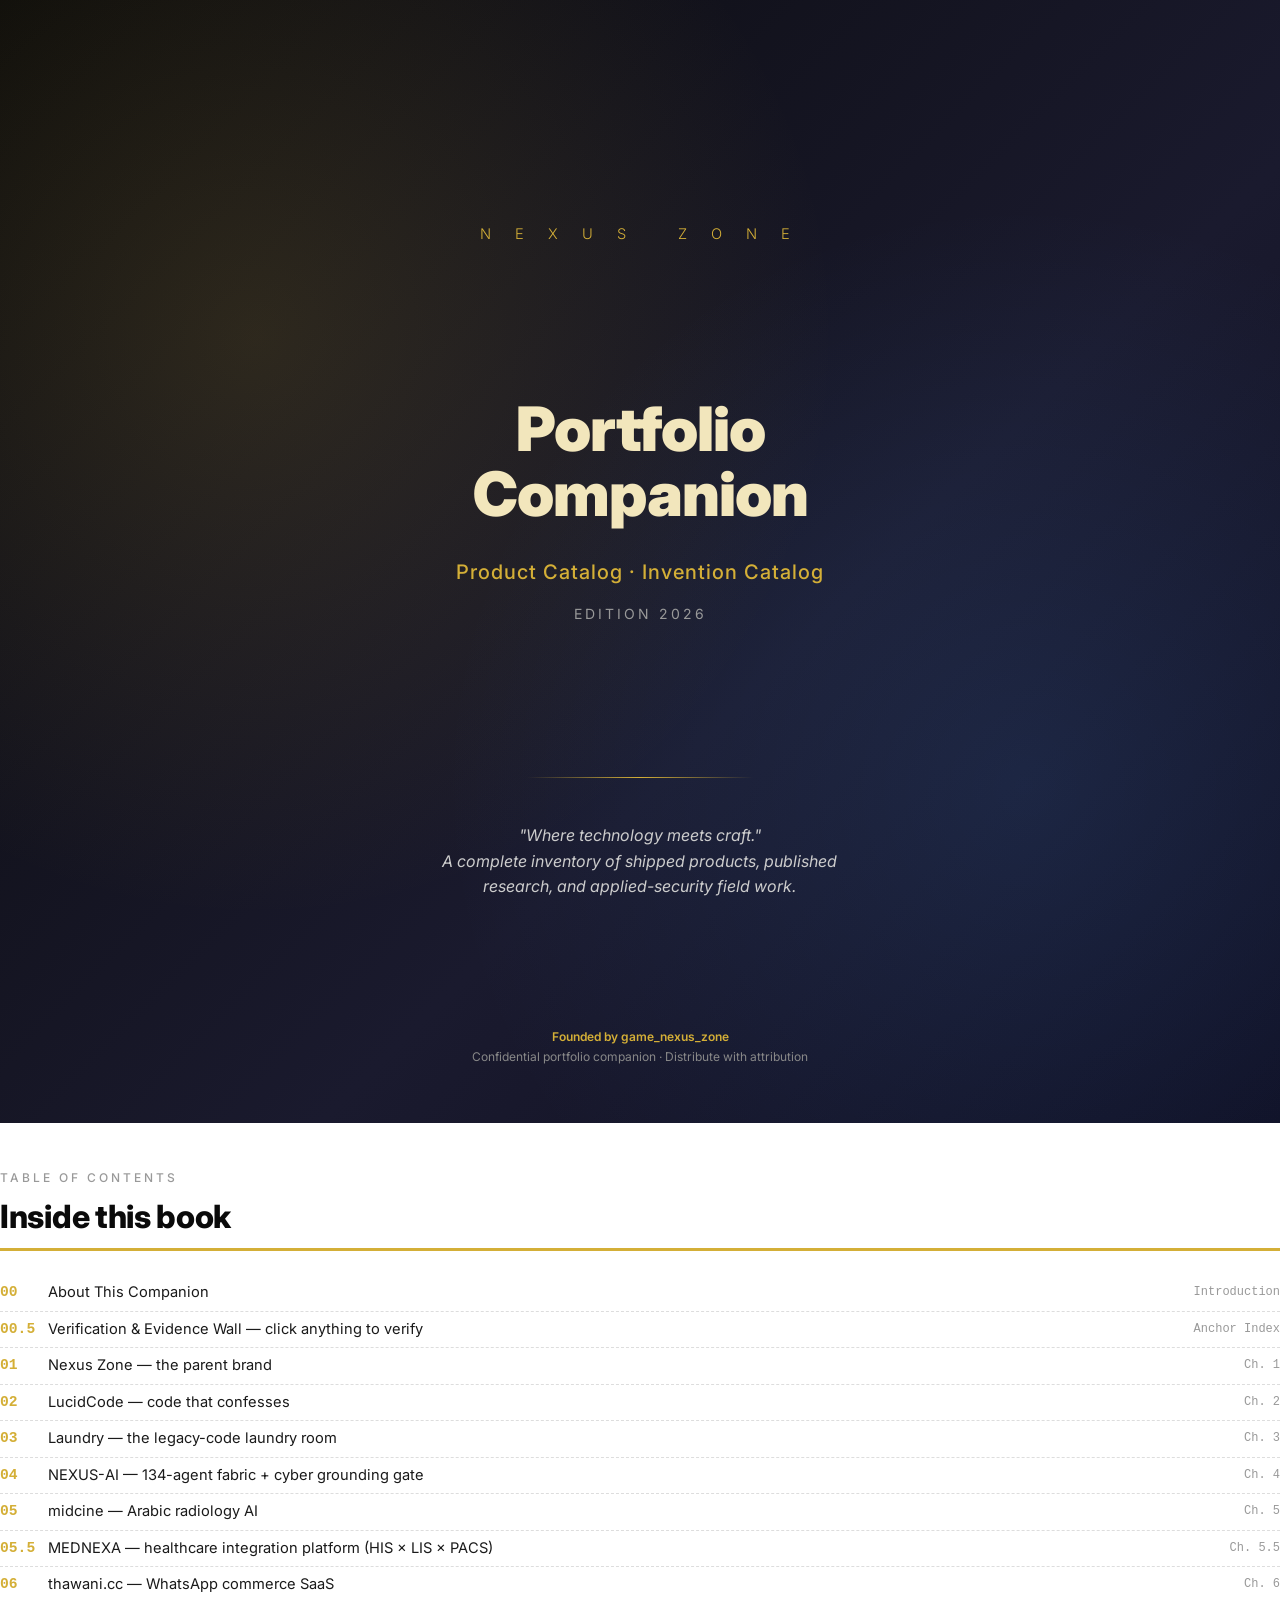
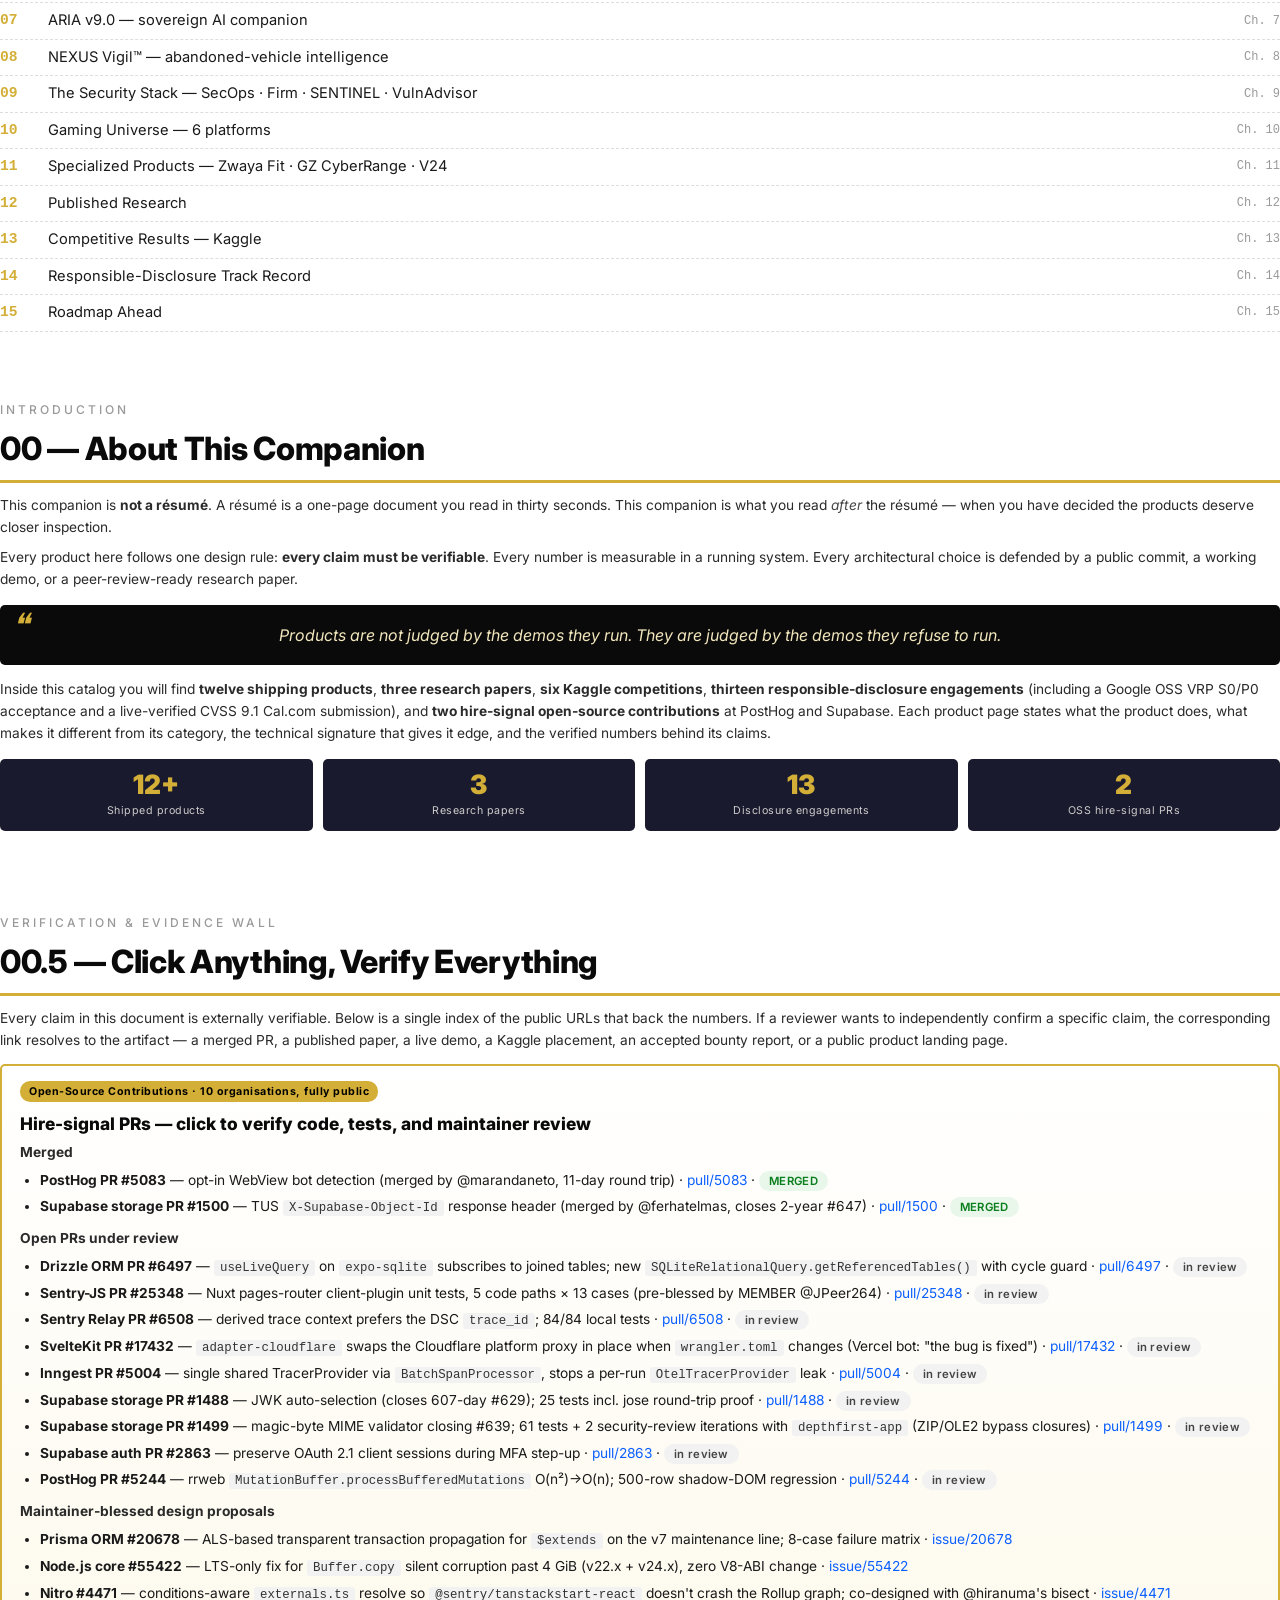
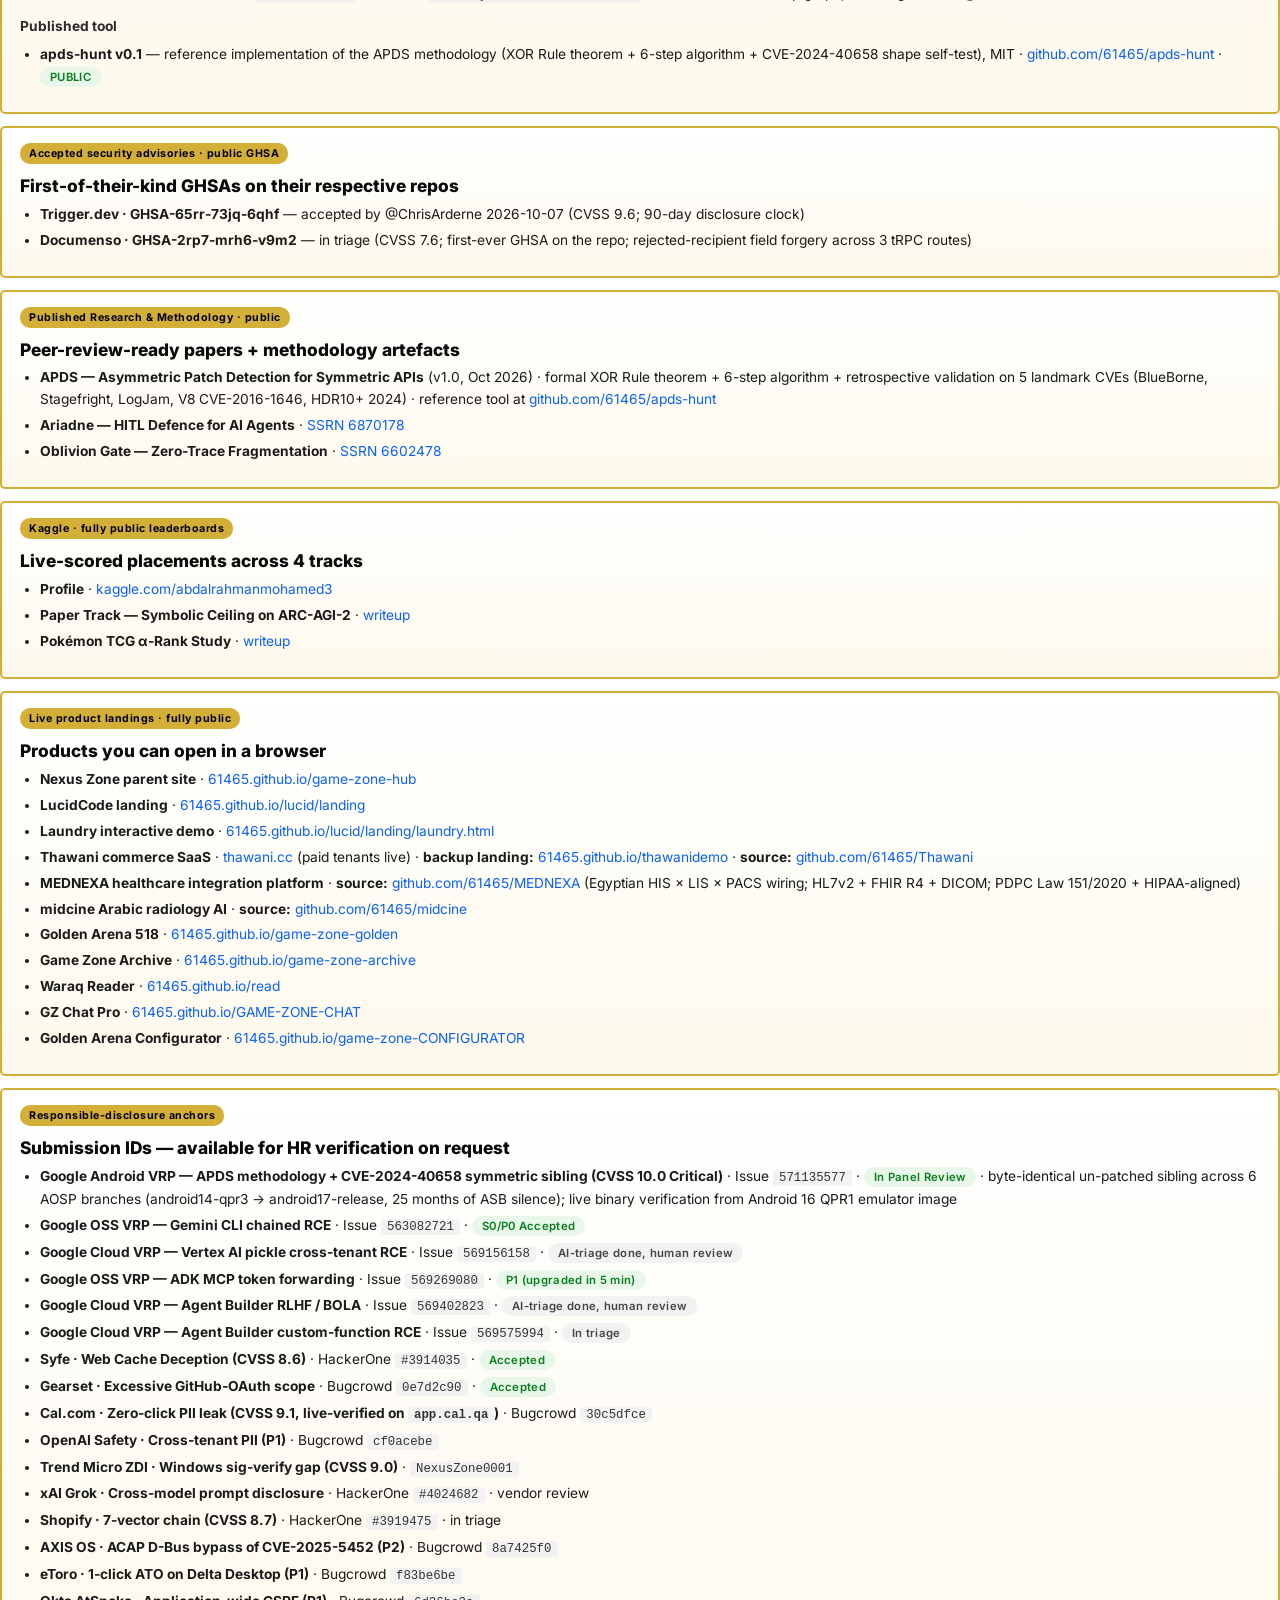
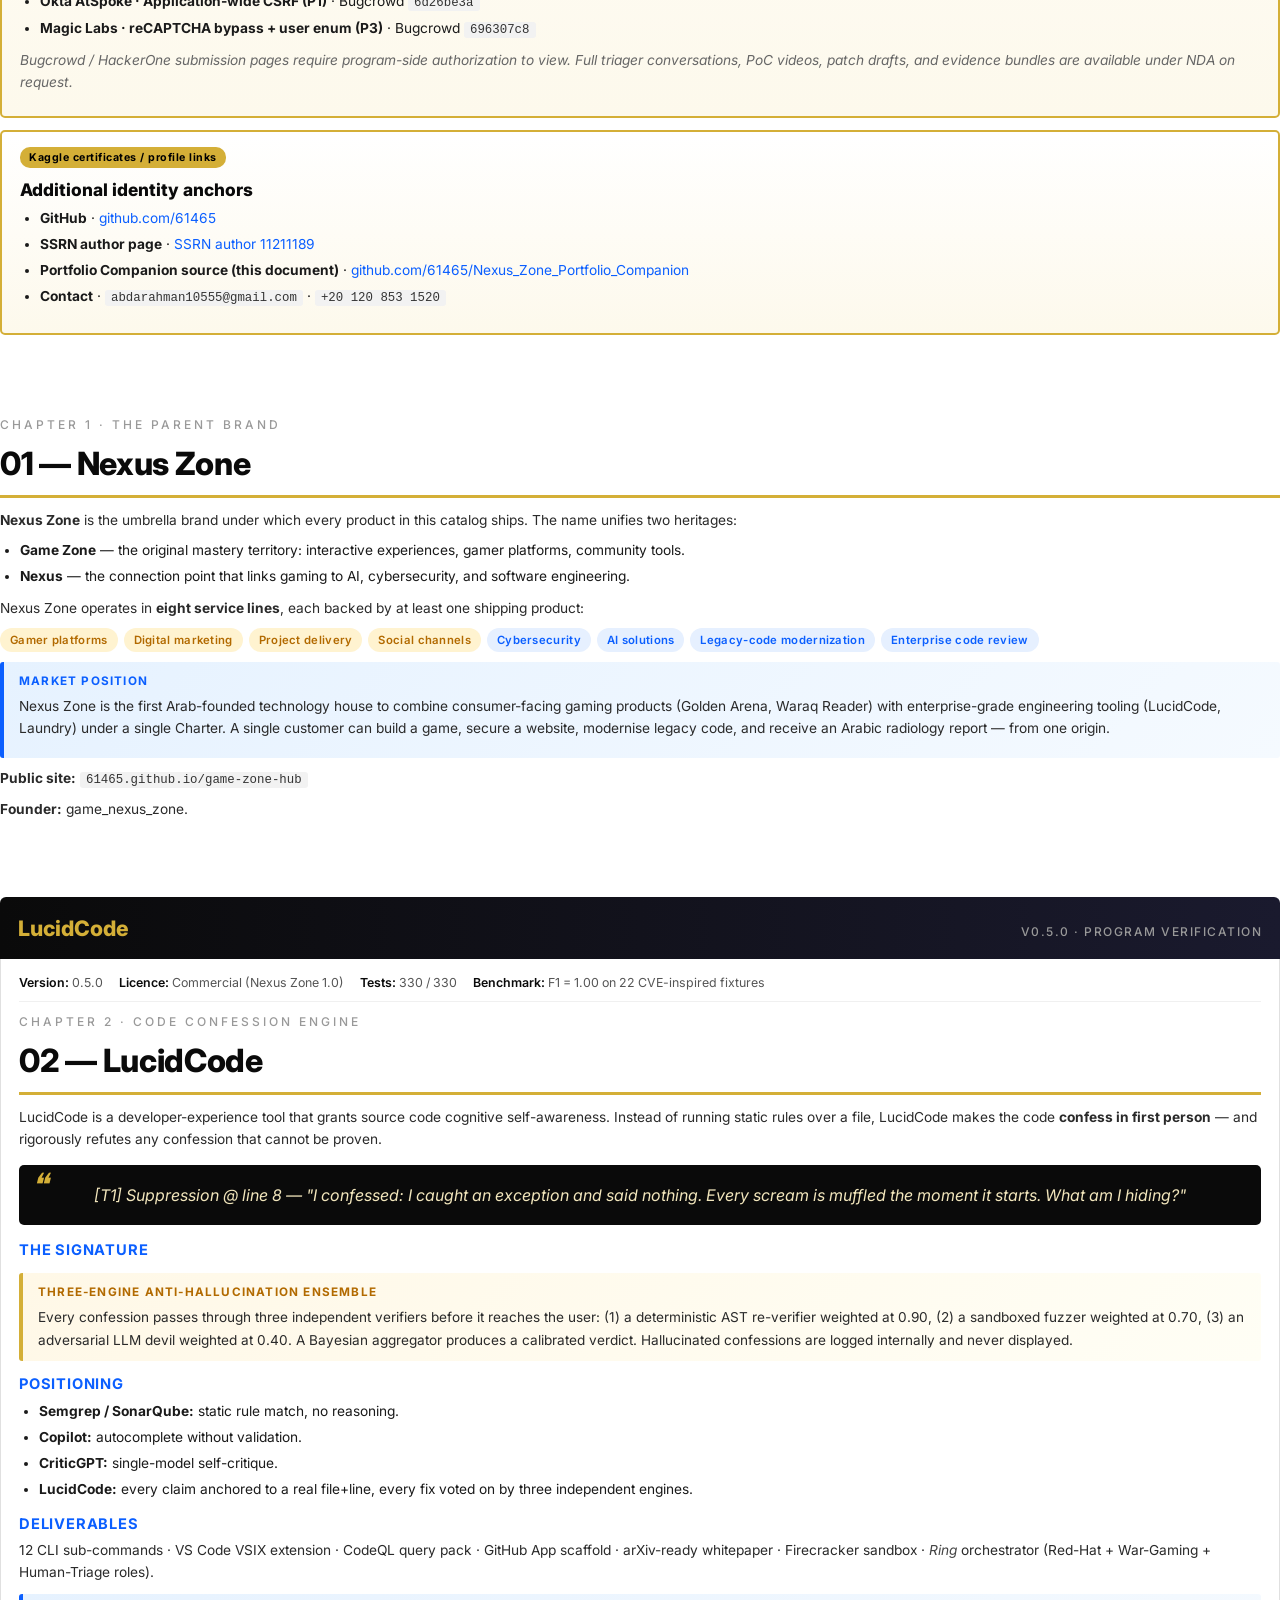
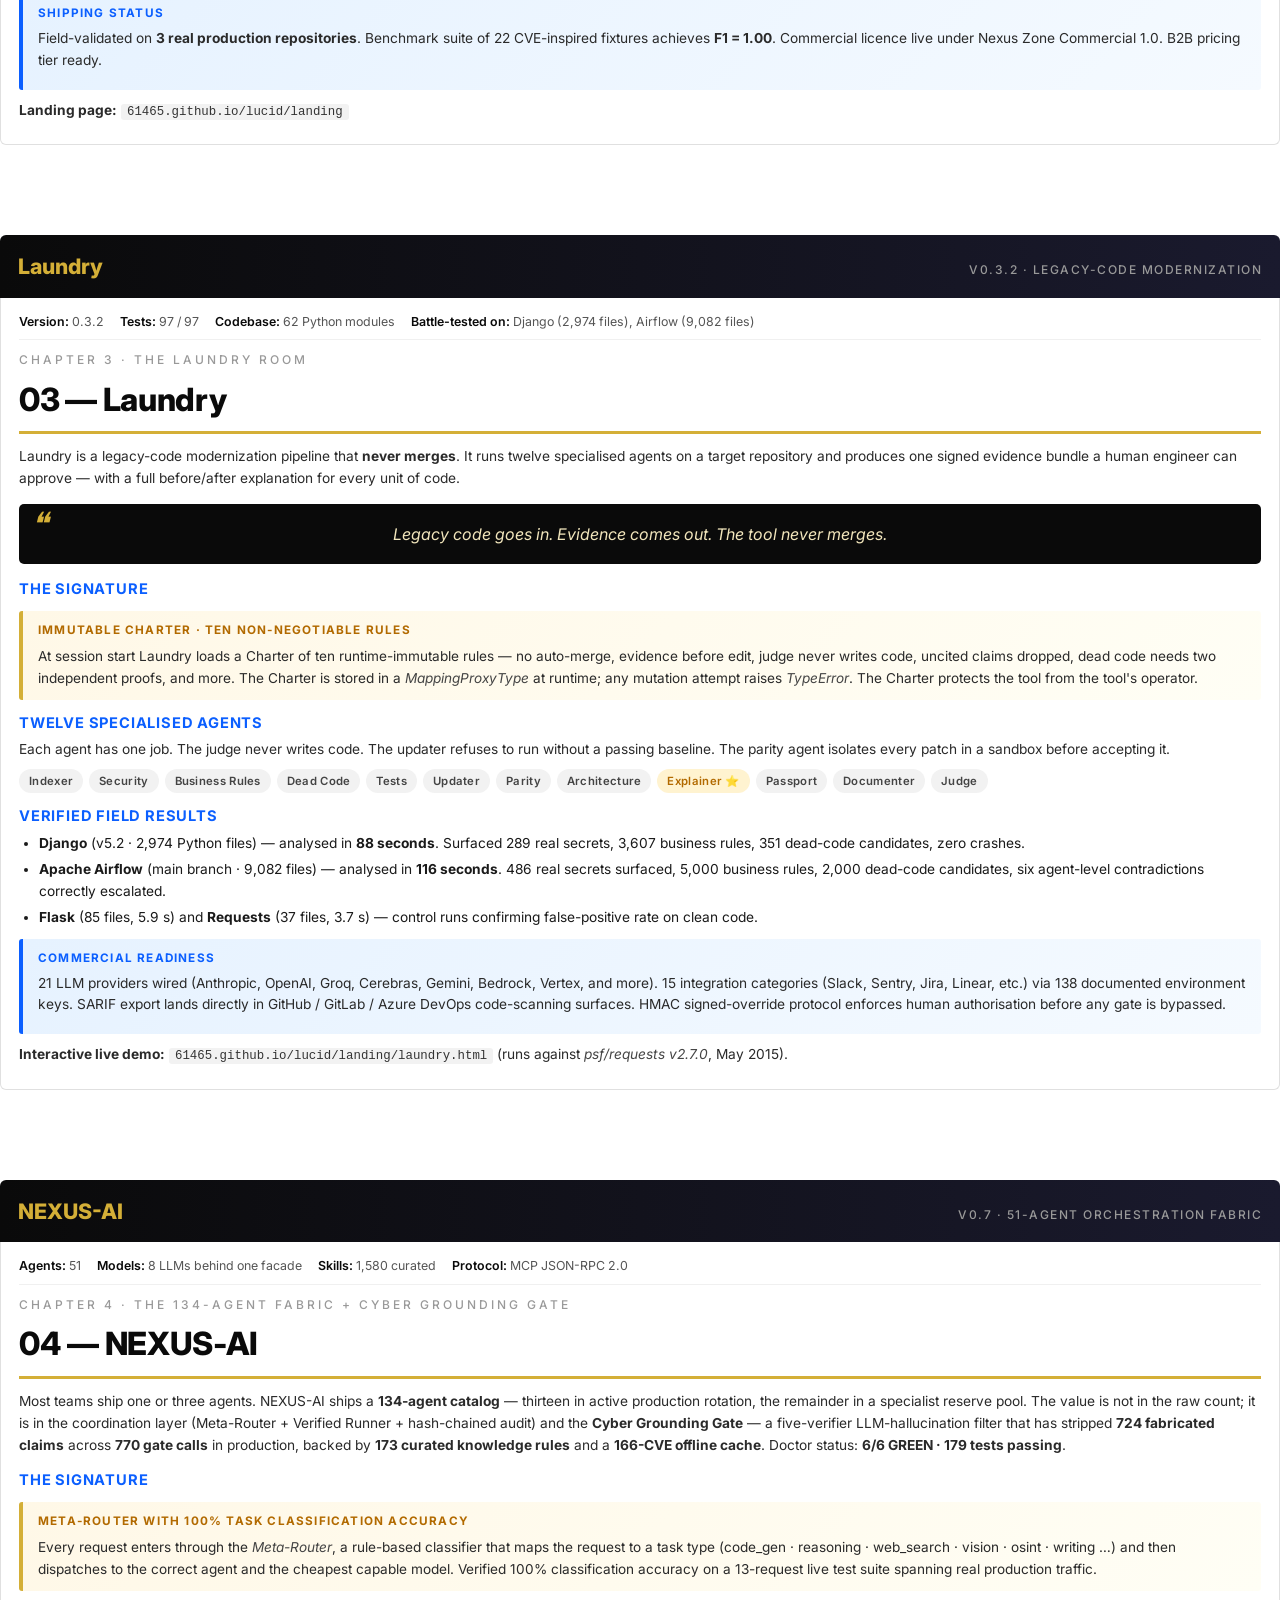
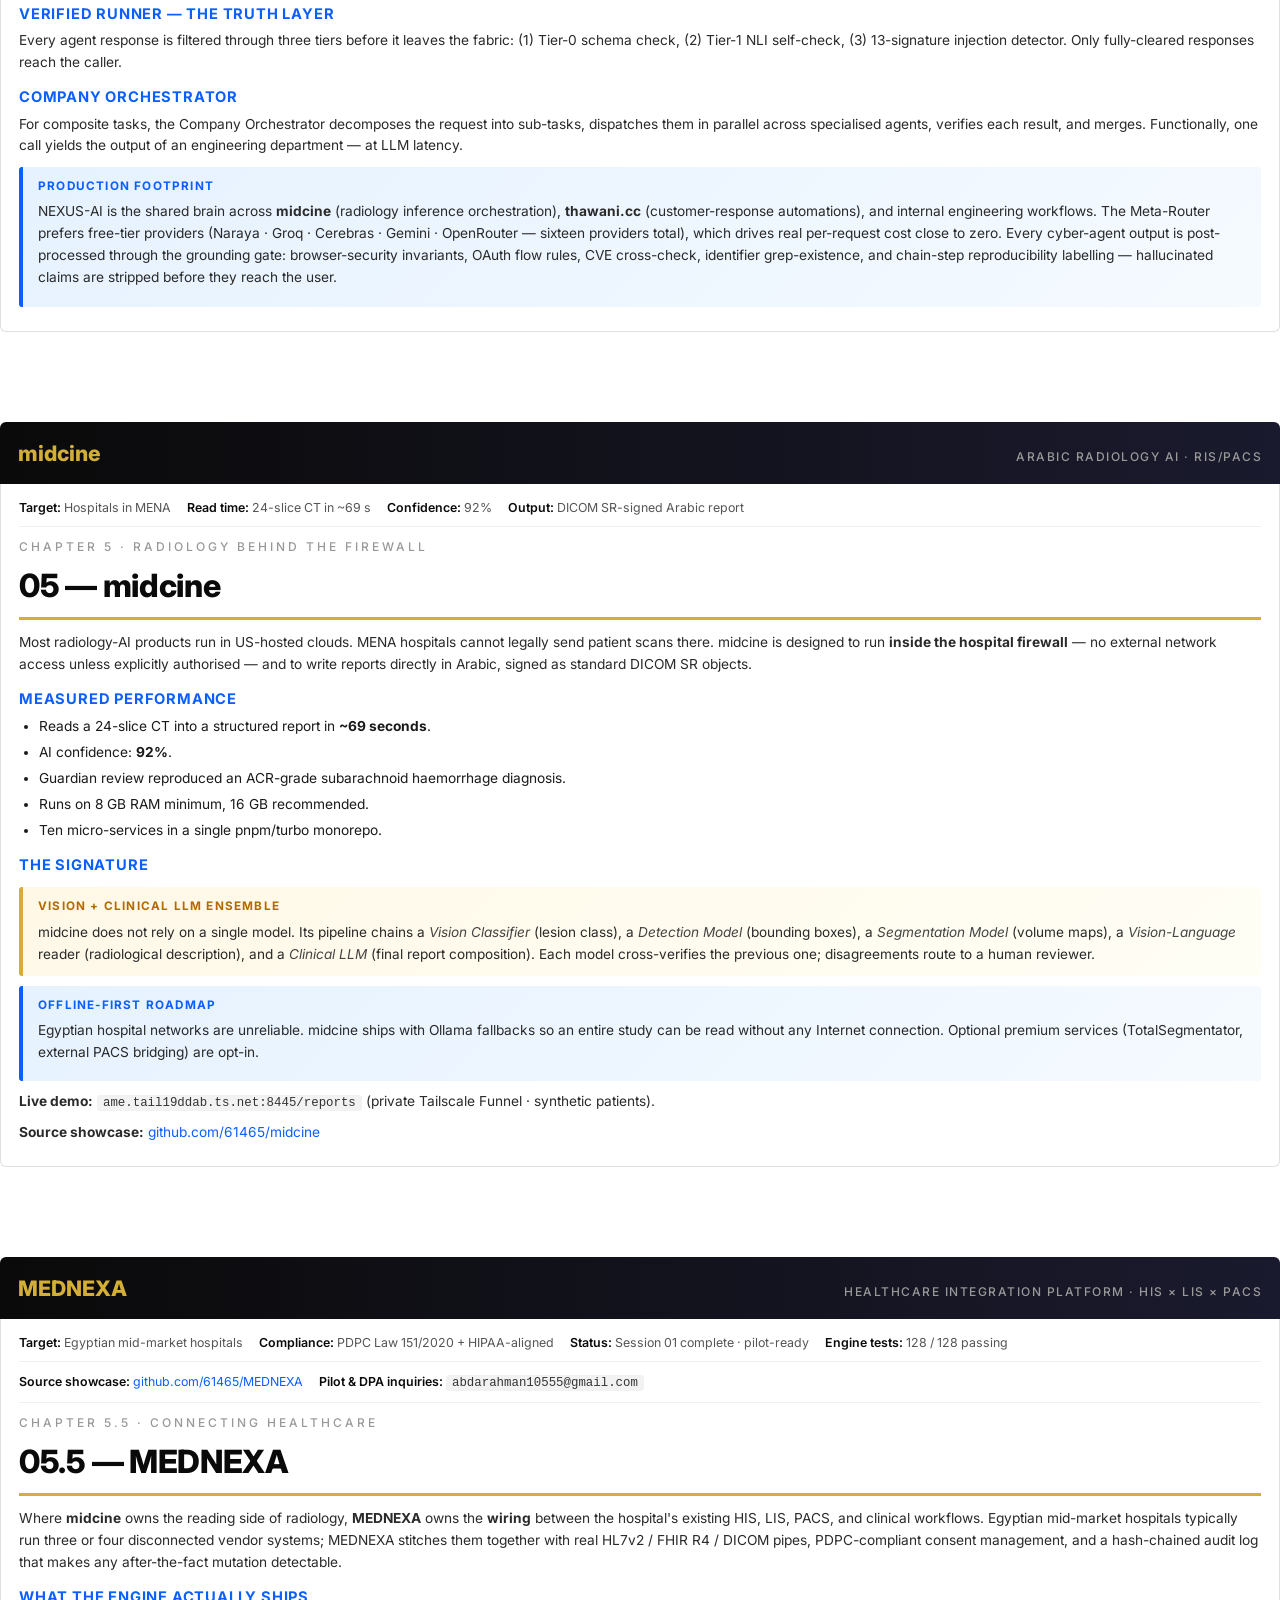
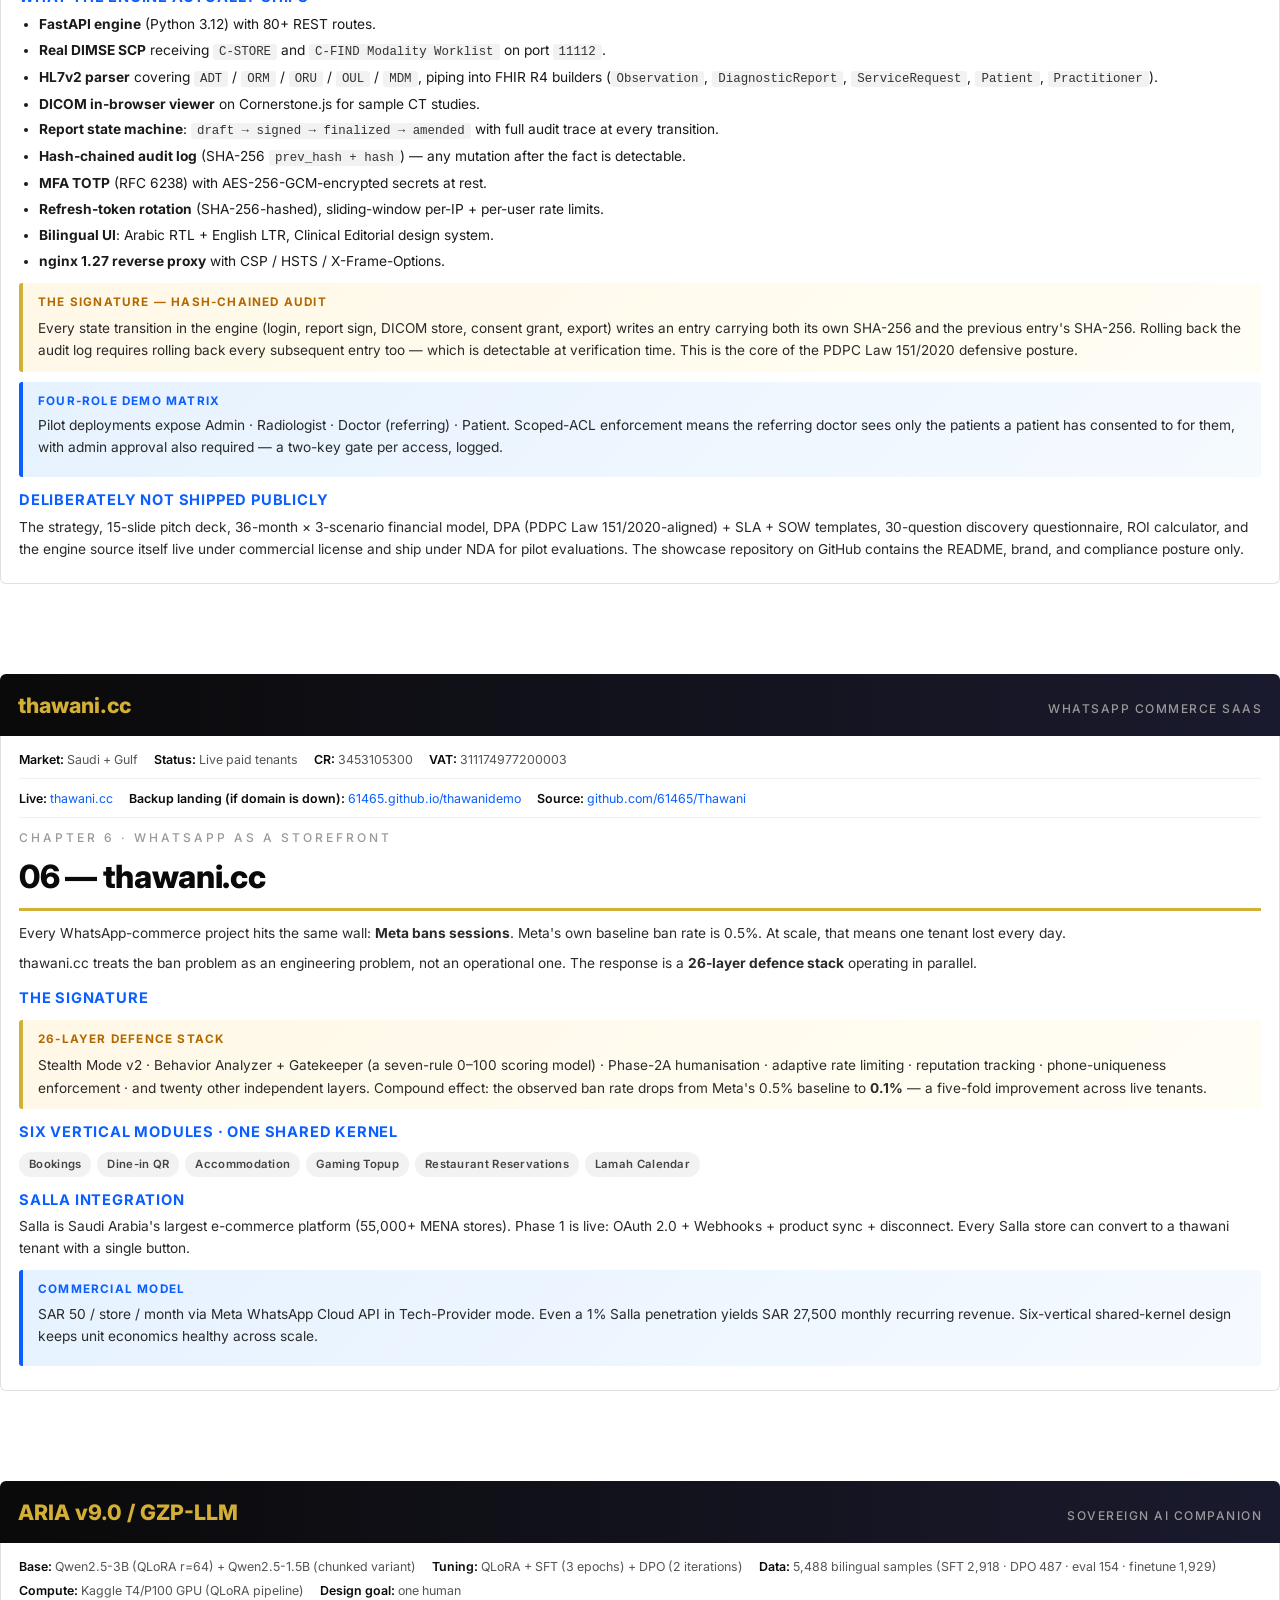
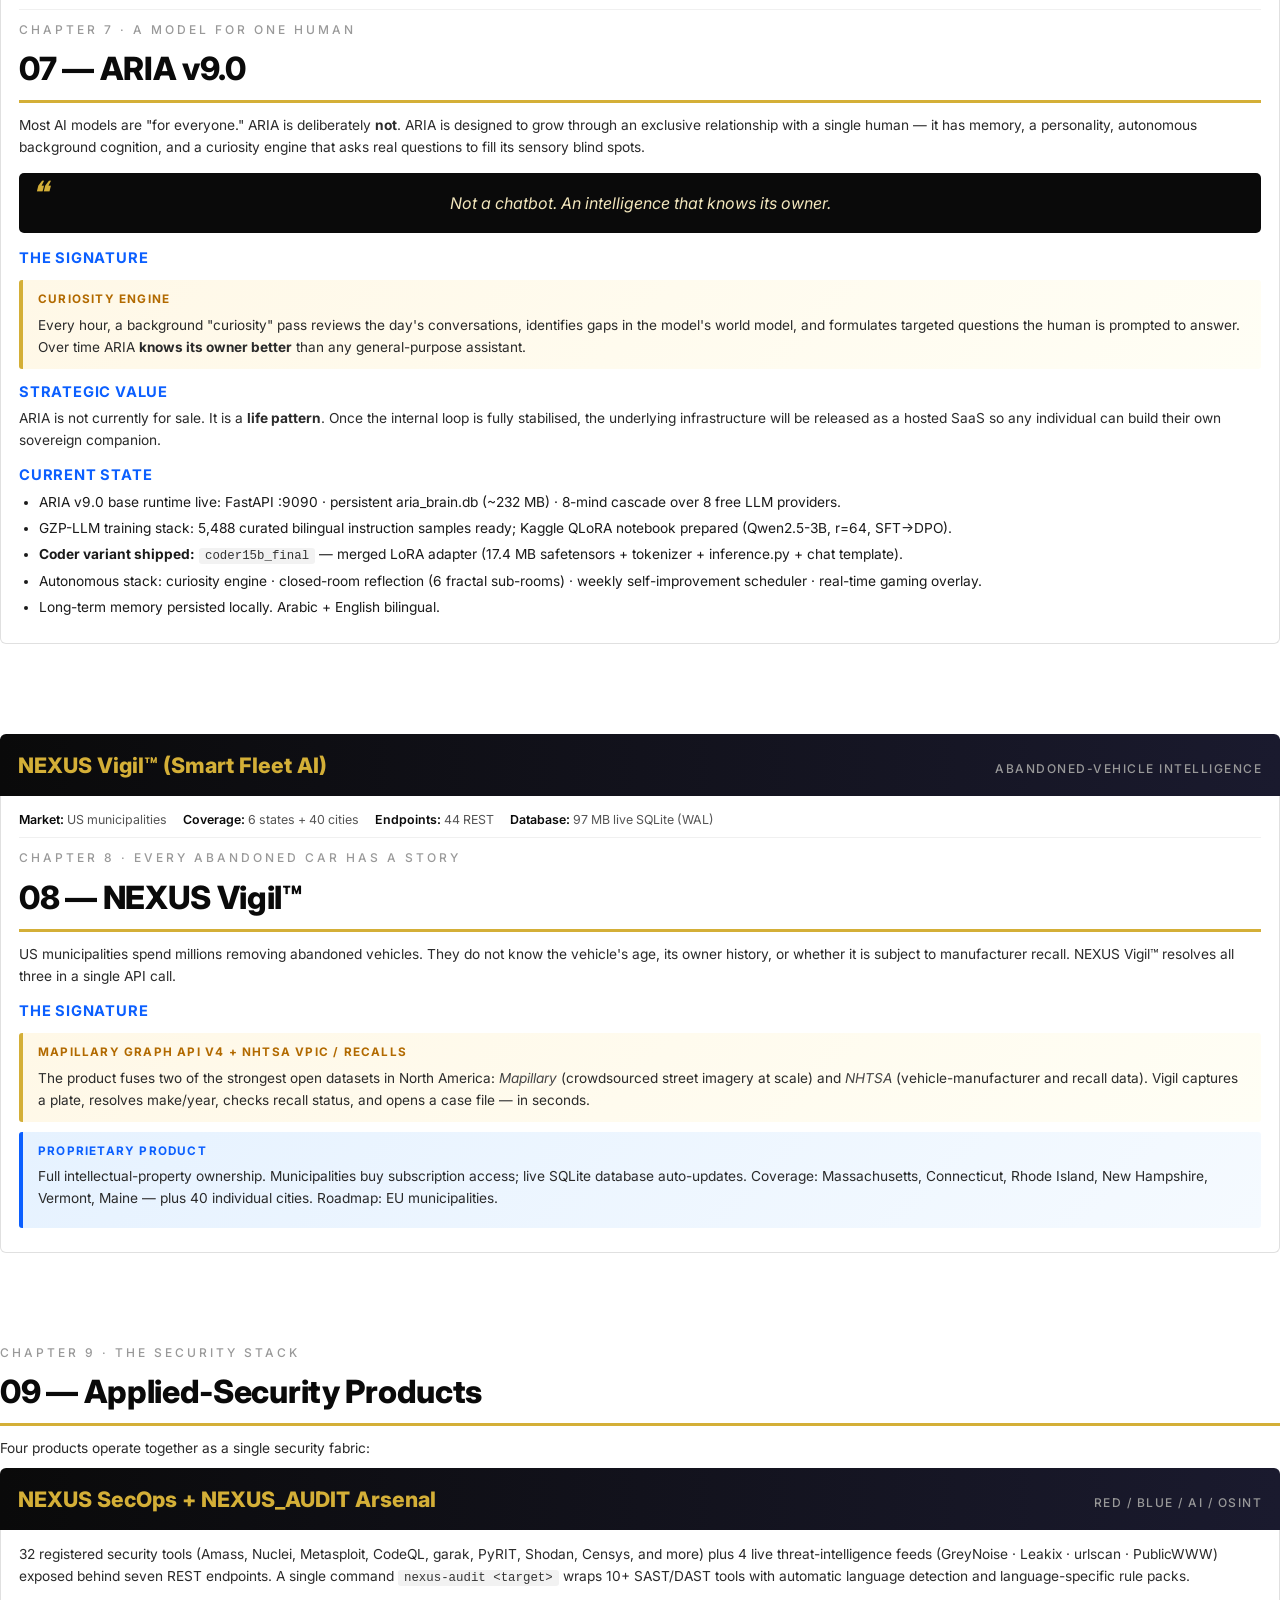
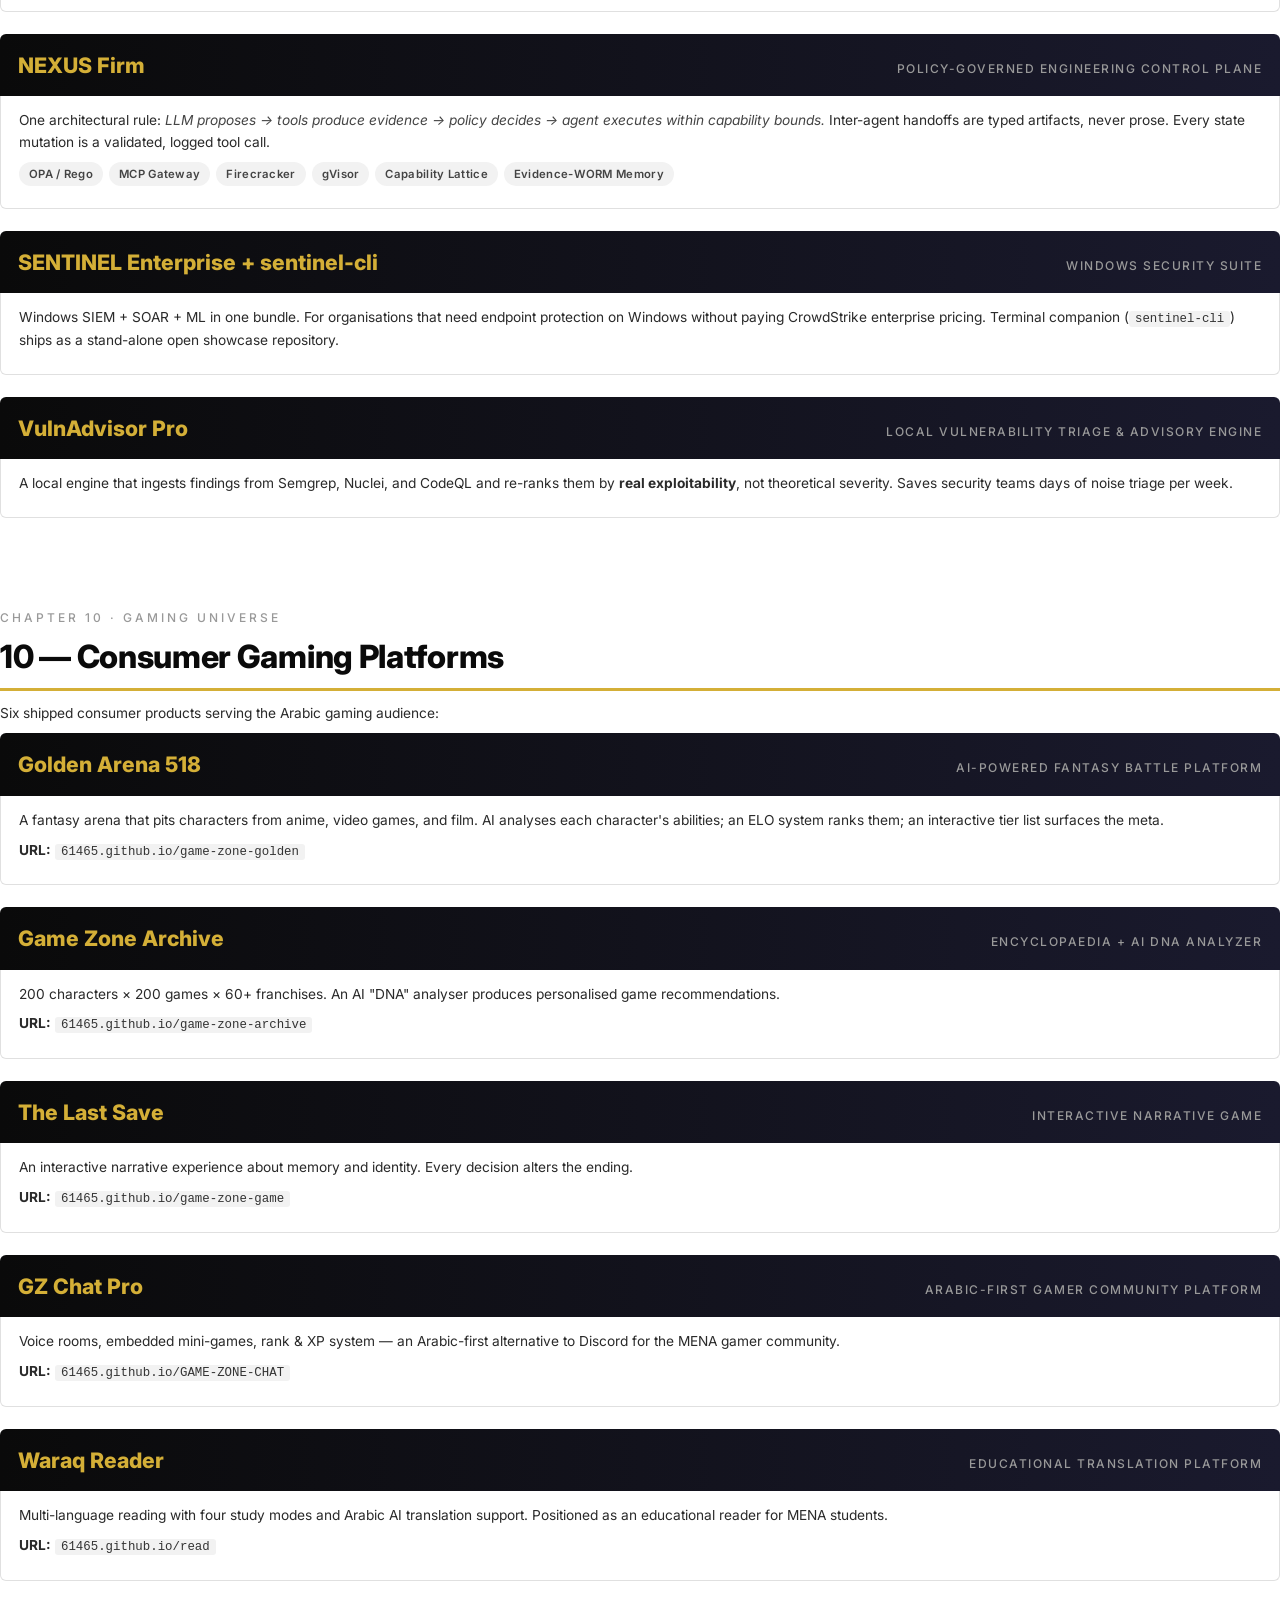
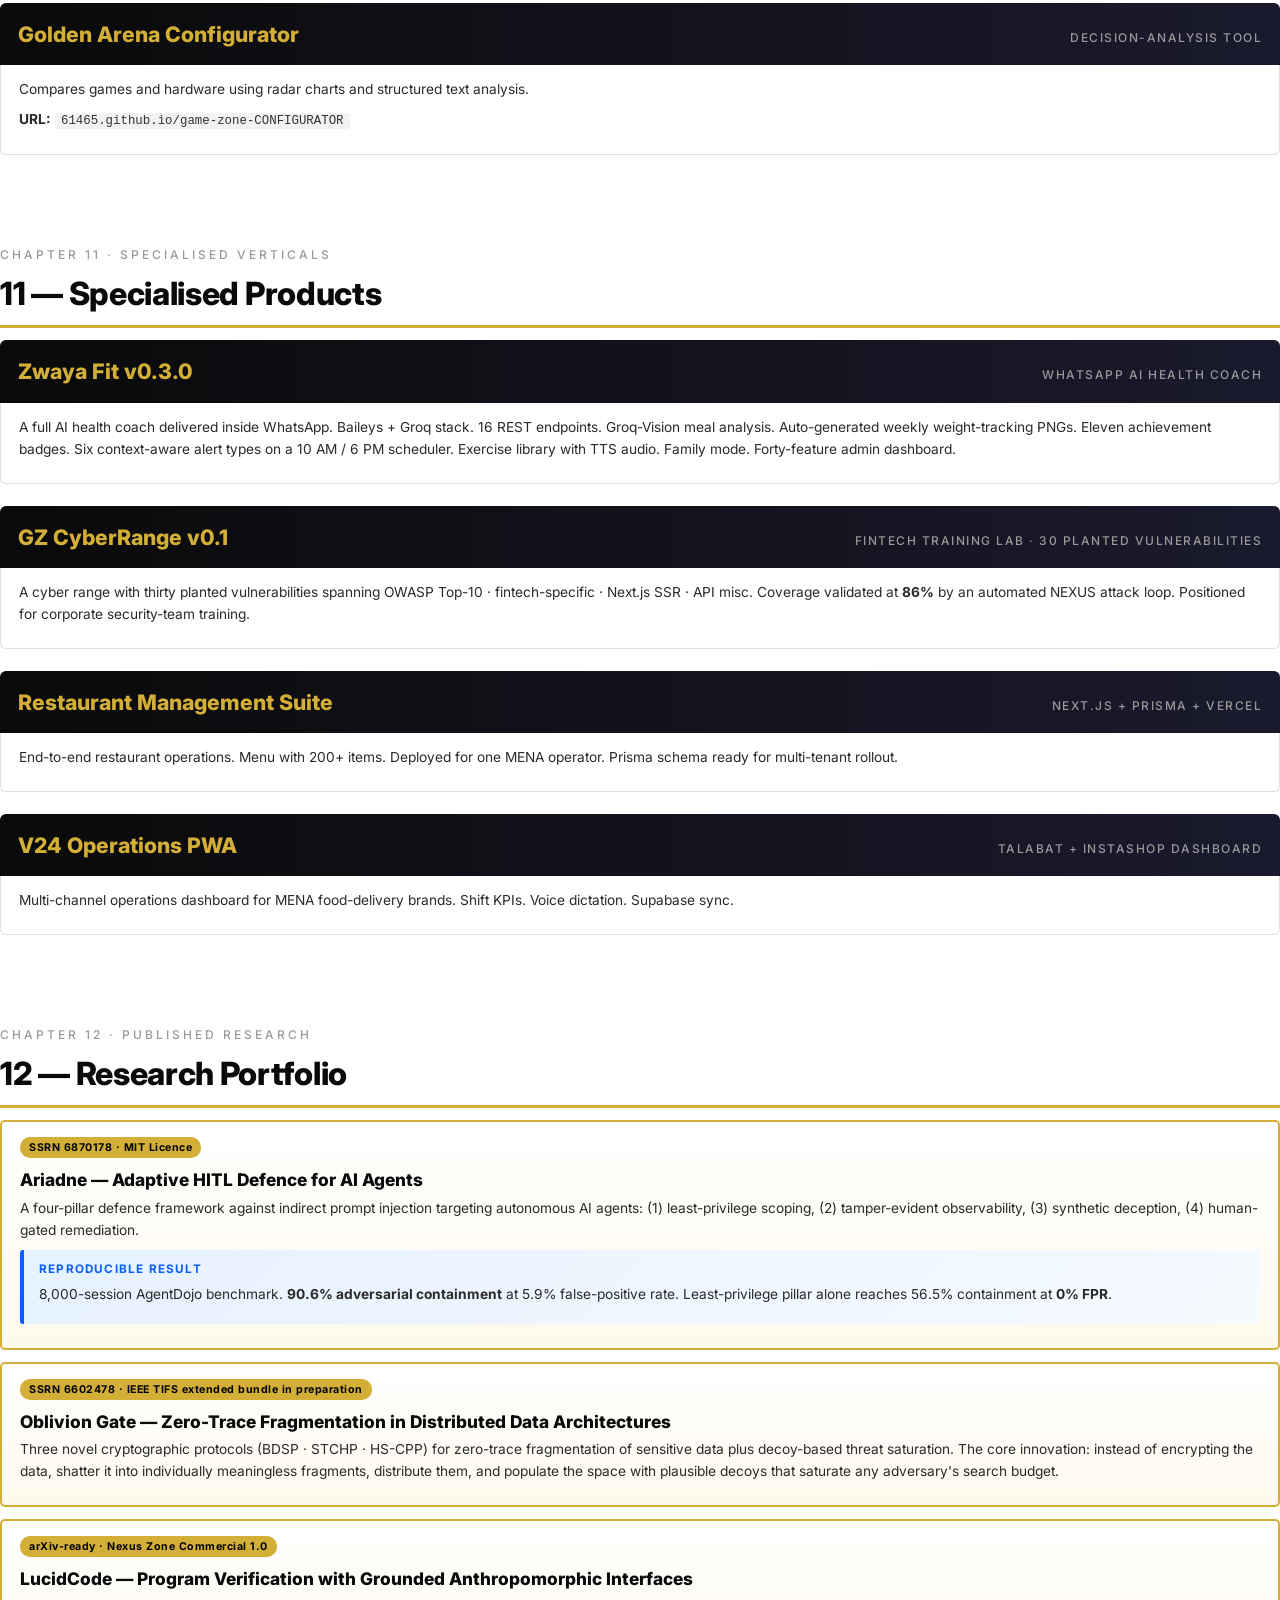
<file: index.html>
<!DOCTYPE html>
<html lang="en">
<head>
<meta charset="UTF-8">
<title>Nexus Zone — Portfolio Companion · Product Catalog</title>
<style>
  @import url('https://fonts.googleapis.com/css2?family=Inter:wght@300;400;500;600;700;800;900&display=swap');
  @page { size: A4; margin: 14mm 16mm; }
  @page :first { margin: 0; }
  * { box-sizing: border-box; margin: 0; padding: 0; }
  html, body {
    background: #fff;
    color: #1a1a1a;
    font-family: 'Inter', 'Segoe UI', Arial, sans-serif;
    font-size: 10.3pt;
    line-height: 1.6;
  }

  /* ═══════════════ COVER ═══════════════ */
  .cover {
    page-break-after: always;
    height: 297mm;
    background: linear-gradient(135deg, #0a0a0a 0%, #1a1a2e 60%, #0f0f23 100%);
    color: #fff;
    padding: 45mm 22mm;
    text-align: center;
    position: relative;
    display: flex;
    flex-direction: column;
    justify-content: center;
    align-items: center;
  }
  .cover::before {
    content: "";
    position: absolute;
    inset: 0;
    background:
      radial-gradient(circle at 20% 30%, rgba(212,175,55,.15) 0%, transparent 45%),
      radial-gradient(circle at 80% 70%, rgba(78,158,255,.12) 0%, transparent 45%);
    pointer-events: none;
  }
  .cover .brand {
    font-size: 11pt;
    letter-spacing: 10px;
    color: #d4af37;
    margin-bottom: 40mm;
    font-weight: 300;
    z-index: 2;
  }
  .cover h1 {
    font-size: 46pt;
    font-weight: 900;
    color: #f2e6bc;
    line-height: 1.05;
    margin-bottom: 8mm;
    letter-spacing: -1px;
    z-index: 2;
  }
  .cover .subtitle {
    font-size: 15pt;
    color: #d4af37;
    font-weight: 500;
    margin-bottom: 4mm;
    letter-spacing: 1px;
    z-index: 2;
  }
  .cover .en-subtitle {
    font-size: 10.5pt;
    color: #999;
    letter-spacing: 3px;
    text-transform: uppercase;
    z-index: 2;
  }
  .cover .divider {
    width: 60mm;
    height: 1px;
    background: linear-gradient(90deg, transparent, #d4af37, transparent);
    margin: 40mm auto 12mm;
    z-index: 2;
  }
  .cover .tagline {
    font-size: 12pt;
    color: #ccc;
    font-style: italic;
    max-width: 110mm;
    z-index: 2;
    line-height: 1.6;
  }
  .cover .footer-cover {
    position: absolute;
    bottom: 15mm;
    left: 0; right: 0;
    text-align: center;
    color: #666;
    font-size: 9pt;
    z-index: 2;
  }
  .cover .footer-cover b { color: #d4af37; font-weight: 600; }

  /* ═══════════════ CONTENT ═══════════════ */
  section {
    padding: 12mm 0 6mm 0;
    page-break-inside: avoid;
  }
  h2 {
    font-size: 24pt;
    font-weight: 800;
    color: #0a0a0a;
    padding-bottom: 6px;
    margin-bottom: 12px;
    border-bottom: 3px solid #d4af37;
    letter-spacing: -0.3px;
    position: relative;
  }
  h2 .h2-tag {
    display: block;
    font-size: 9pt;
    color: #999;
    letter-spacing: 3px;
    text-transform: uppercase;
    font-weight: 500;
    margin-bottom: 4px;
  }
  h3 {
    font-size: 14pt;
    font-weight: 700;
    color: #1a1a2e;
    margin: 16px 0 6px 0;
  }
  h4 {
    font-size: 11pt;
    font-weight: 700;
    color: #0b5fff;
    margin: 12px 0 4px 0;
    text-transform: uppercase;
    letter-spacing: 0.8px;
  }
  p {
    margin-bottom: 8px;
    color: #2a2a2a;
    font-size: 10.3pt;
  }
  ul { margin: 4px 0 10px 20px; padding: 0; }
  li { margin-bottom: 4px; line-height: 1.6; }
  strong { color: #000; font-weight: 700; }
  em { color: #444; font-style: italic; }
  code {
    font-family: ui-monospace, 'SF Mono', Consolas, monospace;
    background: #f2f2f2;
    padding: 1px 6px;
    border-radius: 3px;
    font-size: 9.3pt;
    color: #333;
  }

  /* ═══════════════ TOC ═══════════════ */
  .toc { page-break-after: always; }
  .toc h2 { margin-bottom: 24px; }
  .toc-item {
    padding: 6px 0;
    border-bottom: 1px dashed #ddd;
    font-size: 11pt;
    display: flex;
    justify-content: space-between;
    align-items: center;
  }
  .toc-num {
    color: #d4af37;
    font-weight: 700;
    min-width: 36px;
    font-family: ui-monospace, monospace;
  }
  .toc-name { flex: 1; padding: 0 12px; color: #1a1a1a; }
  .toc-page { color: #999; font-size: 9pt; font-family: ui-monospace, monospace; }

  /* ═══════════════ PRODUCT CARDS ═══════════════ */
  .product {
    margin-bottom: 22px;
    page-break-inside: avoid;
  }
  .prod-header {
    background: linear-gradient(90deg, #0a0a0a, #1a1a2e);
    color: #f2e6bc;
    padding: 14px 18px;
    border-radius: 6px 6px 0 0;
    display: flex;
    justify-content: space-between;
    align-items: baseline;
    flex-wrap: wrap;
    gap: 8px;
  }
  .prod-name {
    font-size: 16pt;
    font-weight: 800;
    color: #d4af37;
  }
  .prod-tag {
    font-size: 9pt;
    letter-spacing: 1.5px;
    color: #999;
    text-transform: uppercase;
    font-weight: 500;
  }
  .prod-body {
    background: #fff;
    border: 1px solid #e0e0e0;
    border-top: none;
    border-radius: 0 0 6px 6px;
    padding: 14px 18px;
  }
  .prod-meta {
    font-size: 9.3pt;
    color: #555;
    margin-bottom: 10px;
    padding-bottom: 8px;
    border-bottom: 1px solid #f0f0f0;
    display: flex;
    flex-wrap: wrap;
    gap: 4px 16px;
  }
  .prod-meta .meta-item b {
    color: #0a0a0a;
    font-weight: 600;
  }

  /* Highlight boxes */
  .signature-box {
    background: linear-gradient(135deg, #fff8e7, #fffef5);
    border-left: 4px solid #d4af37;
    padding: 10px 15px;
    margin: 10px 0;
    border-radius: 3px;
  }
  .signature-box .label {
    color: #b26a00;
    font-size: 8.8pt;
    font-weight: 700;
    letter-spacing: 1.2px;
    text-transform: uppercase;
    display: block;
    margin-bottom: 5px;
  }
  .signature-box p {
    color: #2a2a2a;
    font-size: 10.2pt;
    margin: 0;
    line-height: 1.65;
  }

  .metric-box {
    background: linear-gradient(135deg, #e6f2ff, #f5faff);
    border-left: 4px solid #0b5fff;
    padding: 10px 15px;
    margin: 10px 0;
    border-radius: 3px;
  }
  .metric-box .label {
    color: #0b5fff;
    font-size: 8.8pt;
    font-weight: 700;
    letter-spacing: 1.2px;
    text-transform: uppercase;
    display: block;
    margin-bottom: 5px;
  }

  /* Stats bar */
  .stats-bar {
    display: grid;
    grid-template-columns: repeat(4, 1fr);
    gap: 10px;
    margin: 14px 0;
  }
  .stat-item {
    background: #1a1a2e;
    color: #fff;
    padding: 12px 10px;
    border-radius: 5px;
    text-align: center;
  }
  .stat-item .n {
    font-size: 20pt;
    font-weight: 900;
    color: #d4af37;
    display: block;
    line-height: 1;
  }
  .stat-item .l {
    font-size: 8pt;
    color: #ccc;
    margin-top: 4px;
    display: block;
    letter-spacing: 0.5px;
  }

  /* Quote */
  .quote {
    background: #0a0a0a;
    color: #f2e6bc;
    padding: 18px 24px;
    margin: 14px 0;
    border-radius: 5px;
    font-style: italic;
    font-size: 12pt;
    text-align: center;
    line-height: 1.5;
    position: relative;
  }
  .quote::before {
    content: "❝";
    position: absolute;
    top: 4px;
    left: 12px;
    color: #d4af37;
    font-size: 24pt;
    line-height: 1;
  }

  /* Tags */
  .tag-row {
    display: flex;
    flex-wrap: wrap;
    gap: 6px;
    margin: 8px 0;
  }
  .tag {
    background: #f2f2f2;
    color: #444;
    font-size: 8.5pt;
    padding: 3px 10px;
    border-radius: 12px;
    font-weight: 600;
    letter-spacing: 0.3px;
  }
  .tag.gold {
    background: #fff3d0;
    color: #b26a00;
  }
  .tag.blue {
    background: #e6f0ff;
    color: #0b5fff;
  }
  .tag.green {
    background: #e8f7ea;
    color: #0a7d1c;
  }
  .tag.red {
    background: #ffeaea;
    color: #c02020;
  }

  /* Research blocks */
  .research-block {
    border: 2px solid #d4af37;
    padding: 14px 18px;
    margin: 12px 0;
    border-radius: 5px;
    background: linear-gradient(180deg, #fff, #fdf9ec);
  }
  .research-block .r-title {
    font-size: 13pt;
    font-weight: 800;
    color: #0a0a0a;
    margin-bottom: 4px;
  }
  .research-block .r-badge {
    display: inline-block;
    background: #d4af37;
    color: #000;
    font-size: 8pt;
    padding: 2px 9px;
    border-radius: 10px;
    font-weight: 700;
    margin-bottom: 8px;
    letter-spacing: 0.5px;
  }

  /* Bounty table */
  .bounty-table {
    width: 100%;
    border-collapse: collapse;
    font-size: 9.3pt;
    margin: 8px 0;
  }
  .bounty-table th, .bounty-table td {
    padding: 8px 10px;
    border-bottom: 1px solid #eee;
    text-align: left;
    vertical-align: top;
  }
  .bounty-table th {
    background: #0a0a0a;
    color: #d4af37;
    font-weight: 700;
    font-size: 8.5pt;
    text-transform: uppercase;
    letter-spacing: 1px;
  }
  .status-accepted { color: #0a7d1c; font-weight: 700; }
  .status-triage   { color: #b26a00; font-weight: 700; }
  .status-live     { color: #1e5db0; font-weight: 700; }

  /* Final page */
  .final-page {
    background: linear-gradient(135deg, #0a0a0a 0%, #1a1a2e 100%);
    color: #fff;
    padding: 50mm 22mm;
    text-align: center;
    height: 297mm;
    page-break-before: always;
  }
  .final-page h2 {
    color: #d4af37;
    font-size: 28pt;
    border: none;
    padding: 0;
    margin-bottom: 20px;
  }
  .final-page .h2-tag { display: none; }
  .final-page .final-msg {
    color: #f2e6bc;
    font-size: 13pt;
    max-width: 130mm;
    margin: 0 auto 30px;
    line-height: 1.7;
  }
  .final-page .contact-block {
    background: rgba(212,175,55,.08);
    border: 1px solid rgba(212,175,55,.3);
    border-radius: 10px;
    padding: 22px 34px;
    display: inline-block;
    margin-top: 20px;
  }
  .final-page .email {
    color: #d4af37;
    font-size: 15pt;
    letter-spacing: 1px;
    font-family: ui-monospace, monospace;
  }

  a { color: #0b5fff; text-decoration: none; }
</style>
</head>
<body>

<!-- ═══════════════════════════════ COVER ═══════════════════════════════ -->
<div class="cover">
  <div class="brand">N E X U S &nbsp; Z O N E</div>
  <h1>Portfolio<br>Companion</h1>
  <div class="subtitle">Product Catalog · Invention Catalog</div>
  <div class="en-subtitle">Edition 2026</div>
  <div class="divider"></div>
  <div class="tagline">
    "Where technology meets craft."<br>
    A complete inventory of shipped products, published research, and applied-security field work.
  </div>
  <div class="footer-cover">
    <b>Founded by game_nexus_zone</b><br>
    <span style="color:#888;">Confidential portfolio companion · Distribute with attribution</span>
  </div>
</div>

<!-- ═══════════════════════════════ TOC ═══════════════════════════════ -->
<section class="toc">
  <h2><span class="h2-tag">Table of Contents</span>Inside this book</h2>
  <div class="toc-item"><span class="toc-num">00</span><span class="toc-name">About This Companion</span><span class="toc-page">Introduction</span></div>
  <div class="toc-item"><span class="toc-num">00.5</span><span class="toc-name">Verification &amp; Evidence Wall — click anything to verify</span><span class="toc-page">Anchor Index</span></div>
  <div class="toc-item"><span class="toc-num">01</span><span class="toc-name">Nexus Zone — the parent brand</span><span class="toc-page">Ch. 1</span></div>
  <div class="toc-item"><span class="toc-num">02</span><span class="toc-name">LucidCode — code that confesses</span><span class="toc-page">Ch. 2</span></div>
  <div class="toc-item"><span class="toc-num">03</span><span class="toc-name">Laundry — the legacy-code laundry room</span><span class="toc-page">Ch. 3</span></div>
  <div class="toc-item"><span class="toc-num">04</span><span class="toc-name">NEXUS-AI — 134-agent fabric + cyber grounding gate</span><span class="toc-page">Ch. 4</span></div>
  <div class="toc-item"><span class="toc-num">05</span><span class="toc-name">midcine — Arabic radiology AI</span><span class="toc-page">Ch. 5</span></div>
  <div class="toc-item"><span class="toc-num">05.5</span><span class="toc-name">MEDNEXA — healthcare integration platform (HIS × LIS × PACS)</span><span class="toc-page">Ch. 5.5</span></div>
  <div class="toc-item"><span class="toc-num">06</span><span class="toc-name">thawani.cc — WhatsApp commerce SaaS</span><span class="toc-page">Ch. 6</span></div>
  <div class="toc-item"><span class="toc-num">07</span><span class="toc-name">ARIA v9.0 — sovereign AI companion</span><span class="toc-page">Ch. 7</span></div>
  <div class="toc-item"><span class="toc-num">08</span><span class="toc-name">NEXUS Vigil™ — abandoned-vehicle intelligence</span><span class="toc-page">Ch. 8</span></div>
  <div class="toc-item"><span class="toc-num">09</span><span class="toc-name">The Security Stack — SecOps · Firm · SENTINEL · VulnAdvisor</span><span class="toc-page">Ch. 9</span></div>
  <div class="toc-item"><span class="toc-num">10</span><span class="toc-name">Gaming Universe — 6 platforms</span><span class="toc-page">Ch. 10</span></div>
  <div class="toc-item"><span class="toc-num">11</span><span class="toc-name">Specialized Products — Zwaya Fit · GZ CyberRange · V24</span><span class="toc-page">Ch. 11</span></div>
  <div class="toc-item"><span class="toc-num">12</span><span class="toc-name">Published Research</span><span class="toc-page">Ch. 12</span></div>
  <div class="toc-item"><span class="toc-num">13</span><span class="toc-name">Competitive Results — Kaggle</span><span class="toc-page">Ch. 13</span></div>
  <div class="toc-item"><span class="toc-num">14</span><span class="toc-name">Responsible-Disclosure Track Record</span><span class="toc-page">Ch. 14</span></div>
  <div class="toc-item"><span class="toc-num">15</span><span class="toc-name">Roadmap Ahead</span><span class="toc-page">Ch. 15</span></div>
</section>

<!-- ═══════════════════════════════ INTRO ═══════════════════════════════ -->
<section>
  <h2><span class="h2-tag">Introduction</span>00 — About This Companion</h2>

  <p>This companion is <b>not a résumé</b>. A résumé is a one-page document you read in thirty seconds. This companion is what you read <em>after</em> the résumé — when you have decided the products deserve closer inspection.</p>

  <p>Every product here follows one design rule: <b>every claim must be verifiable</b>. Every number is measurable in a running system. Every architectural choice is defended by a public commit, a working demo, or a peer-review-ready research paper.</p>

  <div class="quote">
    Products are not judged by the demos they run. They are judged by the demos they refuse to run.
  </div>

  <p>Inside this catalog you will find <b>twelve shipping products</b>, <b>three research papers</b>, <b>six Kaggle competitions</b>, <b>thirteen responsible-disclosure engagements</b> (including a Google OSS VRP S0/P0 acceptance and a live-verified CVSS 9.1 Cal.com submission), and <b>two hire-signal open-source contributions</b> at PostHog and Supabase. Each product page states what the product does, what makes it different from its category, the technical signature that gives it edge, and the verified numbers behind its claims.</p>

  <div class="stats-bar">
    <div class="stat-item"><span class="n">12+</span><span class="l">Shipped products</span></div>
    <div class="stat-item"><span class="n">3</span><span class="l">Research papers</span></div>
    <div class="stat-item"><span class="n">13</span><span class="l">Disclosure engagements</span></div>
    <div class="stat-item"><span class="n">2</span><span class="l">OSS hire-signal PRs</span></div>
  </div>
</section>

<!-- ═══════════════════════════════ EVIDENCE WALL ═══════════════════════════════ -->
<section>
  <h2><span class="h2-tag">Verification &amp; Evidence Wall</span>00.5 — Click Anything, Verify Everything</h2>

  <p>Every claim in this document is externally verifiable. Below is a single index of the public URLs that back the numbers. If a reviewer wants to independently confirm a specific claim, the corresponding link resolves to the artifact — a merged PR, a published paper, a live demo, a Kaggle placement, an accepted bounty report, or a public product landing page.</p>

  <div class="research-block">
    <span class="r-badge">Open-Source Contributions · 10 organisations, fully public</span>
    <div class="r-title">Hire-signal PRs — click to verify code, tests, and maintainer review</div>

    <p style="margin:4px 0 6px 0; font-weight:700;">Merged</p>
    <ul>
      <li><b>PostHog PR #5083</b> — opt-in WebView bot detection (merged by @marandaneto, 11-day round trip) · <a href="https://github.com/PostHog/posthog-js/pull/5083">pull/5083</a> · <span class="tag green">MERGED</span></li>
      <li><b>Supabase storage PR #1500</b> — TUS <code>X-Supabase-Object-Id</code> response header (merged by @ferhatelmas, closes 2-year #647) · <a href="https://github.com/supabase/storage/pull/1500">pull/1500</a> · <span class="tag green">MERGED</span></li>
    </ul>

    <p style="margin:6px 0;"><b>Open PRs under review</b></p>
    <ul>
      <li><b>Drizzle ORM PR #6497</b> — <code>useLiveQuery</code> on <code>expo-sqlite</code> subscribes to joined tables; new <code>SQLiteRelationalQuery.getReferencedTables()</code> with cycle guard · <a href="https://github.com/drizzle-team/drizzle-orm/pull/6497">pull/6497</a> · <span class="tag">in review</span></li>
      <li><b>Sentry-JS PR #25348</b> — Nuxt pages-router client-plugin unit tests, 5 code paths × 13 cases (pre-blessed by MEMBER @JPeer264) · <a href="https://github.com/getsentry/sentry-javascript/pull/25348">pull/25348</a> · <span class="tag">in review</span></li>
      <li><b>Sentry Relay PR #6508</b> — derived trace context prefers the DSC <code>trace_id</code>; 84/84 local tests · <a href="https://github.com/getsentry/relay/pull/6508">pull/6508</a> · <span class="tag">in review</span></li>
      <li><b>SvelteKit PR #17432</b> — <code>adapter-cloudflare</code> swaps the Cloudflare platform proxy in place when <code>wrangler.toml</code> changes (Vercel bot: "the bug is fixed") · <a href="https://github.com/sveltejs/kit/pull/17432">pull/17432</a> · <span class="tag">in review</span></li>
      <li><b>Inngest PR #5004</b> — single shared TracerProvider via <code>BatchSpanProcessor</code>, stops a per-run <code>OtelTracerProvider</code> leak · <a href="https://github.com/inngest/inngest/pull/5004">pull/5004</a> · <span class="tag">in review</span></li>
      <li><b>Supabase storage PR #1488</b> — JWK auto-selection (closes 607-day #629); 25 tests incl. jose round-trip proof · <a href="https://github.com/supabase/storage/pull/1488">pull/1488</a> · <span class="tag">in review</span></li>
      <li><b>Supabase storage PR #1499</b> — magic-byte MIME validator closing #639; 61 tests + 2 security-review iterations with <code>depthfirst-app</code> (ZIP/OLE2 bypass closures) · <a href="https://github.com/supabase/storage/pull/1499">pull/1499</a> · <span class="tag">in review</span></li>
      <li><b>Supabase auth PR #2863</b> — preserve OAuth 2.1 client sessions during MFA step-up · <a href="https://github.com/supabase/auth/pull/2863">pull/2863</a> · <span class="tag">in review</span></li>
      <li><b>PostHog PR #5244</b> — rrweb <code>MutationBuffer.processBufferedMutations</code> O(n²)→O(n); 500-row shadow-DOM regression · <a href="https://github.com/PostHog/posthog-js/pull/5244">pull/5244</a> · <span class="tag">in review</span></li>
    </ul>

    <p style="margin:6px 0;"><b>Maintainer-blessed design proposals</b></p>
    <ul>
      <li><b>Prisma ORM #20678</b> — ALS-based transparent transaction propagation for <code>$extends</code> on the v7 maintenance line; 8-case failure matrix · <a href="https://github.com/prisma/orm/issues/20678">issue/20678</a></li>
      <li><b>Node.js core #55422</b> — LTS-only fix for <code>Buffer.copy</code> silent corruption past 4 GiB (v22.x + v24.x), zero V8-ABI change · <a href="https://github.com/nodejs/node/issues/55422">issue/55422</a></li>
      <li><b>Nitro #4471</b> — conditions-aware <code>externals.ts</code> resolve so <code>@sentry/tanstackstart-react</code> doesn't crash the Rollup graph; co-designed with @hiranuma's bisect · <a href="https://github.com/nitrojs/nitro/issues/4471">issue/4471</a></li>
    </ul>

    <p style="margin:6px 0;"><b>Published tool</b></p>
    <ul>
      <li><b>apds-hunt v0.1</b> — reference implementation of the APDS methodology (XOR Rule theorem + 6-step algorithm + CVE-2024-40658 shape self-test), MIT · <a href="https://github.com/61465/apds-hunt">github.com/61465/apds-hunt</a> · <span class="tag green">PUBLIC</span></li>
    </ul>
  </div>

  <div class="research-block">
    <span class="r-badge">Accepted security advisories · public GHSA</span>
    <div class="r-title">First-of-their-kind GHSAs on their respective repos</div>
    <ul>
      <li><b>Trigger.dev · GHSA-65rr-73jq-6qhf</b> — accepted by @ChrisArderne 2026-10-07 (CVSS 9.6; 90-day disclosure clock)</li>
      <li><b>Documenso · GHSA-2rp7-mrh6-v9m2</b> — in triage (CVSS 7.6; first-ever GHSA on the repo; rejected-recipient field forgery across 3 tRPC routes)</li>
    </ul>
  </div>

  <div class="research-block">
    <span class="r-badge">Published Research &amp; Methodology · public</span>
    <div class="r-title">Peer-review-ready papers + methodology artefacts</div>
    <ul>
      <li><b>APDS — Asymmetric Patch Detection for Symmetric APIs</b> (v1.0, Oct 2026) · formal XOR Rule theorem + 6-step algorithm + retrospective validation on 5 landmark CVEs (BlueBorne, Stagefright, LogJam, V8 CVE-2016-1646, HDR10+ 2024) · reference tool at <a href="https://github.com/61465/apds-hunt">github.com/61465/apds-hunt</a></li>
      <li><b>Ariadne — HITL Defence for AI Agents</b> · <a href="https://papers.ssrn.com/sol3/papers.cfm?abstract_id=6870178">SSRN 6870178</a></li>
      <li><b>Oblivion Gate — Zero-Trace Fragmentation</b> · <a href="https://papers.ssrn.com/sol3/papers.cfm?abstract_id=6602478">SSRN 6602478</a></li>
    </ul>
  </div>

  <div class="research-block">
    <span class="r-badge">Kaggle · fully public leaderboards</span>
    <div class="r-title">Live-scored placements across 4 tracks</div>
    <ul>
      <li><b>Profile</b> · <a href="https://www.kaggle.com/abdalrahmanmohamed3">kaggle.com/abdalrahmanmohamed3</a></li>
      <li><b>Paper Track — Symbolic Ceiling on ARC-AGI-2</b> · <a href="https://kaggle.com/competitions/arc-prize-2026-paper-track/writeups/the-symbolic-ceiling-on-arc-agi-2-an-empirical-up">writeup</a></li>
      <li><b>Pokémon TCG α-Rank Study</b> · <a href="https://kaggle.com/competitions/pokemon-tcg-ai-battle-challenge-strategy/writeups/new-writeup-1785195282929">writeup</a></li>
    </ul>
  </div>

  <div class="research-block">
    <span class="r-badge">Live product landings · fully public</span>
    <div class="r-title">Products you can open in a browser</div>
    <ul>
      <li><b>Nexus Zone parent site</b> · <a href="https://61465.github.io/game-zone-hub">61465.github.io/game-zone-hub</a></li>
      <li><b>LucidCode landing</b> · <a href="https://61465.github.io/lucid/landing">61465.github.io/lucid/landing</a></li>
      <li><b>Laundry interactive demo</b> · <a href="https://61465.github.io/lucid/landing/laundry.html">61465.github.io/lucid/landing/laundry.html</a></li>
      <li><b>Thawani commerce SaaS</b> · <a href="https://thawani.cc">thawani.cc</a> (paid tenants live) · <b>backup landing:</b> <a href="https://61465.github.io/thawanidemo/">61465.github.io/thawanidemo</a> · <b>source:</b> <a href="https://github.com/61465/Thawani">github.com/61465/Thawani</a></li>
      <li><b>MEDNEXA healthcare integration platform</b> · <b>source:</b> <a href="https://github.com/61465/MEDNEXA">github.com/61465/MEDNEXA</a> (Egyptian HIS × LIS × PACS wiring; HL7v2 + FHIR R4 + DICOM; PDPC Law 151/2020 + HIPAA-aligned)</li>
      <li><b>midcine Arabic radiology AI</b> · <b>source:</b> <a href="https://github.com/61465/midcine">github.com/61465/midcine</a></li>
      <li><b>Golden Arena 518</b> · <a href="https://61465.github.io/game-zone-golden">61465.github.io/game-zone-golden</a></li>
      <li><b>Game Zone Archive</b> · <a href="https://61465.github.io/game-zone-archive">61465.github.io/game-zone-archive</a></li>
      <li><b>Waraq Reader</b> · <a href="https://61465.github.io/read">61465.github.io/read</a></li>
      <li><b>GZ Chat Pro</b> · <a href="https://61465.github.io/GAME-ZONE-CHAT">61465.github.io/GAME-ZONE-CHAT</a></li>
      <li><b>Golden Arena Configurator</b> · <a href="https://61465.github.io/game-zone-CONFIGURATOR">61465.github.io/game-zone-CONFIGURATOR</a></li>
    </ul>
  </div>

  <div class="research-block">
    <span class="r-badge">Responsible-disclosure anchors</span>
    <div class="r-title">Submission IDs — available for HR verification on request</div>
    <ul>
      <li><b>Google Android VRP — APDS methodology + CVE-2024-40658 symmetric sibling (CVSS 10.0 Critical)</b> · Issue <code>571135577</code> · <span class="tag green">In Panel Review</span> · byte-identical un-patched sibling across 6 AOSP branches (android14-qpr3 → android17-release, 25 months of ASB silence); live binary verification from Android 16 QPR1 emulator image</li>
      <li><b>Google OSS VRP — Gemini CLI chained RCE</b> · Issue <code>563082721</code> · <span class="tag green">S0/P0 Accepted</span></li>
      <li><b>Google Cloud VRP — Vertex AI pickle cross-tenant RCE</b> · Issue <code>569156158</code> · <span class="tag">AI-triage done, human review</span></li>
      <li><b>Google OSS VRP — ADK MCP token forwarding</b> · Issue <code>569269080</code> · <span class="tag green">P1 (upgraded in 5 min)</span></li>
      <li><b>Google Cloud VRP — Agent Builder RLHF / BOLA</b> · Issue <code>569402823</code> · <span class="tag">AI-triage done, human review</span></li>
      <li><b>Google Cloud VRP — Agent Builder custom-function RCE</b> · Issue <code>569575994</code> · <span class="tag">In triage</span></li>
      <li><b>Syfe · Web Cache Deception (CVSS 8.6)</b> · HackerOne <code>#3914035</code> · <span class="tag green">Accepted</span></li>
      <li><b>Gearset · Excessive GitHub-OAuth scope</b> · Bugcrowd <code>0e7d2c90</code> · <span class="tag green">Accepted</span></li>
      <li><b>Cal.com · Zero-click PII leak (CVSS 9.1, live-verified on <code>app.cal.qa</code>)</b> · Bugcrowd <code>30c5dfce</code></li>
      <li><b>OpenAI Safety · Cross-tenant PII (P1)</b> · Bugcrowd <code>cf0acebe</code></li>
      <li><b>Trend Micro ZDI · Windows sig-verify gap (CVSS 9.0)</b> · <code>NexusZone0001</code></li>
      <li><b>xAI Grok · Cross-model prompt disclosure</b> · HackerOne <code>#4024682</code> · vendor review</li>
      <li><b>Shopify · 7-vector chain (CVSS 8.7)</b> · HackerOne <code>#3919475</code> · in triage</li>
      <li><b>AXIS OS · ACAP D-Bus bypass of CVE-2025-5452 (P2)</b> · Bugcrowd <code>8a7425f0</code></li>
      <li><b>eToro · 1-click ATO on Delta Desktop (P1)</b> · Bugcrowd <code>f83be6be</code></li>
      <li><b>Okta AtSpoke · Application-wide CSRF (P1)</b> · Bugcrowd <code>6d26be3a</code></li>
      <li><b>Magic Labs · reCAPTCHA bypass + user enum (P3)</b> · Bugcrowd <code>696307c8</code></li>
    </ul>
    <p style="margin-top:8px; font-style:italic; color:#666;">Bugcrowd / HackerOne submission pages require program-side authorization to view. Full triager conversations, PoC videos, patch drafts, and evidence bundles are available under NDA on request.</p>
  </div>

  <div class="research-block">
    <span class="r-badge">Kaggle certificates / profile links</span>
    <div class="r-title">Additional identity anchors</div>
    <ul>
      <li><b>GitHub</b> · <a href="https://github.com/61465">github.com/61465</a></li>
      <li><b>SSRN author page</b> · <a href="https://papers.ssrn.com/Sol3/Cf_Dev/AbsByAuth.cfm?per_id=11211189">SSRN author 11211189</a></li>
      <li><b>Portfolio Companion source (this document)</b> · <a href="https://github.com/61465/Nexus_Zone_Portfolio_Companion">github.com/61465/Nexus_Zone_Portfolio_Companion</a></li>
      <li><b>Contact</b> · <code>abdarahman10555@gmail.com</code> · <code>+20 120 853 1520</code></li>
    </ul>
  </div>
</section>

<!-- ═══════════════════════════════ CH1: NEXUS ZONE ═══════════════════════════════ -->
<section>
  <h2><span class="h2-tag">Chapter 1 · The Parent Brand</span>01 — Nexus Zone</h2>

  <p><b>Nexus Zone</b> is the umbrella brand under which every product in this catalog ships. The name unifies two heritages:</p>
  <ul>
    <li><b>Game Zone</b> — the original mastery territory: interactive experiences, gamer platforms, community tools.</li>
    <li><b>Nexus</b> — the connection point that links gaming to AI, cybersecurity, and software engineering.</li>
  </ul>

  <p>Nexus Zone operates in <b>eight service lines</b>, each backed by at least one shipping product:</p>

  <div class="tag-row">
    <span class="tag gold">Gamer platforms</span>
    <span class="tag gold">Digital marketing</span>
    <span class="tag gold">Project delivery</span>
    <span class="tag gold">Social channels</span>
    <span class="tag blue">Cybersecurity</span>
    <span class="tag blue">AI solutions</span>
    <span class="tag blue">Legacy-code modernization</span>
    <span class="tag blue">Enterprise code review</span>
  </div>

  <div class="metric-box">
    <span class="label">Market Position</span>
    <p>Nexus Zone is the first Arab-founded technology house to combine consumer-facing gaming products (Golden Arena, Waraq Reader) with enterprise-grade engineering tooling (LucidCode, Laundry) under a single Charter. A single customer can build a game, secure a website, modernise legacy code, and receive an Arabic radiology report — from one origin.</p>
  </div>

  <p><b>Public site:</b> <code>61465.github.io/game-zone-hub</code></p>
  <p><b>Founder:</b> game_nexus_zone.</p>
</section>

<!-- ═══════════════════════════════ CH2: LUCIDCODE ═══════════════════════════════ -->
<section>
  <div class="product">
    <div class="prod-header">
      <span class="prod-name">LucidCode</span>
      <span class="prod-tag">v0.5.0 · Program Verification</span>
    </div>
    <div class="prod-body">
      <div class="prod-meta">
        <span class="meta-item"><b>Version:</b> 0.5.0</span>
        <span class="meta-item"><b>Licence:</b> Commercial (Nexus Zone 1.0)</span>
        <span class="meta-item"><b>Tests:</b> 330 / 330</span>
        <span class="meta-item"><b>Benchmark:</b> F1 = 1.00 on 22 CVE-inspired fixtures</span>
      </div>

      <h2 style="margin-top:0;"><span class="h2-tag">Chapter 2 · Code Confession Engine</span>02 — LucidCode</h2>

      <p>LucidCode is a developer-experience tool that grants source code cognitive self-awareness. Instead of running static rules over a file, LucidCode makes the code <b>confess in first person</b> — and rigorously refutes any confession that cannot be proven.</p>

      <div class="quote">
        [T1] Suppression @ line 8 — "I confessed: I caught an exception and said nothing. Every scream is muffled the moment it starts. What am I hiding?"
      </div>

      <h4>The Signature</h4>
      <div class="signature-box">
        <span class="label">Three-Engine Anti-Hallucination Ensemble</span>
        <p>Every confession passes through three independent verifiers before it reaches the user: (1) a deterministic AST re-verifier weighted at 0.90, (2) a sandboxed fuzzer weighted at 0.70, (3) an adversarial LLM devil weighted at 0.40. A Bayesian aggregator produces a calibrated verdict. Hallucinated confessions are logged internally and never displayed.</p>
      </div>

      <h4>Positioning</h4>
      <ul>
        <li><b>Semgrep / SonarQube:</b> static rule match, no reasoning.</li>
        <li><b>Copilot:</b> autocomplete without validation.</li>
        <li><b>CriticGPT:</b> single-model self-critique.</li>
        <li><b>LucidCode:</b> every claim anchored to a real file+line, every fix voted on by three independent engines.</li>
      </ul>

      <h4>Deliverables</h4>
      <p>12 CLI sub-commands · VS Code VSIX extension · CodeQL query pack · GitHub App scaffold · arXiv-ready whitepaper · Firecracker sandbox · <em>Ring</em> orchestrator (Red-Hat + War-Gaming + Human-Triage roles).</p>

      <div class="metric-box">
        <span class="label">Shipping Status</span>
        <p>Field-validated on <b>3 real production repositories</b>. Benchmark suite of 22 CVE-inspired fixtures achieves <b>F1 = 1.00</b>. Commercial licence live under Nexus Zone Commercial 1.0. B2B pricing tier ready.</p>
      </div>

      <p><b>Landing page:</b> <code>61465.github.io/lucid/landing</code></p>
    </div>
  </div>
</section>

<!-- ═══════════════════════════════ CH3: LAUNDRY ═══════════════════════════════ -->
<section>
  <div class="product">
    <div class="prod-header">
      <span class="prod-name">Laundry</span>
      <span class="prod-tag">v0.3.2 · Legacy-Code Modernization</span>
    </div>
    <div class="prod-body">
      <div class="prod-meta">
        <span class="meta-item"><b>Version:</b> 0.3.2</span>
        <span class="meta-item"><b>Tests:</b> 97 / 97</span>
        <span class="meta-item"><b>Codebase:</b> 62 Python modules</span>
        <span class="meta-item"><b>Battle-tested on:</b> Django (2,974 files), Airflow (9,082 files)</span>
      </div>

      <h2 style="margin-top:0;"><span class="h2-tag">Chapter 3 · The Laundry Room</span>03 — Laundry</h2>

      <p>Laundry is a legacy-code modernization pipeline that <b>never merges</b>. It runs twelve specialised agents on a target repository and produces one signed evidence bundle a human engineer can approve — with a full before/after explanation for every unit of code.</p>

      <div class="quote">
        Legacy code goes in. Evidence comes out. The tool never merges.
      </div>

      <h4>The Signature</h4>
      <div class="signature-box">
        <span class="label">Immutable Charter · Ten Non-Negotiable Rules</span>
        <p>At session start Laundry loads a Charter of ten runtime-immutable rules — no auto-merge, evidence before edit, judge never writes code, uncited claims dropped, dead code needs two independent proofs, and more. The Charter is stored in a <em>MappingProxyType</em> at runtime; any mutation attempt raises <em>TypeError</em>. The Charter protects the tool from the tool's operator.</p>
      </div>

      <h4>Twelve Specialised Agents</h4>
      <p>Each agent has one job. The judge never writes code. The updater refuses to run without a passing baseline. The parity agent isolates every patch in a sandbox before accepting it.</p>

      <div class="tag-row">
        <span class="tag">Indexer</span>
        <span class="tag">Security</span>
        <span class="tag">Business Rules</span>
        <span class="tag">Dead Code</span>
        <span class="tag">Tests</span>
        <span class="tag">Updater</span>
        <span class="tag">Parity</span>
        <span class="tag">Architecture</span>
        <span class="tag gold">Explainer ⭐</span>
        <span class="tag">Passport</span>
        <span class="tag">Documenter</span>
        <span class="tag">Judge</span>
      </div>

      <h4>Verified Field Results</h4>
      <ul>
        <li><b>Django</b> (v5.2 · 2,974 Python files) — analysed in <b>88 seconds</b>. Surfaced 289 real secrets, 3,607 business rules, 351 dead-code candidates, zero crashes.</li>
        <li><b>Apache Airflow</b> (main branch · 9,082 files) — analysed in <b>116 seconds</b>. 486 real secrets surfaced, 5,000 business rules, 2,000 dead-code candidates, six agent-level contradictions correctly escalated.</li>
        <li><b>Flask</b> (85 files, 5.9 s) and <b>Requests</b> (37 files, 3.7 s) — control runs confirming false-positive rate on clean code.</li>
      </ul>

      <div class="metric-box">
        <span class="label">Commercial Readiness</span>
        <p>21 LLM providers wired (Anthropic, OpenAI, Groq, Cerebras, Gemini, Bedrock, Vertex, and more). 15 integration categories (Slack, Sentry, Jira, Linear, etc.) via 138 documented environment keys. SARIF export lands directly in GitHub / GitLab / Azure DevOps code-scanning surfaces. HMAC signed-override protocol enforces human authorisation before any gate is bypassed.</p>
      </div>

      <p><b>Interactive live demo:</b> <code>61465.github.io/lucid/landing/laundry.html</code> (runs against <em>psf/requests v2.7.0</em>, May 2015).</p>
    </div>
  </div>
</section>

<!-- ═══════════════════════════════ CH4: NEXUS-AI ═══════════════════════════════ -->
<section>
  <div class="product">
    <div class="prod-header">
      <span class="prod-name">NEXUS-AI</span>
      <span class="prod-tag">v0.7 · 51-Agent Orchestration Fabric</span>
    </div>
    <div class="prod-body">
      <div class="prod-meta">
        <span class="meta-item"><b>Agents:</b> 51</span>
        <span class="meta-item"><b>Models:</b> 8 LLMs behind one facade</span>
        <span class="meta-item"><b>Skills:</b> 1,580 curated</span>
        <span class="meta-item"><b>Protocol:</b> MCP JSON-RPC 2.0</span>
      </div>

      <h2 style="margin-top:0;"><span class="h2-tag">Chapter 4 · The 134-Agent Fabric + Cyber Grounding Gate</span>04 — NEXUS-AI</h2>

      <p>Most teams ship one or three agents. NEXUS-AI ships a <b>134-agent catalog</b> — thirteen in active production rotation, the remainder in a specialist reserve pool. The value is not in the raw count; it is in the coordination layer (Meta-Router + Verified Runner + hash-chained audit) and the <b>Cyber Grounding Gate</b> — a five-verifier LLM-hallucination filter that has stripped <b>724 fabricated claims</b> across <b>770 gate calls</b> in production, backed by <b>173 curated knowledge rules</b> and a <b>166-CVE offline cache</b>. Doctor status: <b>6/6 GREEN · 179 tests passing</b>.</p>

      <h4>The Signature</h4>
      <div class="signature-box">
        <span class="label">Meta-Router with 100% Task Classification Accuracy</span>
        <p>Every request enters through the <em>Meta-Router</em>, a rule-based classifier that maps the request to a task type (code_gen · reasoning · web_search · vision · osint · writing …) and then dispatches to the correct agent and the cheapest capable model. Verified 100% classification accuracy on a 13-request live test suite spanning real production traffic.</p>
      </div>

      <h4>Verified Runner — the Truth Layer</h4>
      <p>Every agent response is filtered through three tiers before it leaves the fabric: (1) Tier-0 schema check, (2) Tier-1 NLI self-check, (3) 13-signature injection detector. Only fully-cleared responses reach the caller.</p>

      <h4>Company Orchestrator</h4>
      <p>For composite tasks, the Company Orchestrator decomposes the request into sub-tasks, dispatches them in parallel across specialised agents, verifies each result, and merges. Functionally, one call yields the output of an engineering department — at LLM latency.</p>

      <div class="metric-box">
        <span class="label">Production Footprint</span>
        <p>NEXUS-AI is the shared brain across <b>midcine</b> (radiology inference orchestration), <b>thawani.cc</b> (customer-response automations), and internal engineering workflows. The Meta-Router prefers free-tier providers (Naraya · Groq · Cerebras · Gemini · OpenRouter — sixteen providers total), which drives real per-request cost close to zero. Every cyber-agent output is post-processed through the grounding gate: browser-security invariants, OAuth flow rules, CVE cross-check, identifier grep-existence, and chain-step reproducibility labelling — hallucinated claims are stripped before they reach the user.</p>
      </div>
    </div>
  </div>
</section>

<!-- ═══════════════════════════════ CH5: MIDCINE ═══════════════════════════════ -->
<section>
  <div class="product">
    <div class="prod-header">
      <span class="prod-name">midcine</span>
      <span class="prod-tag">Arabic Radiology AI · RIS/PACS</span>
    </div>
    <div class="prod-body">
      <div class="prod-meta">
        <span class="meta-item"><b>Target:</b> Hospitals in MENA</span>
        <span class="meta-item"><b>Read time:</b> 24-slice CT in ~69 s</span>
        <span class="meta-item"><b>Confidence:</b> 92%</span>
        <span class="meta-item"><b>Output:</b> DICOM SR-signed Arabic report</span>
      </div>

      <h2 style="margin-top:0;"><span class="h2-tag">Chapter 5 · Radiology Behind the Firewall</span>05 — midcine</h2>

      <p>Most radiology-AI products run in US-hosted clouds. MENA hospitals cannot legally send patient scans there. midcine is designed to run <b>inside the hospital firewall</b> — no external network access unless explicitly authorised — and to write reports directly in Arabic, signed as standard DICOM SR objects.</p>

      <h4>Measured Performance</h4>
      <ul>
        <li>Reads a 24-slice CT into a structured report in <b>~69 seconds</b>.</li>
        <li>AI confidence: <b>92%</b>.</li>
        <li>Guardian review reproduced an ACR-grade subarachnoid haemorrhage diagnosis.</li>
        <li>Runs on 8 GB RAM minimum, 16 GB recommended.</li>
        <li>Ten micro-services in a single pnpm/turbo monorepo.</li>
      </ul>

      <h4>The Signature</h4>
      <div class="signature-box">
        <span class="label">Vision + Clinical LLM Ensemble</span>
        <p>midcine does not rely on a single model. Its pipeline chains a <em>Vision Classifier</em> (lesion class), a <em>Detection Model</em> (bounding boxes), a <em>Segmentation Model</em> (volume maps), a <em>Vision-Language</em> reader (radiological description), and a <em>Clinical LLM</em> (final report composition). Each model cross-verifies the previous one; disagreements route to a human reviewer.</p>
      </div>

      <div class="metric-box">
        <span class="label">Offline-First Roadmap</span>
        <p>Egyptian hospital networks are unreliable. midcine ships with Ollama fallbacks so an entire study can be read without any Internet connection. Optional premium services (TotalSegmentator, external PACS bridging) are opt-in.</p>
      </div>

      <p><b>Live demo:</b> <code>ame.tail19ddab.ts.net:8445/reports</code> (private Tailscale Funnel · synthetic patients).</p>
      <p><b>Source showcase:</b> <a href="https://github.com/61465/midcine">github.com/61465/midcine</a></p>
    </div>
  </div>
</section>

<!-- ═══════════════════════════════ CH5.5: MEDNEXA ═══════════════════════════════ -->
<section>
  <div class="product">
    <div class="prod-header">
      <span class="prod-name">MEDNEXA</span>
      <span class="prod-tag">Healthcare Integration Platform · HIS × LIS × PACS</span>
    </div>
    <div class="prod-body">
      <div class="prod-meta">
        <span class="meta-item"><b>Target:</b> Egyptian mid-market hospitals</span>
        <span class="meta-item"><b>Compliance:</b> PDPC Law 151/2020 + HIPAA-aligned</span>
        <span class="meta-item"><b>Status:</b> Session 01 complete · pilot-ready</span>
        <span class="meta-item"><b>Engine tests:</b> 128 / 128 passing</span>
      </div>

      <div class="prod-meta" style="margin-top:4px;">
        <span class="meta-item"><b>Source showcase:</b> <a href="https://github.com/61465/MEDNEXA">github.com/61465/MEDNEXA</a></span>
        <span class="meta-item"><b>Pilot &amp; DPA inquiries:</b> <code>abdarahman10555@gmail.com</code></span>
      </div>

      <h2 style="margin-top:0;"><span class="h2-tag">Chapter 5.5 · Connecting Healthcare</span>05.5 — MEDNEXA</h2>

      <p>Where <b>midcine</b> owns the reading side of radiology, <b>MEDNEXA</b> owns the <b>wiring</b> between the hospital's existing HIS, LIS, PACS, and clinical workflows. Egyptian mid-market hospitals typically run three or four disconnected vendor systems; MEDNEXA stitches them together with real HL7v2 / FHIR R4 / DICOM pipes, PDPC-compliant consent management, and a hash-chained audit log that makes any after-the-fact mutation detectable.</p>

      <h4>What the Engine Actually Ships</h4>
      <ul>
        <li><b>FastAPI engine</b> (Python 3.12) with 80+ REST routes.</li>
        <li><b>Real DIMSE SCP</b> receiving <code>C-STORE</code> and <code>C-FIND Modality Worklist</code> on port <code>11112</code>.</li>
        <li><b>HL7v2 parser</b> covering <code>ADT</code> / <code>ORM</code> / <code>ORU</code> / <code>OUL</code> / <code>MDM</code>, piping into FHIR R4 builders (<code>Observation</code>, <code>DiagnosticReport</code>, <code>ServiceRequest</code>, <code>Patient</code>, <code>Practitioner</code>).</li>
        <li><b>DICOM in-browser viewer</b> on Cornerstone.js for sample CT studies.</li>
        <li><b>Report state machine</b>: <code>draft → signed → finalized → amended</code> with full audit trace at every transition.</li>
        <li><b>Hash-chained audit log</b> (SHA-256 <code>prev_hash + hash</code>) — any mutation after the fact is detectable.</li>
        <li><b>MFA TOTP</b> (RFC 6238) with AES-256-GCM-encrypted secrets at rest.</li>
        <li><b>Refresh-token rotation</b> (SHA-256-hashed), sliding-window per-IP + per-user rate limits.</li>
        <li><b>Bilingual UI</b>: Arabic RTL + English LTR, Clinical Editorial design system.</li>
        <li><b>nginx 1.27 reverse proxy</b> with CSP / HSTS / X-Frame-Options.</li>
      </ul>

      <div class="signature-box">
        <span class="label">The Signature — Hash-Chained Audit</span>
        <p>Every state transition in the engine (login, report sign, DICOM store, consent grant, export) writes an entry carrying both its own SHA-256 and the previous entry's SHA-256. Rolling back the audit log requires rolling back every subsequent entry too — which is detectable at verification time. This is the core of the PDPC Law 151/2020 defensive posture.</p>
      </div>

      <div class="metric-box">
        <span class="label">Four-Role Demo Matrix</span>
        <p>Pilot deployments expose Admin · Radiologist · Doctor (referring) · Patient. Scoped-ACL enforcement means the referring doctor sees only the patients a patient has consented to for them, with admin approval also required — a two-key gate per access, logged.</p>
      </div>

      <h4>Deliberately Not Shipped Publicly</h4>
      <p>The strategy, 15-slide pitch deck, 36-month × 3-scenario financial model, DPA (PDPC Law 151/2020-aligned) + SLA + SOW templates, 30-question discovery questionnaire, ROI calculator, and the engine source itself live under commercial license and ship under NDA for pilot evaluations. The showcase repository on GitHub contains the README, brand, and compliance posture only.</p>
    </div>
  </div>
</section>

<!-- ═══════════════════════════════ CH6: THAWANI ═══════════════════════════════ -->
<section>
  <div class="product">
    <div class="prod-header">
      <span class="prod-name">thawani.cc</span>
      <span class="prod-tag">WhatsApp Commerce SaaS</span>
    </div>
    <div class="prod-body">
      <div class="prod-meta">
        <span class="meta-item"><b>Market:</b> Saudi + Gulf</span>
        <span class="meta-item"><b>Status:</b> Live paid tenants</span>
        <span class="meta-item"><b>CR:</b> 3453105300</span>
        <span class="meta-item"><b>VAT:</b> 311174977200003</span>
      </div>

      <div class="prod-meta" style="margin-top:4px;">
        <span class="meta-item"><b>Live:</b> <a href="https://thawani.cc">thawani.cc</a></span>
        <span class="meta-item"><b>Backup landing (if domain is down):</b> <a href="https://61465.github.io/thawanidemo/">61465.github.io/thawanidemo</a></span>
        <span class="meta-item"><b>Source:</b> <a href="https://github.com/61465/Thawani">github.com/61465/Thawani</a></span>
      </div>

      <h2 style="margin-top:0;"><span class="h2-tag">Chapter 6 · WhatsApp as a Storefront</span>06 — thawani.cc</h2>

      <p>Every WhatsApp-commerce project hits the same wall: <b>Meta bans sessions</b>. Meta's own baseline ban rate is 0.5%. At scale, that means one tenant lost every day.</p>

      <p>thawani.cc treats the ban problem as an engineering problem, not an operational one. The response is a <b>26-layer defence stack</b> operating in parallel.</p>

      <h4>The Signature</h4>
      <div class="signature-box">
        <span class="label">26-Layer Defence Stack</span>
        <p>Stealth Mode v2 · Behavior Analyzer + Gatekeeper (a seven-rule 0–100 scoring model) · Phase-2A humanisation · adaptive rate limiting · reputation tracking · phone-uniqueness enforcement · and twenty other independent layers. Compound effect: the observed ban rate drops from Meta's 0.5% baseline to <b>0.1%</b> — a five-fold improvement across live tenants.</p>
      </div>

      <h4>Six Vertical Modules · One Shared Kernel</h4>
      <div class="tag-row">
        <span class="tag">Bookings</span>
        <span class="tag">Dine-in QR</span>
        <span class="tag">Accommodation</span>
        <span class="tag">Gaming Topup</span>
        <span class="tag">Restaurant Reservations</span>
        <span class="tag">Lamah Calendar</span>
      </div>

      <h4>Salla Integration</h4>
      <p>Salla is Saudi Arabia's largest e-commerce platform (55,000+ MENA stores). Phase 1 is live: OAuth 2.0 + Webhooks + product sync + disconnect. Every Salla store can convert to a thawani tenant with a single button.</p>

      <div class="metric-box">
        <span class="label">Commercial Model</span>
        <p>SAR 50 / store / month via Meta WhatsApp Cloud API in Tech-Provider mode. Even a 1% Salla penetration yields SAR 27,500 monthly recurring revenue. Six-vertical shared-kernel design keeps unit economics healthy across scale.</p>
      </div>
    </div>
  </div>
</section>

<!-- ═══════════════════════════════ CH7: ARIA ═══════════════════════════════ -->
<section>
  <div class="product">
    <div class="prod-header">
      <span class="prod-name">ARIA v9.0 / GZP-LLM</span>
      <span class="prod-tag">Sovereign AI Companion</span>
    </div>
    <div class="prod-body">
      <div class="prod-meta">
        <span class="meta-item"><b>Base:</b> Qwen2.5-3B (QLoRA r=64) + Qwen2.5-1.5B (chunked variant)</span>
        <span class="meta-item"><b>Tuning:</b> QLoRA + SFT (3 epochs) + DPO (2 iterations)</span>
        <span class="meta-item"><b>Data:</b> 5,488 bilingual samples (SFT 2,918 · DPO 487 · eval 154 · finetune 1,929)</span>
        <span class="meta-item"><b>Compute:</b> Kaggle T4/P100 GPU (QLoRA pipeline)</span>
        <span class="meta-item"><b>Design goal:</b> one human</span>
      </div>

      <h2 style="margin-top:0;"><span class="h2-tag">Chapter 7 · A Model For One Human</span>07 — ARIA v9.0</h2>

      <p>Most AI models are "for everyone." ARIA is deliberately <b>not</b>. ARIA is designed to grow through an exclusive relationship with a single human — it has memory, a personality, autonomous background cognition, and a curiosity engine that asks real questions to fill its sensory blind spots.</p>

      <div class="quote">
        Not a chatbot. An intelligence that knows its owner.
      </div>

      <h4>The Signature</h4>
      <div class="signature-box">
        <span class="label">Curiosity Engine</span>
        <p>Every hour, a background "curiosity" pass reviews the day's conversations, identifies gaps in the model's world model, and formulates targeted questions the human is prompted to answer. Over time ARIA <b>knows its owner better</b> than any general-purpose assistant.</p>
      </div>

      <h4>Strategic Value</h4>
      <p>ARIA is not currently for sale. It is a <b>life pattern</b>. Once the internal loop is fully stabilised, the underlying infrastructure will be released as a hosted SaaS so any individual can build their own sovereign companion.</p>

      <h4>Current State</h4>
      <ul>
        <li>ARIA v9.0 base runtime live: FastAPI :9090 · persistent aria_brain.db (~232 MB) · 8-mind cascade over 8 free LLM providers.</li>
        <li>GZP-LLM training stack: 5,488 curated bilingual instruction samples ready; Kaggle QLoRA notebook prepared (Qwen2.5-3B, r=64, SFT→DPO).</li>
        <li><b>Coder variant shipped:</b> <code>coder15b_final</code> — merged LoRA adapter (17.4 MB safetensors + tokenizer + inference.py + chat template).</li>
        <li>Autonomous stack: curiosity engine · closed-room reflection (6 fractal sub-rooms) · weekly self-improvement scheduler · real-time gaming overlay.</li>
        <li>Long-term memory persisted locally. Arabic + English bilingual.</li>
      </ul>
    </div>
  </div>
</section>

<!-- ═══════════════════════════════ CH8: SMART FLEET ═══════════════════════════════ -->
<section>
  <div class="product">
    <div class="prod-header">
      <span class="prod-name">NEXUS Vigil™ (Smart Fleet AI)</span>
      <span class="prod-tag">Abandoned-Vehicle Intelligence</span>
    </div>
    <div class="prod-body">
      <div class="prod-meta">
        <span class="meta-item"><b>Market:</b> US municipalities</span>
        <span class="meta-item"><b>Coverage:</b> 6 states + 40 cities</span>
        <span class="meta-item"><b>Endpoints:</b> 44 REST</span>
        <span class="meta-item"><b>Database:</b> 97 MB live SQLite (WAL)</span>
      </div>

      <h2 style="margin-top:0;"><span class="h2-tag">Chapter 8 · Every Abandoned Car Has a Story</span>08 — NEXUS Vigil™</h2>

      <p>US municipalities spend millions removing abandoned vehicles. They do not know the vehicle's age, its owner history, or whether it is subject to manufacturer recall. NEXUS Vigil™ resolves all three in a single API call.</p>

      <h4>The Signature</h4>
      <div class="signature-box">
        <span class="label">Mapillary Graph API v4 + NHTSA vPIC / Recalls</span>
        <p>The product fuses two of the strongest open datasets in North America: <em>Mapillary</em> (crowdsourced street imagery at scale) and <em>NHTSA</em> (vehicle-manufacturer and recall data). Vigil captures a plate, resolves make/year, checks recall status, and opens a case file — in seconds.</p>
      </div>

      <div class="metric-box">
        <span class="label">Proprietary Product</span>
        <p>Full intellectual-property ownership. Municipalities buy subscription access; live SQLite database auto-updates. Coverage: Massachusetts, Connecticut, Rhode Island, New Hampshire, Vermont, Maine — plus 40 individual cities. Roadmap: EU municipalities.</p>
      </div>
    </div>
  </div>
</section>

<!-- ═══════════════════════════════ CH9: SECURITY STACK ═══════════════════════════════ -->
<section>
  <h2><span class="h2-tag">Chapter 9 · The Security Stack</span>09 — Applied-Security Products</h2>

  <p>Four products operate together as a single security fabric:</p>

  <div class="product">
    <div class="prod-header">
      <span class="prod-name">NEXUS SecOps + NEXUS_AUDIT Arsenal</span>
      <span class="prod-tag">Red / Blue / AI / OSINT</span>
    </div>
    <div class="prod-body">
      <p>32 registered security tools (Amass, Nuclei, Metasploit, CodeQL, garak, PyRIT, Shodan, Censys, and more) plus 4 live threat-intelligence feeds (GreyNoise · Leakix · urlscan · PublicWWW) exposed behind seven REST endpoints. A single command <code>nexus-audit &lt;target&gt;</code> wraps 10+ SAST/DAST tools with automatic language detection and language-specific rule packs.</p>
    </div>
  </div>

  <div class="product">
    <div class="prod-header">
      <span class="prod-name">NEXUS Firm</span>
      <span class="prod-tag">Policy-Governed Engineering Control Plane</span>
    </div>
    <div class="prod-body">
      <p>One architectural rule: <em>LLM proposes → tools produce evidence → policy decides → agent executes within capability bounds.</em> Inter-agent handoffs are typed artifacts, never prose. Every state mutation is a validated, logged tool call.</p>
      <div class="tag-row">
        <span class="tag">OPA / Rego</span>
        <span class="tag">MCP Gateway</span>
        <span class="tag">Firecracker</span>
        <span class="tag">gVisor</span>
        <span class="tag">Capability Lattice</span>
        <span class="tag">Evidence-WORM Memory</span>
      </div>
    </div>
  </div>

  <div class="product">
    <div class="prod-header">
      <span class="prod-name">SENTINEL Enterprise + sentinel-cli</span>
      <span class="prod-tag">Windows Security Suite</span>
    </div>
    <div class="prod-body">
      <p>Windows SIEM + SOAR + ML in one bundle. For organisations that need endpoint protection on Windows without paying CrowdStrike enterprise pricing. Terminal companion (<code>sentinel-cli</code>) ships as a stand-alone open showcase repository.</p>
    </div>
  </div>

  <div class="product">
    <div class="prod-header">
      <span class="prod-name">VulnAdvisor Pro</span>
      <span class="prod-tag">Local Vulnerability Triage &amp; Advisory Engine</span>
    </div>
    <div class="prod-body">
      <p>A local engine that ingests findings from Semgrep, Nuclei, and CodeQL and re-ranks them by <b>real exploitability</b>, not theoretical severity. Saves security teams days of noise triage per week.</p>
    </div>
  </div>
</section>

<!-- ═══════════════════════════════ CH10: GAMING ═══════════════════════════════ -->
<section>
  <h2><span class="h2-tag">Chapter 10 · Gaming Universe</span>10 — Consumer Gaming Platforms</h2>

  <p>Six shipped consumer products serving the Arabic gaming audience:</p>

  <div class="product">
    <div class="prod-header">
      <span class="prod-name">Golden Arena 518</span>
      <span class="prod-tag">AI-Powered Fantasy Battle Platform</span>
    </div>
    <div class="prod-body">
      <p>A fantasy arena that pits characters from anime, video games, and film. AI analyses each character's abilities; an ELO system ranks them; an interactive tier list surfaces the meta.</p>
      <p><b>URL:</b> <code>61465.github.io/game-zone-golden</code></p>
    </div>
  </div>

  <div class="product">
    <div class="prod-header">
      <span class="prod-name">Game Zone Archive</span>
      <span class="prod-tag">Encyclopaedia + AI DNA Analyzer</span>
    </div>
    <div class="prod-body">
      <p>200 characters × 200 games × 60+ franchises. An AI "DNA" analyser produces personalised game recommendations.</p>
      <p><b>URL:</b> <code>61465.github.io/game-zone-archive</code></p>
    </div>
  </div>

  <div class="product">
    <div class="prod-header">
      <span class="prod-name">The Last Save</span>
      <span class="prod-tag">Interactive Narrative Game</span>
    </div>
    <div class="prod-body">
      <p>An interactive narrative experience about memory and identity. Every decision alters the ending.</p>
      <p><b>URL:</b> <code>61465.github.io/game-zone-game</code></p>
    </div>
  </div>

  <div class="product">
    <div class="prod-header">
      <span class="prod-name">GZ Chat Pro</span>
      <span class="prod-tag">Arabic-First Gamer Community Platform</span>
    </div>
    <div class="prod-body">
      <p>Voice rooms, embedded mini-games, rank &amp; XP system — an Arabic-first alternative to Discord for the MENA gamer community.</p>
      <p><b>URL:</b> <code>61465.github.io/GAME-ZONE-CHAT</code></p>
    </div>
  </div>

  <div class="product">
    <div class="prod-header">
      <span class="prod-name">Waraq Reader</span>
      <span class="prod-tag">Educational Translation Platform</span>
    </div>
    <div class="prod-body">
      <p>Multi-language reading with four study modes and Arabic AI translation support. Positioned as an educational reader for MENA students.</p>
      <p><b>URL:</b> <code>61465.github.io/read</code></p>
    </div>
  </div>

  <div class="product">
    <div class="prod-header">
      <span class="prod-name">Golden Arena Configurator</span>
      <span class="prod-tag">Decision-Analysis Tool</span>
    </div>
    <div class="prod-body">
      <p>Compares games and hardware using radar charts and structured text analysis.</p>
      <p><b>URL:</b> <code>61465.github.io/game-zone-CONFIGURATOR</code></p>
    </div>
  </div>
</section>

<!-- ═══════════════════════════════ CH11: SPECIALIZED ═══════════════════════════════ -->
<section>
  <h2><span class="h2-tag">Chapter 11 · Specialised Verticals</span>11 — Specialised Products</h2>

  <div class="product">
    <div class="prod-header">
      <span class="prod-name">Zwaya Fit v0.3.0</span>
      <span class="prod-tag">WhatsApp AI Health Coach</span>
    </div>
    <div class="prod-body">
      <p>A full AI health coach delivered inside WhatsApp. Baileys + Groq stack. 16 REST endpoints. Groq-Vision meal analysis. Auto-generated weekly weight-tracking PNGs. Eleven achievement badges. Six context-aware alert types on a 10 AM / 6 PM scheduler. Exercise library with TTS audio. Family mode. Forty-feature admin dashboard.</p>
    </div>
  </div>

  <div class="product">
    <div class="prod-header">
      <span class="prod-name">GZ CyberRange v0.1</span>
      <span class="prod-tag">Fintech Training Lab · 30 Planted Vulnerabilities</span>
    </div>
    <div class="prod-body">
      <p>A cyber range with thirty planted vulnerabilities spanning OWASP Top-10 · fintech-specific · Next.js SSR · API misc. Coverage validated at <b>86%</b> by an automated NEXUS attack loop. Positioned for corporate security-team training.</p>
    </div>
  </div>

  <div class="product">
    <div class="prod-header">
      <span class="prod-name">Restaurant Management Suite</span>
      <span class="prod-tag">Next.js + Prisma + Vercel</span>
    </div>
    <div class="prod-body">
      <p>End-to-end restaurant operations. Menu with 200+ items. Deployed for one MENA operator. Prisma schema ready for multi-tenant rollout.</p>
    </div>
  </div>

  <div class="product">
    <div class="prod-header">
      <span class="prod-name">V24 Operations PWA</span>
      <span class="prod-tag">Talabat + InstaShop Dashboard</span>
    </div>
    <div class="prod-body">
      <p>Multi-channel operations dashboard for MENA food-delivery brands. Shift KPIs. Voice dictation. Supabase sync.</p>
    </div>
  </div>
</section>

<!-- ═══════════════════════════════ CH12: RESEARCH ═══════════════════════════════ -->
<section>
  <h2><span class="h2-tag">Chapter 12 · Published Research</span>12 — Research Portfolio</h2>

  <div class="research-block">
    <span class="r-badge">SSRN 6870178 · MIT Licence</span>
    <div class="r-title">Ariadne — Adaptive HITL Defence for AI Agents</div>
    <p>A four-pillar defence framework against indirect prompt injection targeting autonomous AI agents: (1) least-privilege scoping, (2) tamper-evident observability, (3) synthetic deception, (4) human-gated remediation.</p>
    <div class="metric-box" style="margin-top:8px;">
      <span class="label">Reproducible Result</span>
      <p>8,000-session AgentDojo benchmark. <b>90.6% adversarial containment</b> at 5.9% false-positive rate. Least-privilege pillar alone reaches 56.5% containment at <b>0% FPR</b>.</p>
    </div>
  </div>

  <div class="research-block">
    <span class="r-badge">SSRN 6602478 · IEEE TIFS extended bundle in preparation</span>
    <div class="r-title">Oblivion Gate — Zero-Trace Fragmentation in Distributed Data Architectures</div>
    <p>Three novel cryptographic protocols (BDSP · STCHP · HS-CPP) for zero-trace fragmentation of sensitive data plus decoy-based threat saturation. The core innovation: instead of encrypting the data, shatter it into individually meaningless fragments, distribute them, and populate the space with plausible decoys that saturate any adversary's search budget.</p>
  </div>

  <div class="research-block">
    <span class="r-badge">arXiv-ready · Nexus Zone Commercial 1.0</span>
    <div class="r-title">LucidCode — Program Verification with Grounded Anthropomorphic Interfaces</div>
    <p>The academic paper behind LucidCode. Unifies compositional reasoning, adversarial mutation testing, provenance tracking, citation enforcement, and a zero-LLM truth path. Central philosophical claim: <em>you do not need a language model to know the truth — you only need one to describe it.</em></p>
  </div>
</section>

<!-- ═══════════════════════════════ CH13: KAGGLE ═══════════════════════════════ -->
<section>
  <h2><span class="h2-tag">Chapter 13 · Competitive Results</span>13 — Kaggle Track Record</h2>

  <p><b>10,187 teams</b> competed across four live Kaggle tracks. Independent submissions against university and corporate teams. Verified final scores (JED competition finalized 2026-09-03):</p>

  <div class="stats-bar">
    <div class="stat-item"><span class="n">88.35</span><span class="l">JED — Top 21.3% (#892 / 4,187)</span></div>
    <div class="stat-item"><span class="n">0.936</span><span class="l">RSNA AUC — Top 16.7% (#336 / 2,013)</span></div>
    <div class="stat-item"><span class="n">1.78</span><span class="l">ARC-AGI-3 — Top 22.6% (#549 / 2,424)</span></div>
    <div class="stat-item"><span class="n">30.14</span><span class="l">ARC-AGI-2 — Top 32.2% (#503 / 1,563)</span></div>
  </div>

  <h4>The Distilled Playbook</h4>
  <div class="signature-box">
    <span class="label">PLAYBOOK_KAGGLE.md — Verbatim-First</span>
    <p>Extracted from twelve failed modification attempts across three competitions: <b>clone the strongest public notebook verbatim first, tune one knob per submission, never combine changes</b>. Eleven of twelve exploratory modifications regressed. The playbook is now a shared internal artefact for future Kaggle work.</p>
  </div>

  <h4>Published Writeups</h4>
  <ul>
    <li><b>ARC-AGI-2 Paper Track:</b> "The Symbolic Ceiling on ARC-AGI-2" — a novel application of Friston's Free Energy Principle to ARC; ρ(τ) computed on 320 tasks.</li>
    <li><b>Pokémon TCG Strategy:</b> An α-Rank statistical study with Wilson confidence intervals on 200 games per cell, plus a five-signature strategic framework.</li>
  </ul>
</section>

<!-- ═══════════════════════════════ CH14: BOUNTIES ═══════════════════════════════ -->
<section>
  <h2><span class="h2-tag">Chapter 14 · Responsible Disclosure</span>14 — Applied-Security Track Record</h2>

  <p>Twenty+ engagements across Google ASR / OSS VRP / Cloud VRP, HackerOne, Bugcrowd, Trend Micro ZDI, GitHub Security Advisories, and internal ranges. October 2026 added the APDS methodology submission to Google Android ASR (CVSS 10.0 Critical, in panel review), two accepted GHSAs (Trigger.dev CVSS 9.6 + Documenso 7.6 in triage), and five further Google VRP tickets. Earlier accepted: Google Gemini CLI S0/P0, Syfe CVSS 8.6, Gearset P3.</p>

  <table class="bounty-table">
    <thead>
      <tr>
        <th>Program</th><th>Platform</th><th>Severity</th><th>Vulnerability</th><th>Status</th>
      </tr>
    </thead>
    <tbody>
      <tr>
        <td><b>Google Android ASR</b></td><td>Issue 571135577</td><td>CVSS 10.0</td>
        <td><b>APDS methodology + CVE-2024-40658 symmetric sibling.</b> First formal application of Asymmetric Patch Detection for Symmetric APIs. Un-patched sibling of CVE-2024-40658 byte-identical across 6 AOSP branches (android14-qpr3 → android17-release) for 25 months of ASB silence. Live binary verification from a Google-published Android 16 QPR1 emulator image (security patch 2026-01-05). 3/3 reproduction runs captured. Open-sourced the reference tool as <code>apds-hunt</code> within 24 h of the submission commitment.</td>
        <td><span class="status-triage">In Panel Review</span></td>
      </tr>
      <tr>
        <td><b>Trigger.dev</b></td><td>GHSA-65rr-73jq-6qhf</td><td>CVSS 9.6</td>
        <td>Accepted by @ChrisArderne on 2026-10-07. 90-day disclosure clock running.</td>
        <td><span class="status-accepted">Accepted</span></td>
      </tr>
      <tr>
        <td><b>Documenso</b></td><td>GHSA-2rp7-mrh6-v9m2</td><td>CVSS 7.6</td>
        <td>Rejected-recipient field forgery across 3 tRPC routes. First-ever GHSA on the Documenso repo.</td>
        <td><span class="status-triage">In Triage</span></td>
      </tr>
      <tr>
        <td><b>Google Cloud VRP</b></td><td>Issue 569156158</td><td>CVSS 9.9</td>
        <td>Vertex AI pickle cross-tenant RCE — <code>pickle_object_gcs_uri</code> free-form path → Vertex Agent Engine arbitrary code execution across tenant boundaries.</td>
        <td><span class="status-triage">AI-triage done</span></td>
      </tr>
      <tr>
        <td><b>Google OSS VRP</b></td><td>Issue 569269080</td><td>CVSS 9.6</td>
        <td>Google ADK — AgentRegistry sends Google Cloud ADC OAuth token to ANY registered MCP URL. P1 upgraded by panel in 5 minutes.</td>
        <td><span class="status-triage">P1 Upgraded</span></td>
      </tr>
      <tr>
        <td><b>Google Cloud VRP</b></td><td>Issue 569402823</td><td>CVSS 9.9</td>
        <td>Agent Builder — RLHF poisoning via <code>feedbackEntries</code> + memory-banks BOLA.</td>
        <td><span class="status-triage">AI-triage done</span></td>
      </tr>
      <tr>
        <td><b>Google Cloud VRP</b></td><td>Issue 569575994</td><td>CVSS 10.0</td>
        <td>Agent Builder — <code>CodeExecutionMetric.custom_function</code> arbitrary Python RCE via 5 endpoints; 6 code-execution primitives; GDPR/HIPAA bypass via 24-region sandbox-shopping.</td>
        <td><span class="status-triage">In Triage</span></td>
      </tr>
      <tr>
        <td><b>Google OSS VRP</b></td><td>Issue 563082721</td><td>S0 / P0</td>
        <td>Gemini CLI chained RCE — 6-defect zero-click supply-chain chain, CVSS 10.0. Security engineer took over, linked to a blocked-by bug. Panel decision in 2–3 weeks; expected reward band $30K–$75K.</td>
        <td><span class="status-accepted">Accepted</span></td>
      </tr>
      <tr>
        <td><b>Syfe</b></td><td>HackerOne #3914035</td><td>CVSS 8.6</td>
        <td>Web Cache Deception (CWE-524)</td>
        <td><span class="status-accepted">Accepted</span></td>
      </tr>
      <tr>
        <td><b>Gearset</b></td><td>Bugcrowd 0e7d2c90</td><td>P3</td>
        <td>Excessive GitHub-OAuth scope (repo + write:repo_hook) on staging.claytonapp.com</td>
        <td><span class="status-accepted">Accepted</span></td>
      </tr>
      <tr>
        <td><b>Cal.com</b></td><td>Bugcrowd 30c5dfce</td><td>CVSS 9.1</td>
        <td>Unauthenticated zero-click PII disclosure in <code>getBookingForReschedule</code> — two compound defects (authorization gated behind seat check + inverted attendees ternary). Two public <code>getServerSideProps</code> sinks. <b>Live-verified on <code>app.cal.qa</code></b>: a fresh browser context with zero cookies received an HTTP 200 whose HTML body contained the full <code>attendees[]</code> record (email + name + <code>bookingSeat</code>) plus <code>responses</code>, <code>customInputs</code>, <code>location</code>, and times. Delivered with a video PoC, a proof panel, the verbatim response body, and a tested private patch.</td>
        <td><span class="status-triage">Submitted</span></td>
      </tr>
      <tr>
        <td><b>OpenAI Safety</b></td><td>Bugcrowd cf0acebe</td><td>P1</td>
        <td>Cross-tenant PII leakage across 7 production models (5 chained failure modes — HIPAA, GLBA, attorney-client, SEC-material, HR insider). Silent-execution deception proven.</td>
        <td><span class="status-triage">Submitted</span></td>
      </tr>
      <tr>
        <td><b>Trend Micro ZDI</b></td><td>NexusZone0001</td><td>CVSS 9.0</td>
        <td>Windows fcon.dll + wosc.dll signature-verify gap via WNF cache poison — proof the NEXUS pipeline works end-to-end on Windows binaries.</td>
        <td><span class="status-triage">Submitted</span></td>
      </tr>
      <tr>
        <td><b>xAI Grok</b></td><td>HackerOne #4024682</td><td>—</td>
        <td>Cross-model system-prompt disclosure on Grok API. Canary 5/5 ASR on grok-4.20-non-reasoning + grok-build-0.1. 7 data classes leaked (PHI / GLBA / SEC / AWS / legal / M&amp;A / HR). Tool-chain exfil proven; distinct from Adversa Aug '26.</td>
        <td><span class="status-triage">Vendor Review</span></td>
      </tr>
      <tr>
        <td><b>Shopify</b></td><td>HackerOne #3919475</td><td>CVSS 8.7</td>
        <td>Unified 7-vector chain (UCP SSRF + GCP trace leak + OTLP unauth + tenant spoof + schema oracle)</td>
        <td><span class="status-triage">Triage</span></td>
      </tr>
      <tr>
        <td><b>AXIS OS</b></td><td>Bugcrowd 8a7425f0</td><td>P2</td>
        <td>ACAP D-Bus wildcard bypass of CVE-2025-5452 (firmware-validated on M1075-L 12.11.77)</td>
        <td><span class="status-triage">Submitted</span></td>
      </tr>
      <tr>
        <td><b>eToro</b></td><td>Bugcrowd f83be6be</td><td>P1</td>
        <td>1-click ATO on Delta Desktop (6 chained bugs, live PoC)</td>
        <td><span class="status-triage">Submitted</span></td>
      </tr>
      <tr>
        <td><b>Okta AtSpoke</b></td><td>Bugcrowd 6d26be3a</td><td>P1</td>
        <td>Application-wide CSRF via hardcoded <code>XSRF-TOKEN=JustAskSpoke!</code></td>
        <td><span class="status-triage">Submitted</span></td>
      </tr>
      <tr>
        <td><b>Magic Labs</b></td><td>Bugcrowd 696307c8</td><td>P3</td>
        <td>reCAPTCHA bypass + user enumeration (13 staff accounts confirmed, including CEO and CTO)</td>
        <td><span class="status-triage">Submitted</span></td>
      </tr>
      <tr>
        <td><b>GZ CyberRange</b><br>(self-built lab)</td><td>Internal</td><td>—</td>
        <td>30-vulnerability fintech training lab; 86% hunter coverage validated</td>
        <td><span class="status-live">Live</span></td>
      </tr>
    </tbody>
  </table>

  <h3 style="margin-top:22px;">Hire-signal open-source contributions</h3>
  <p>Two contribution-first PRs opened at engineering companies with public "we hire from our contributor pool" culture. Each PR was designed to sit at the intersection of a real user-facing bug and a technical difficulty bar the maintainers care about, and each was accompanied by a 4-element response protocol (acknowledge / state change / evidence / offer flexibility) developed and locked over the last two sessions.</p>

  <div class="research-block">
    <span class="r-badge">PostHog · posthog-js · PR #5083 · Sep 2026</span>
    <div class="r-title">Opt-in bot-detection heuristics (issue #2921)</div>
    <p>Regex-based detector of impossible Chrome patch/build tuples embedded in user-agent strings — closes a long-standing PostHog issue about a Chrome-forged bot family that other detectors miss. Delivered with a <b>5.1×–10.9× perf leap</b> over the naive baseline, <b>32 new unit tests</b> pushing coverage on the new file to <b>98.32%</b>, the full <b>2,095 / 2,095</b> core suite green, and a <b>5/5</b> Wiz-scan pass. Blocking review from @marandaneto surfaced a live-Chrome edge case (Chrome 154.0.8037.58 and 155.0.8059.12 already shipping); fixed surgically by removing the build-ceiling rule the same session and posting a 4-part reply within the 4-hour SLA.</p>
  </div>

  <div class="research-block">
    <span class="r-badge">Supabase · storage · PR #1439 · Sep 2026</span>
    <div class="r-title">Full UTF-8 object keys + invisible-glyph reject list</div>
    <p>Revives the direction of PR #875 with a scope-controlled patch: expands the allowed object-key character set to full UTF-8, rejects <b>17 zero-width / bidi / C1-control codepoints</b> to prevent homograph attacks, and fixes two latent bugs discovered in the process (backslash escape, path traversal). <b>76 / 76</b> tests pass, <b>10,000</b> Hypothesis-driven fuzz cases pass, plus a benchmark run. When Supabase's <code>depthfirst-app</code> bot flagged four additional Unicode codepoints, all four were added to the reject list with tests in the same session. Staff maintainer <b>@ferhatelmas</b> engaged twice; awaiting a decision on how to sequence the follow-up work.</p>
  </div>
</section>

<!-- ═══════════════════════════════ CH15: ROADMAP ═══════════════════════════════ -->
<section>
  <h2><span class="h2-tag">Chapter 15 · Roadmap Ahead</span>15 — Roadmap</h2>

  <h4>Next 90 Days</h4>
  <ul>
    <li>Onboard the first three paying pilots for <b>Laundry</b> at USD 499 / month per repository.</li>
    <li>Publish first hospital pilot for <b>midcine</b> in Egypt.</li>
    <li>Complete peer-review preparation for the <b>LucidCode</b> paper.</li>
    <li>Announce the Arabic-first LLM (Nexus Zone AI model — evaluation phase).</li>
  </ul>

  <h4>Next 6 Months</h4>
  <ul>
    <li>Hosted multi-tenant dashboard for <b>Laundry</b>.</li>
    <li>SOC 2 certification path opened to unlock enterprise sales.</li>
    <li>Ten paying customers · USD 30K ARR target.</li>
    <li>Publish the <b>Ariadne</b> IEEE TIFS extended bundle.</li>
  </ul>

  <h4>Next 12 Months</h4>
  <ul>
    <li>Nexus Zone at USD 100K ARR.</li>
    <li>First pre-seed or seed round.</li>
    <li>Team expansion to three engineers.</li>
    <li>ARIA v10 with open-source companion infrastructure.</li>
  </ul>

  <div class="quote">
    A product is not judged by the demo. It is judged by the reproducible run.
  </div>
</section>

<!-- ═══════════════════════════════ FINAL ═══════════════════════════════ -->
<div class="final-page">
  <h2>Engage With Nexus Zone</h2>
  <p class="final-msg">
    Every product in this catalog is real, published, and independently verifiable. Requests for evaluation copies, pilot programmes, licensing conversations, or research collaboration are welcomed.
  </p>
  <div class="contact-block">
    <p style="color:#999; font-size:9.5pt; letter-spacing:2px; margin-bottom:12px;">CONTACT</p>
    <div class="email">abdarahman10555@gmail.com</div>
    <p style="color:#888; margin-top:15px; font-size:9pt;">Response within one business day.</p>
  </div>
  <p style="margin-top:45mm; color:#666; font-size:9pt;">
    <b style="color:#d4af37;">Nexus Zone</b> — <em>Where technology meets craft.</em><br>
    Founded by game_nexus_zone · Portfolio Companion Edition 2026
  </p>
</div>

</body>
</html>
</file>
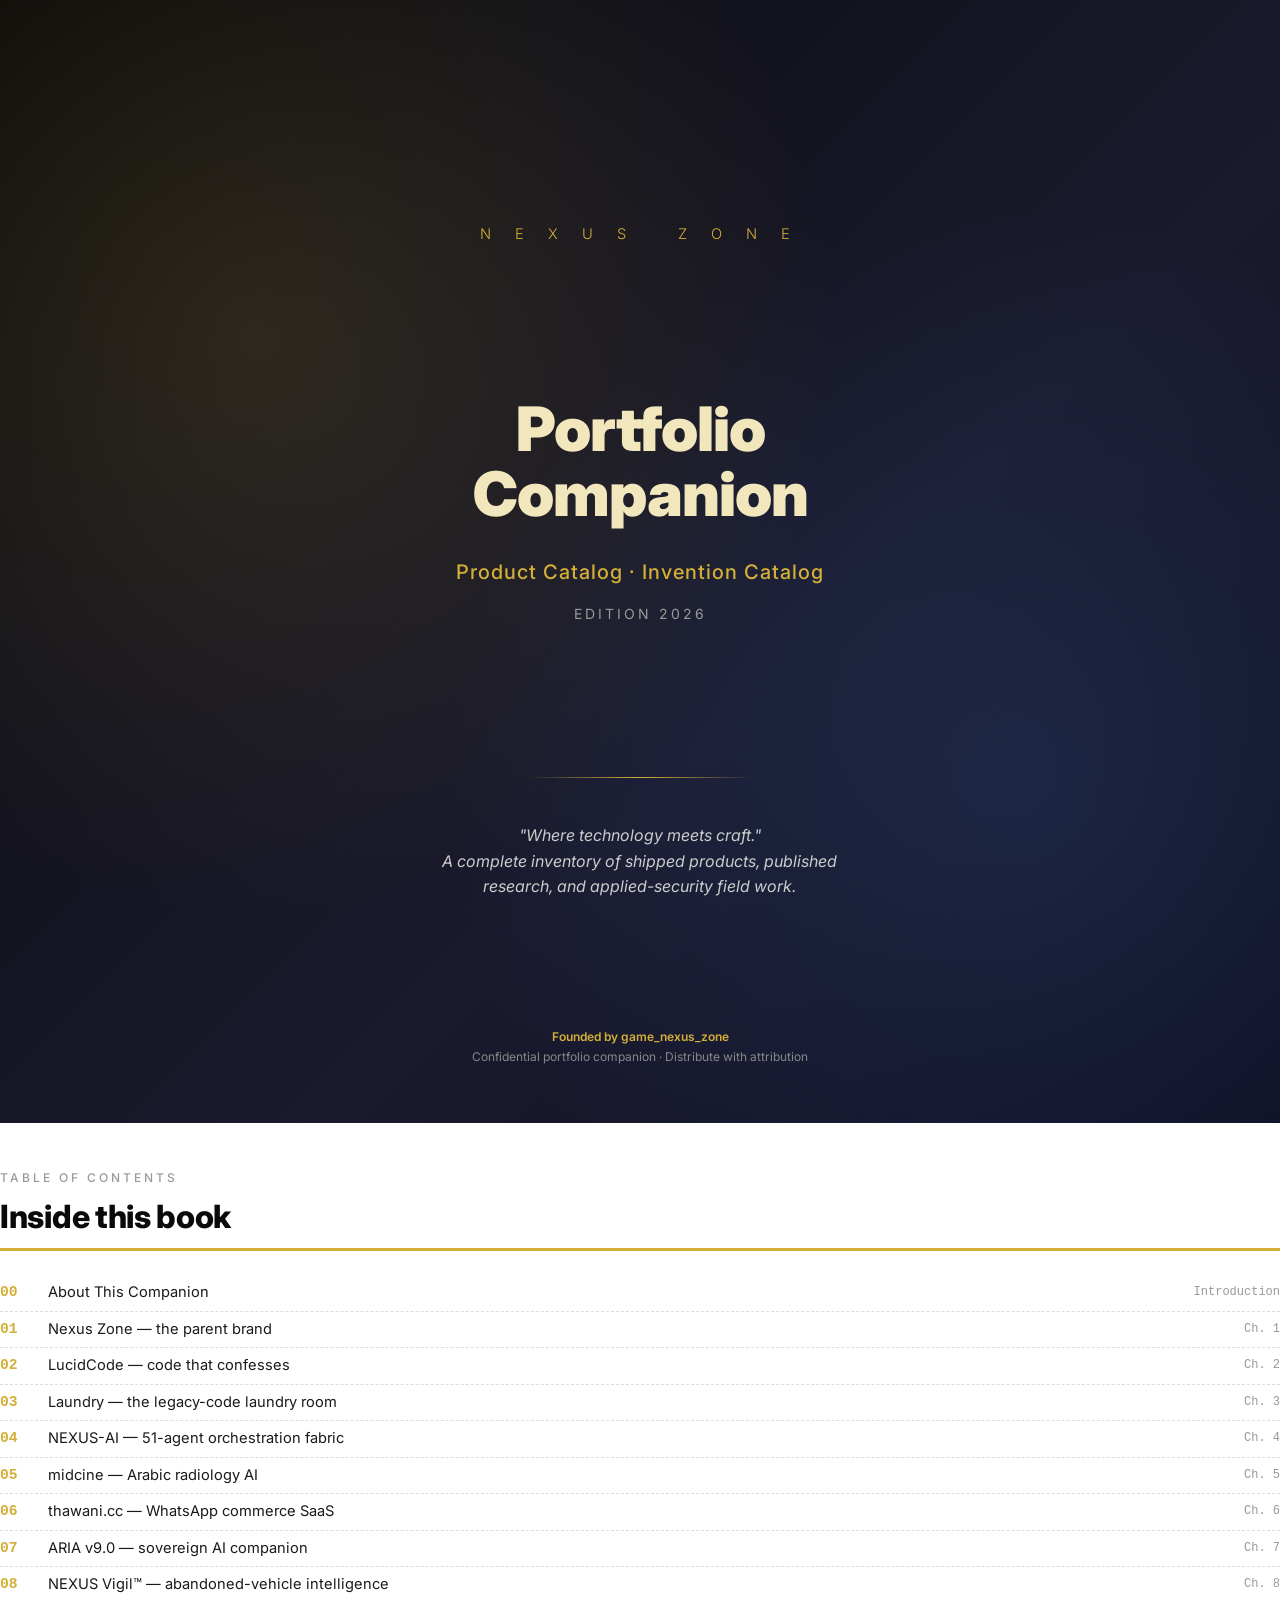
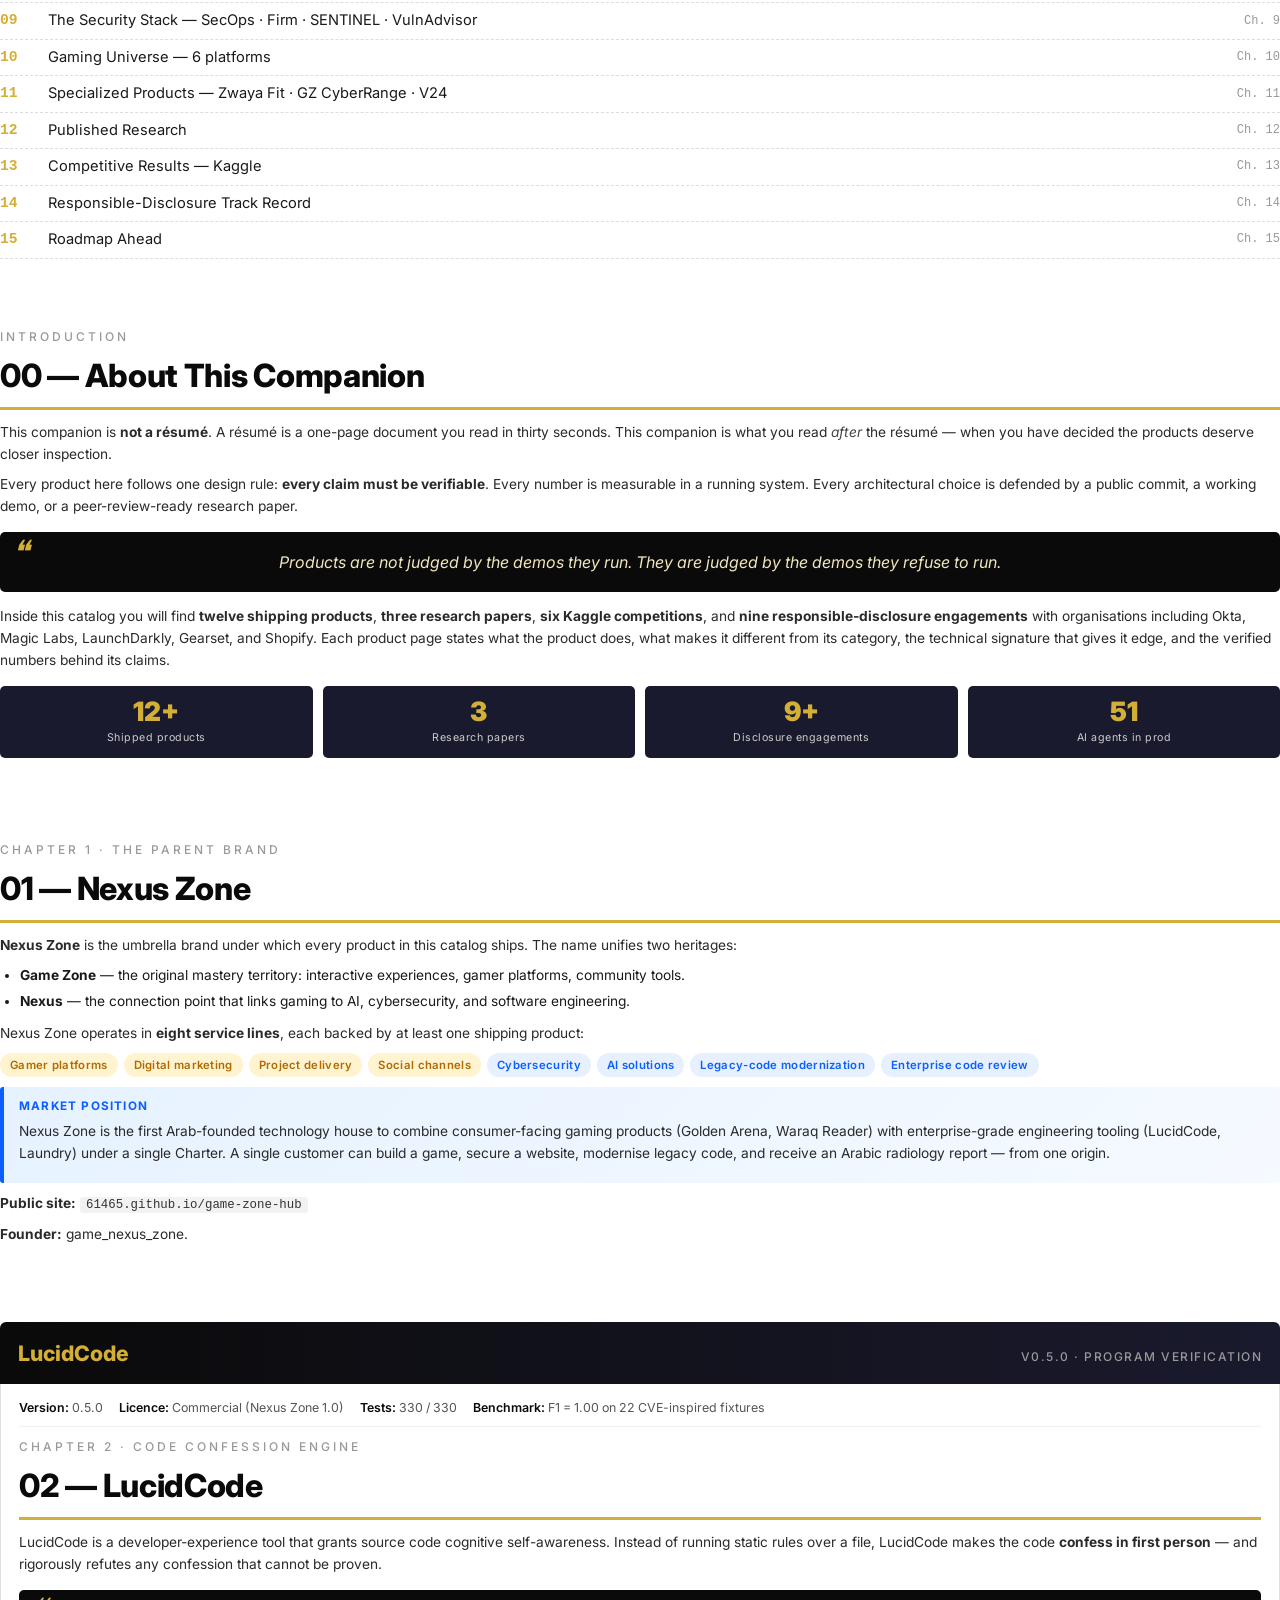
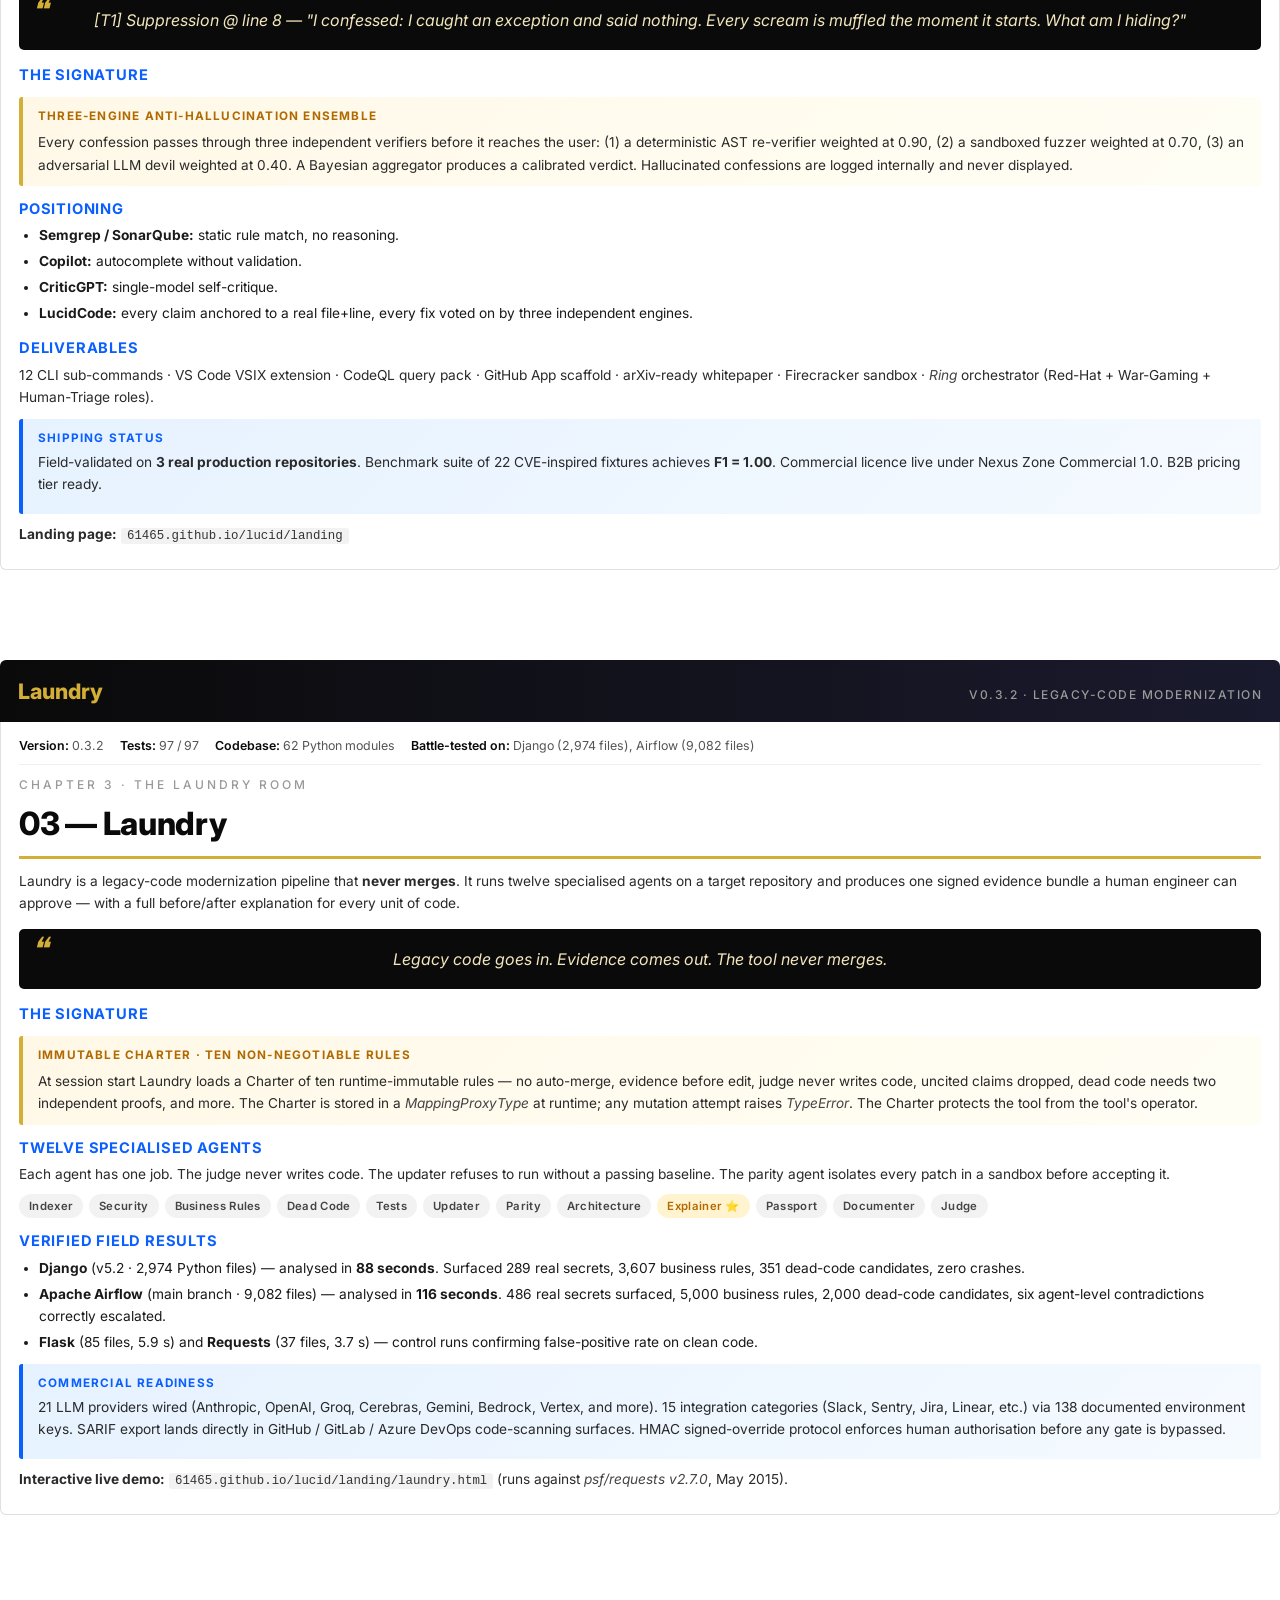
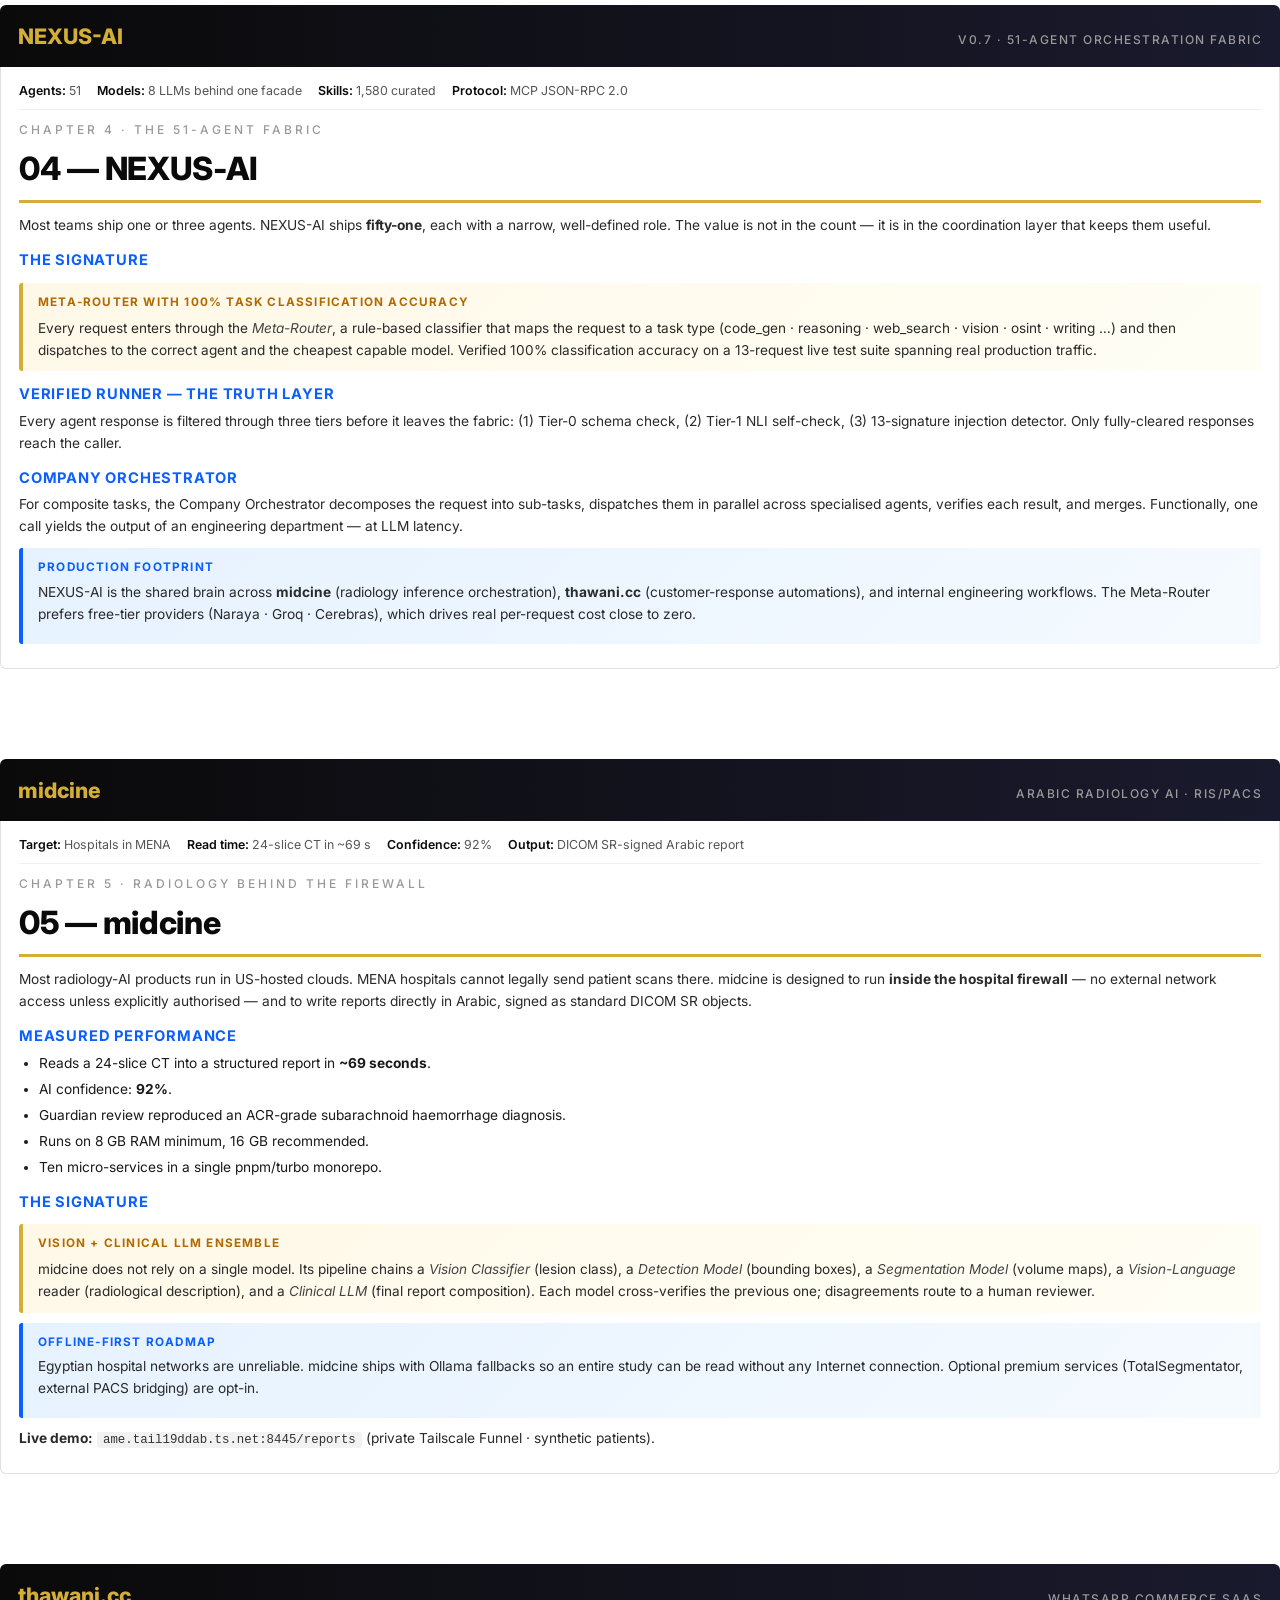
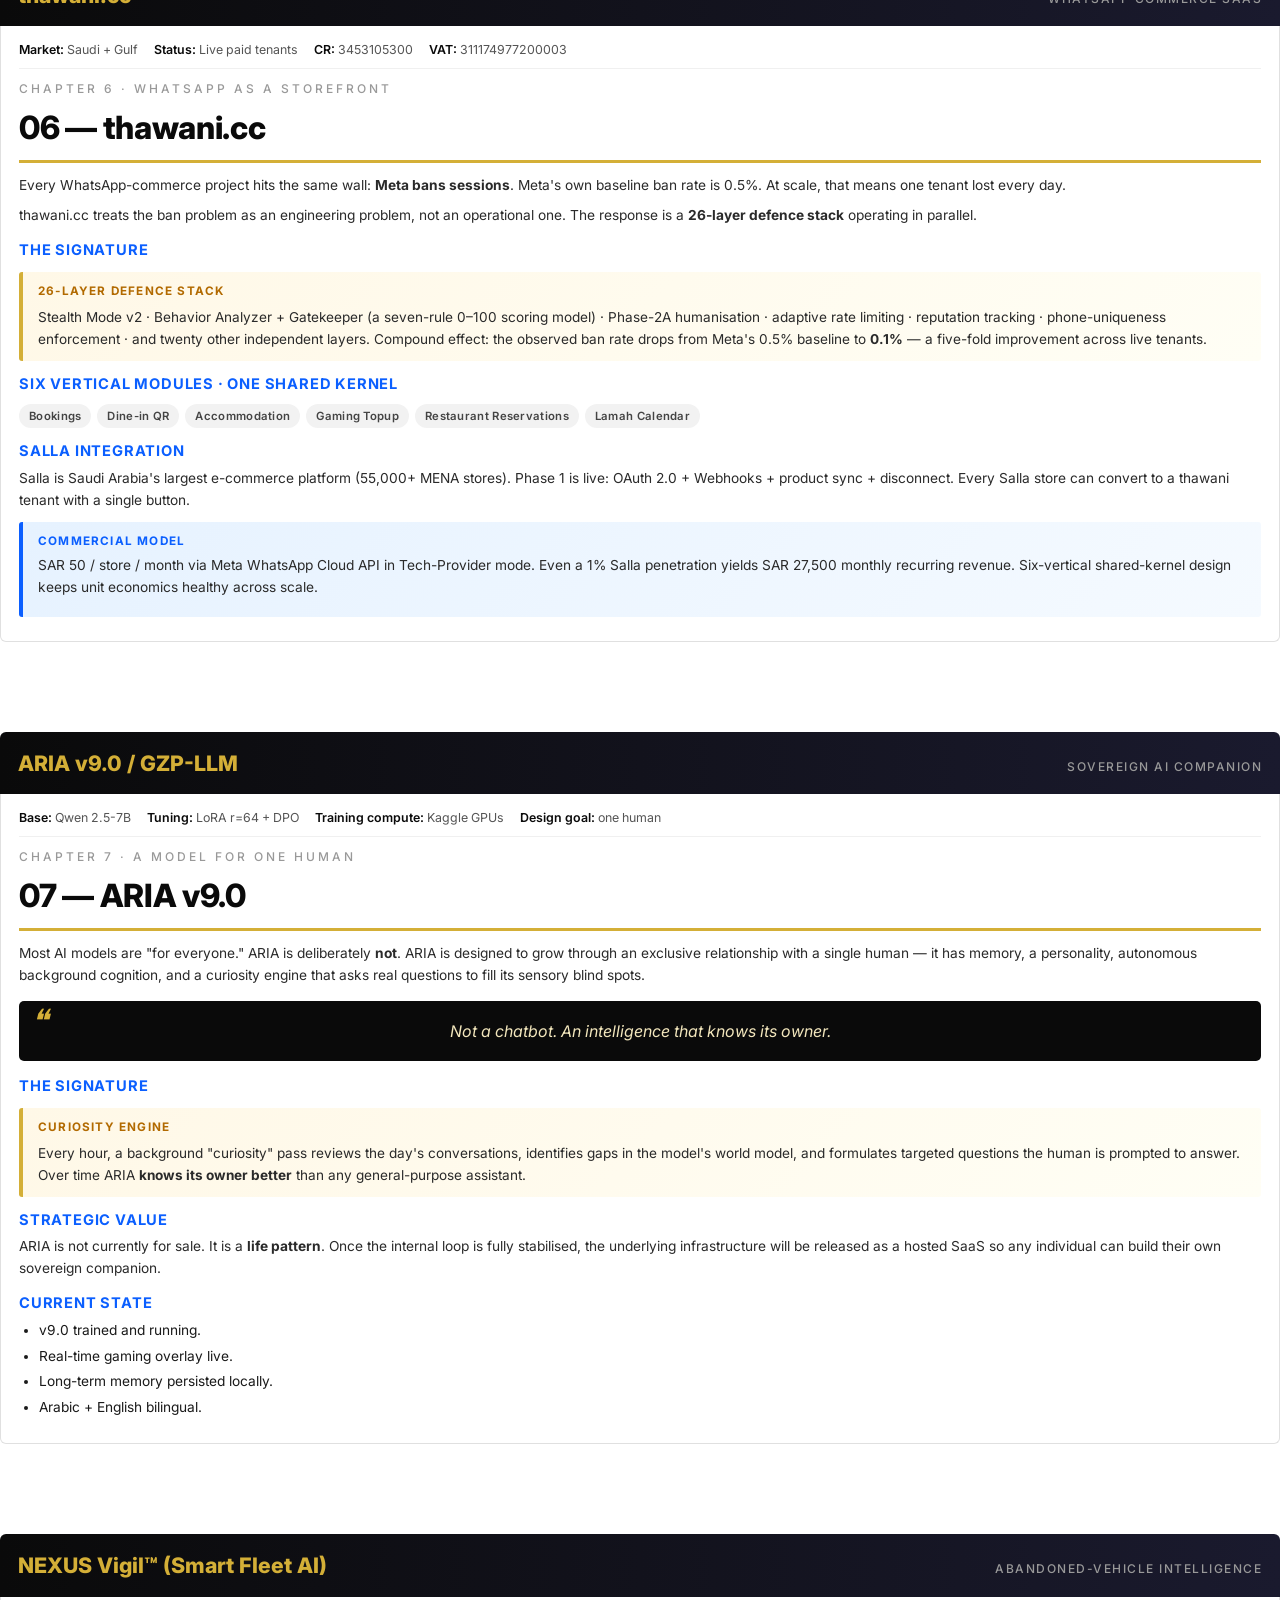
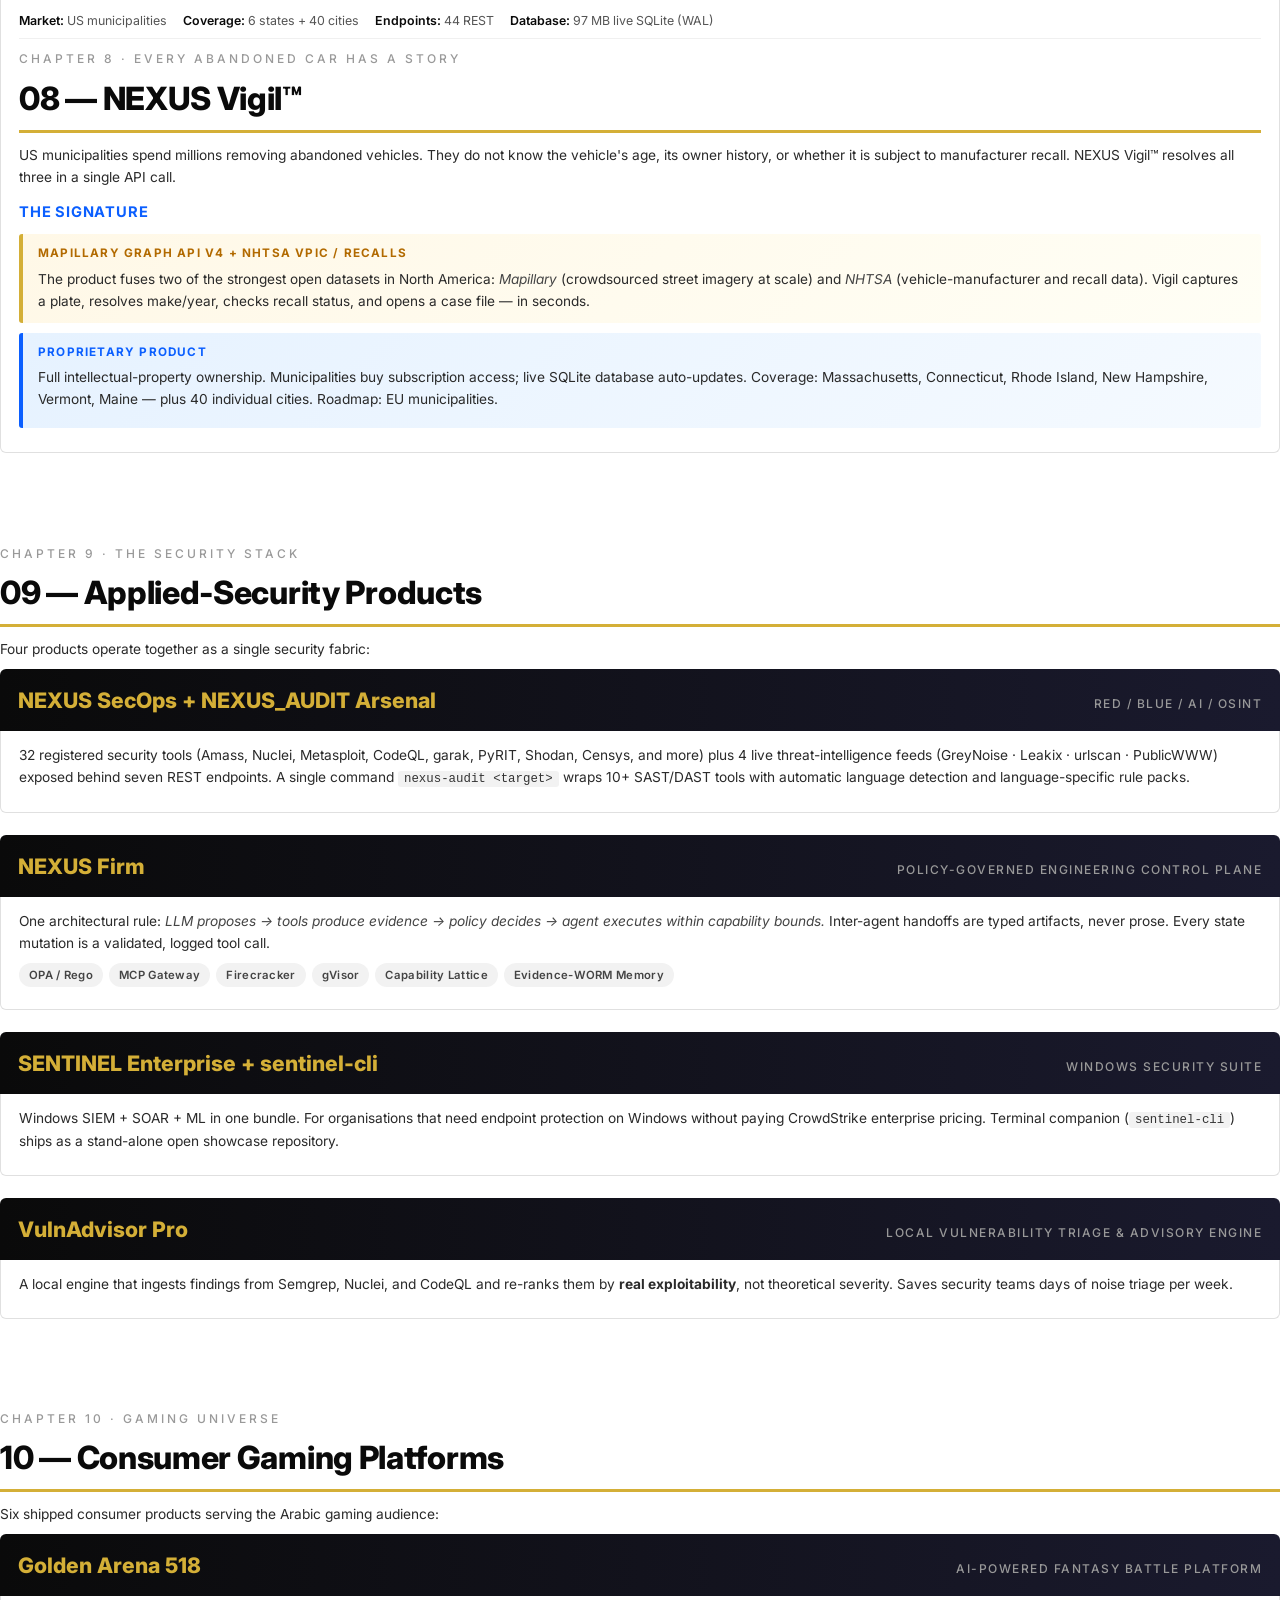
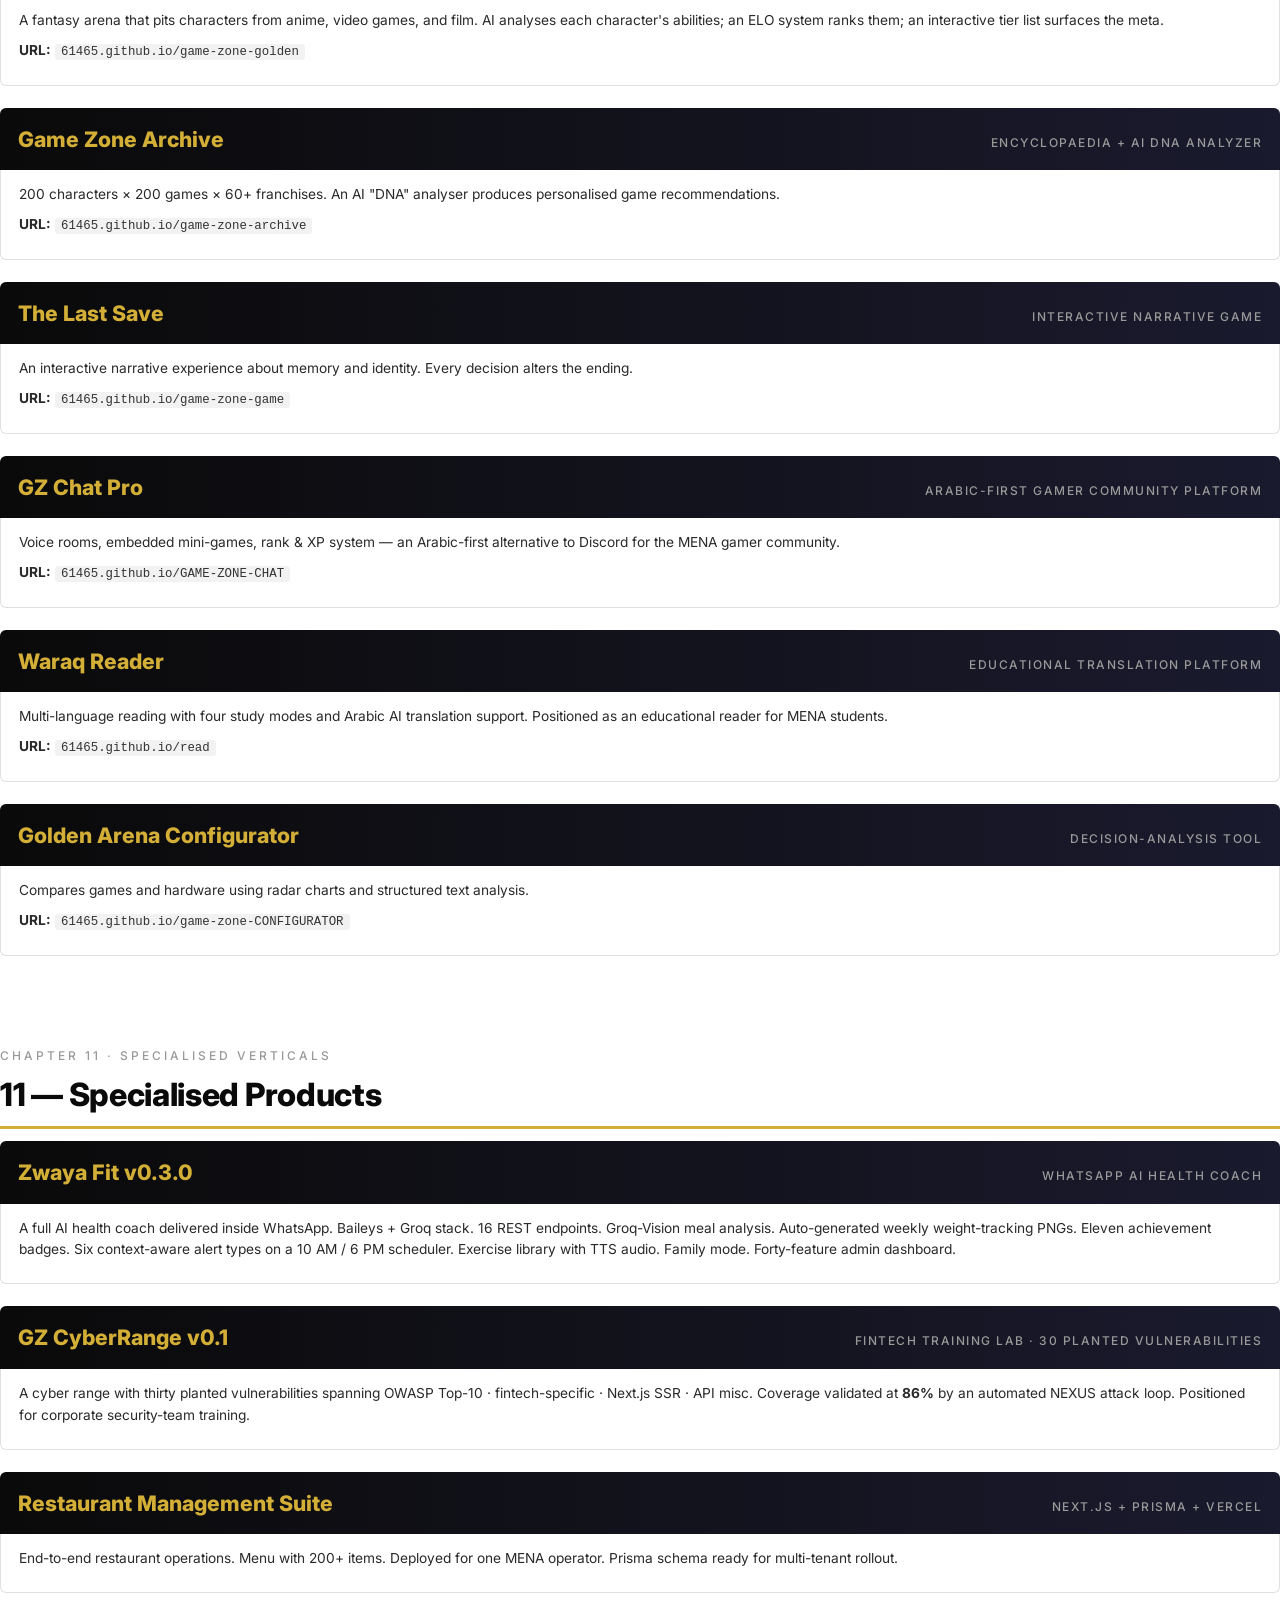
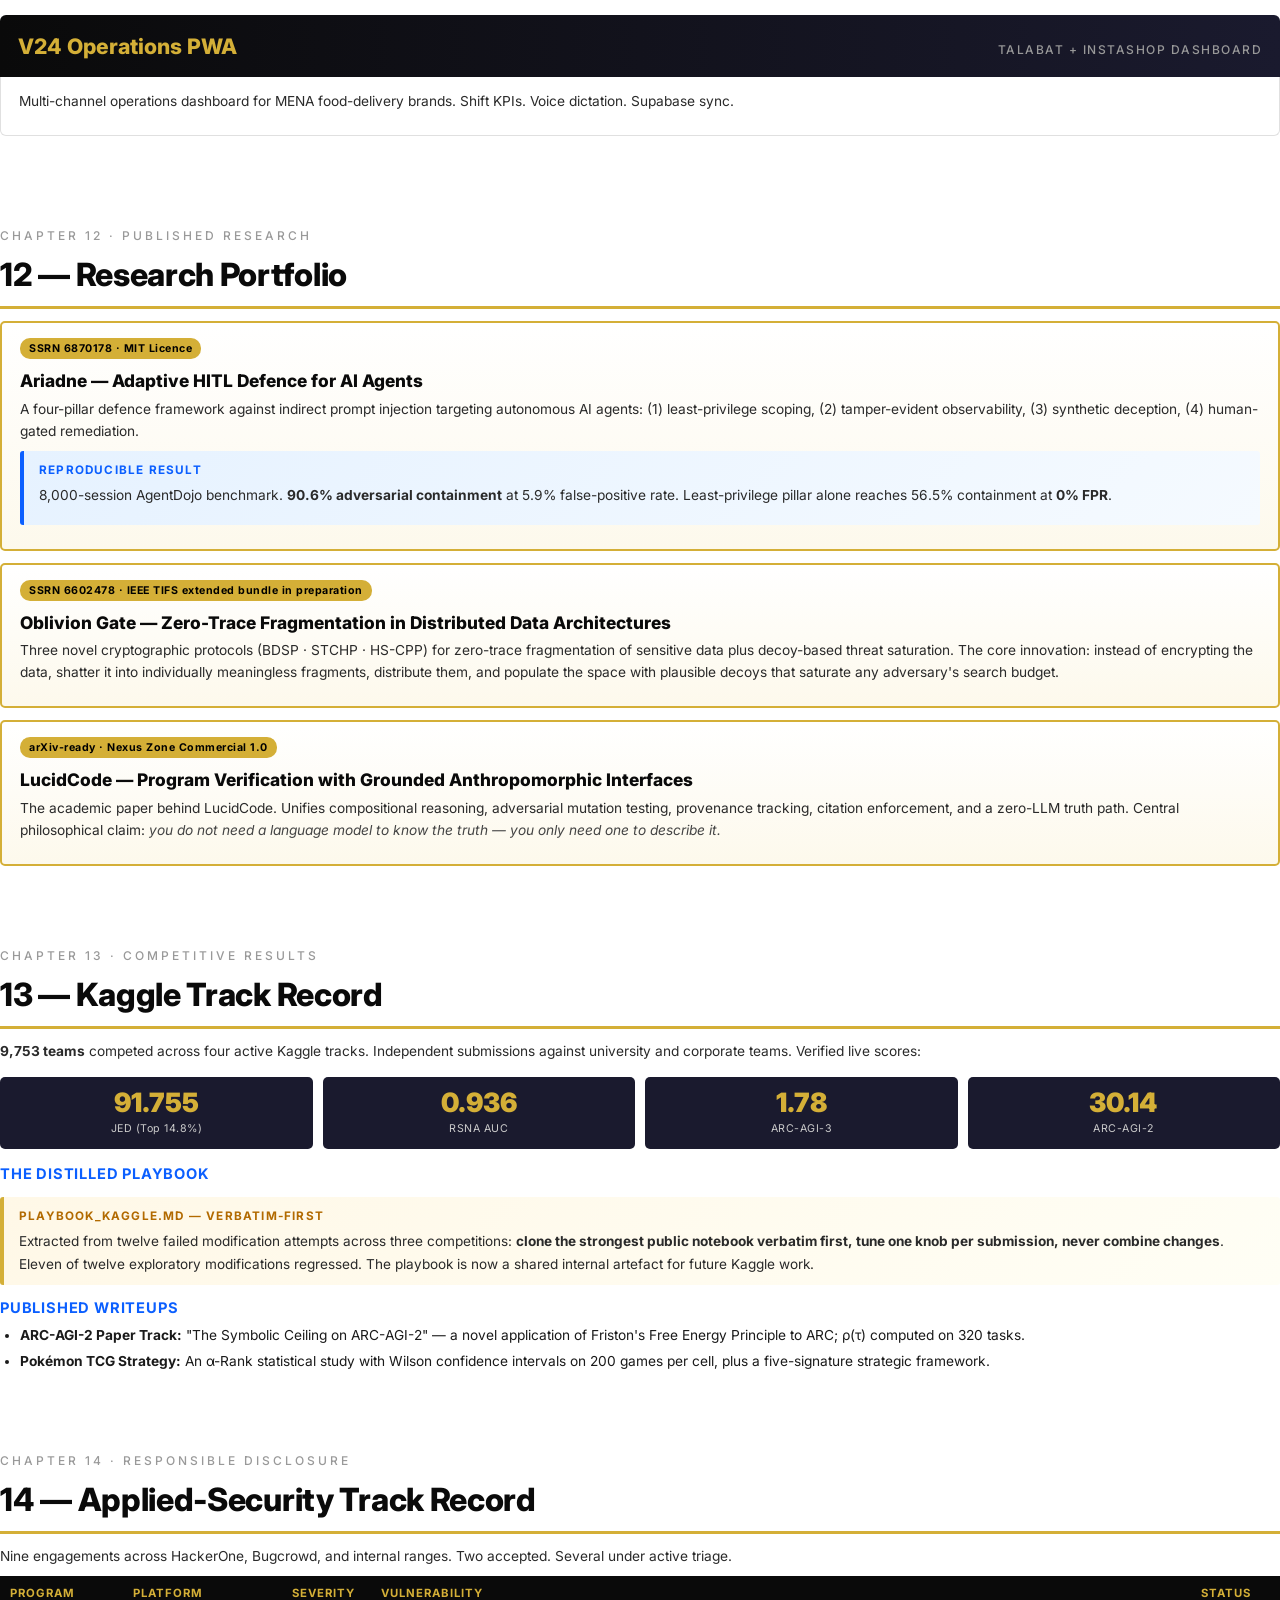
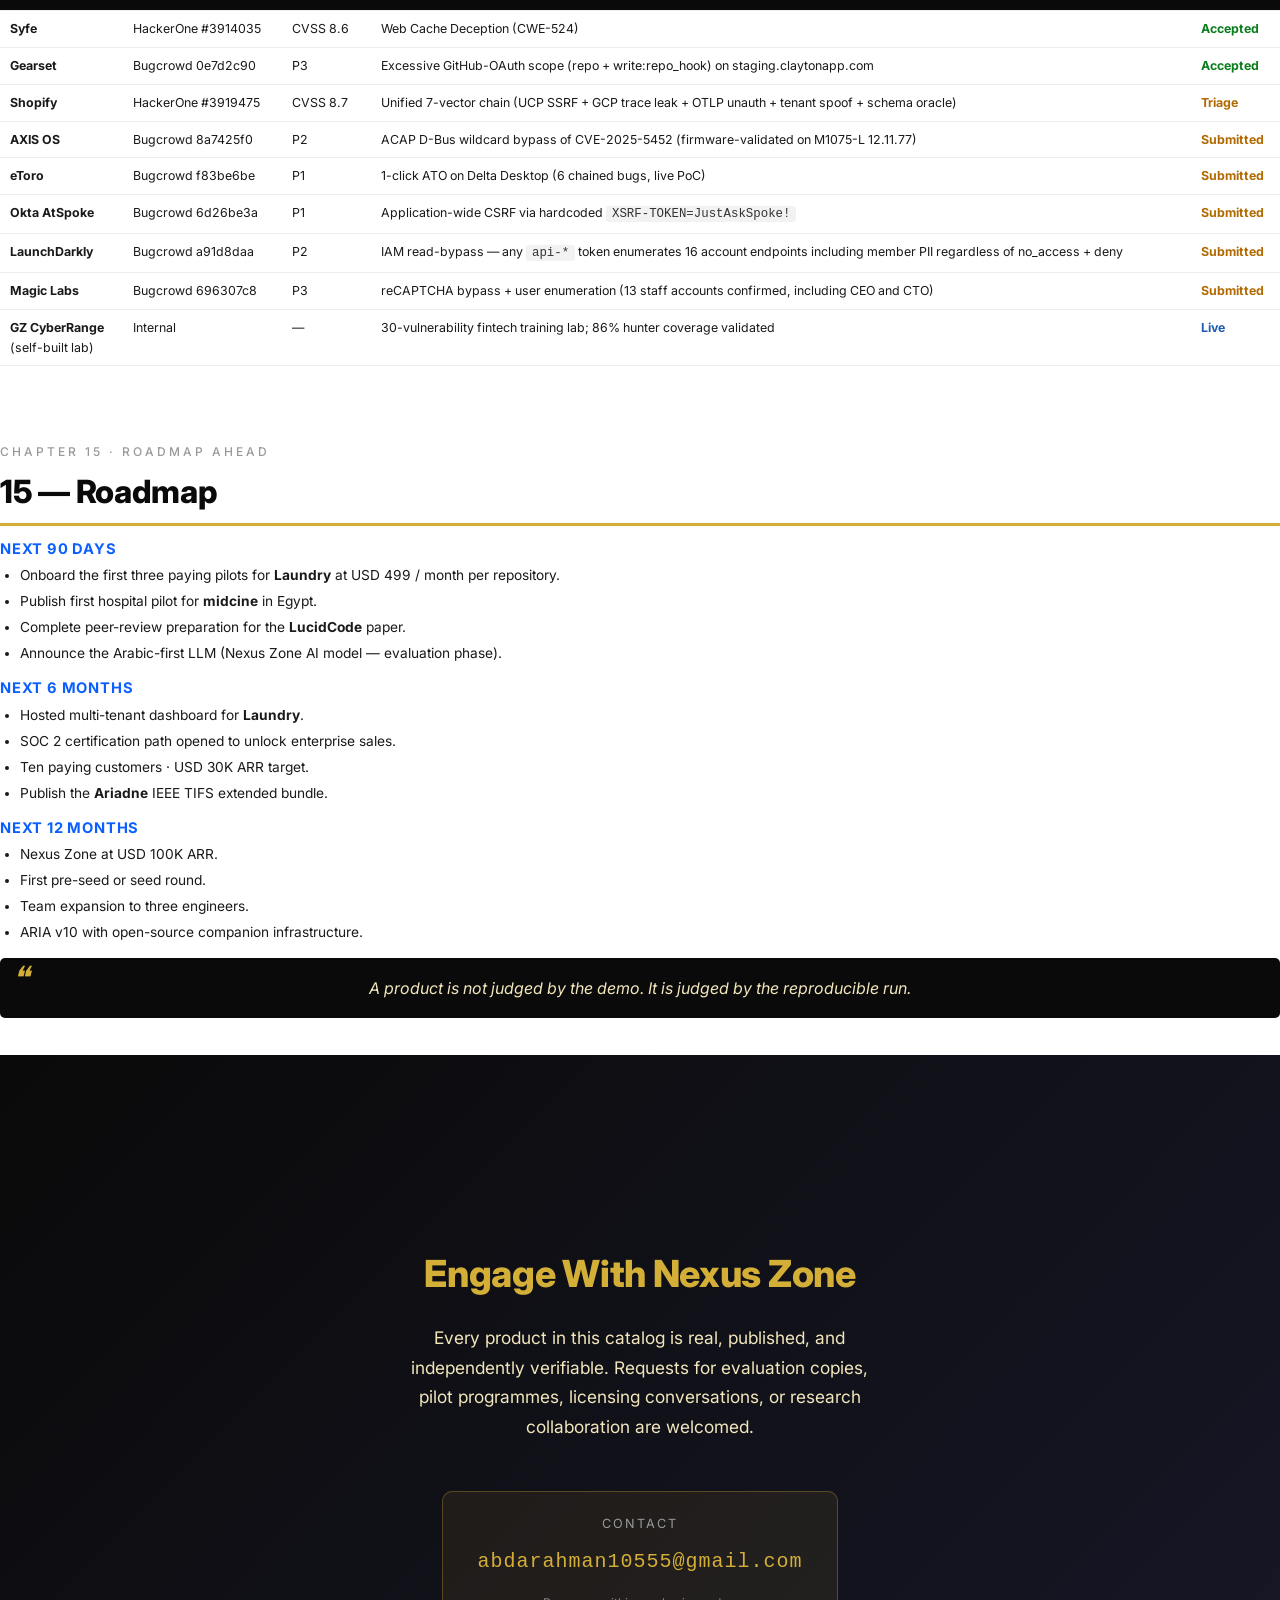
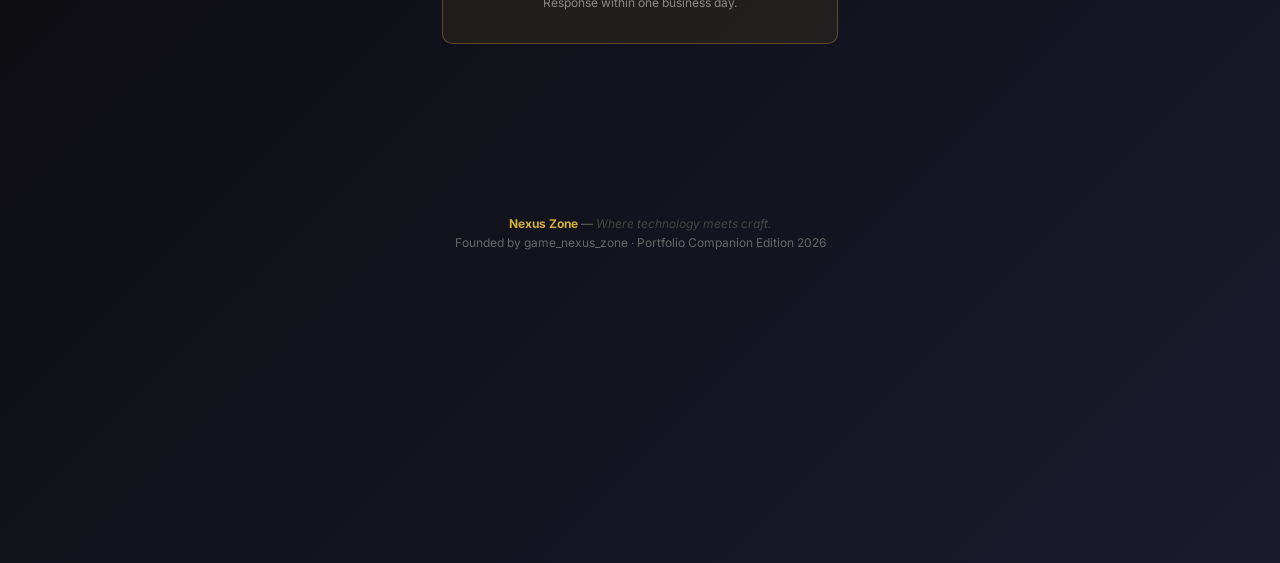
<file: Nexus_Zone_Portfolio_Companion_EN.html>
<!DOCTYPE html>
<html lang="en">
<head>
<meta charset="UTF-8">
<title>Nexus Zone — Portfolio Companion · Product Catalog</title>
<style>
  @import url('https://fonts.googleapis.com/css2?family=Inter:wght@300;400;500;600;700;800;900&display=swap');
  @page { size: A4; margin: 14mm 16mm; }
  @page :first { margin: 0; }
  * { box-sizing: border-box; margin: 0; padding: 0; }
  html, body {
    background: #fff;
    color: #1a1a1a;
    font-family: 'Inter', 'Segoe UI', Arial, sans-serif;
    font-size: 10.3pt;
    line-height: 1.6;
  }

  /* ═══════════════ COVER ═══════════════ */
  .cover {
    page-break-after: always;
    height: 297mm;
    background: linear-gradient(135deg, #0a0a0a 0%, #1a1a2e 60%, #0f0f23 100%);
    color: #fff;
    padding: 45mm 22mm;
    text-align: center;
    position: relative;
    display: flex;
    flex-direction: column;
    justify-content: center;
    align-items: center;
  }
  .cover::before {
    content: "";
    position: absolute;
    inset: 0;
    background:
      radial-gradient(circle at 20% 30%, rgba(212,175,55,.15) 0%, transparent 45%),
      radial-gradient(circle at 80% 70%, rgba(78,158,255,.12) 0%, transparent 45%);
    pointer-events: none;
  }
  .cover .brand {
    font-size: 11pt;
    letter-spacing: 10px;
    color: #d4af37;
    margin-bottom: 40mm;
    font-weight: 300;
    z-index: 2;
  }
  .cover h1 {
    font-size: 46pt;
    font-weight: 900;
    color: #f2e6bc;
    line-height: 1.05;
    margin-bottom: 8mm;
    letter-spacing: -1px;
    z-index: 2;
  }
  .cover .subtitle {
    font-size: 15pt;
    color: #d4af37;
    font-weight: 500;
    margin-bottom: 4mm;
    letter-spacing: 1px;
    z-index: 2;
  }
  .cover .en-subtitle {
    font-size: 10.5pt;
    color: #999;
    letter-spacing: 3px;
    text-transform: uppercase;
    z-index: 2;
  }
  .cover .divider {
    width: 60mm;
    height: 1px;
    background: linear-gradient(90deg, transparent, #d4af37, transparent);
    margin: 40mm auto 12mm;
    z-index: 2;
  }
  .cover .tagline {
    font-size: 12pt;
    color: #ccc;
    font-style: italic;
    max-width: 110mm;
    z-index: 2;
    line-height: 1.6;
  }
  .cover .footer-cover {
    position: absolute;
    bottom: 15mm;
    left: 0; right: 0;
    text-align: center;
    color: #666;
    font-size: 9pt;
    z-index: 2;
  }
  .cover .footer-cover b { color: #d4af37; font-weight: 600; }

  /* ═══════════════ CONTENT ═══════════════ */
  section {
    padding: 12mm 0 6mm 0;
    page-break-inside: avoid;
  }
  h2 {
    font-size: 24pt;
    font-weight: 800;
    color: #0a0a0a;
    padding-bottom: 6px;
    margin-bottom: 12px;
    border-bottom: 3px solid #d4af37;
    letter-spacing: -0.3px;
    position: relative;
  }
  h2 .h2-tag {
    display: block;
    font-size: 9pt;
    color: #999;
    letter-spacing: 3px;
    text-transform: uppercase;
    font-weight: 500;
    margin-bottom: 4px;
  }
  h3 {
    font-size: 14pt;
    font-weight: 700;
    color: #1a1a2e;
    margin: 16px 0 6px 0;
  }
  h4 {
    font-size: 11pt;
    font-weight: 700;
    color: #0b5fff;
    margin: 12px 0 4px 0;
    text-transform: uppercase;
    letter-spacing: 0.8px;
  }
  p {
    margin-bottom: 8px;
    color: #2a2a2a;
    font-size: 10.3pt;
  }
  ul { margin: 4px 0 10px 20px; padding: 0; }
  li { margin-bottom: 4px; line-height: 1.6; }
  strong { color: #000; font-weight: 700; }
  em { color: #444; font-style: italic; }
  code {
    font-family: ui-monospace, 'SF Mono', Consolas, monospace;
    background: #f2f2f2;
    padding: 1px 6px;
    border-radius: 3px;
    font-size: 9.3pt;
    color: #333;
  }

  /* ═══════════════ TOC ═══════════════ */
  .toc { page-break-after: always; }
  .toc h2 { margin-bottom: 24px; }
  .toc-item {
    padding: 6px 0;
    border-bottom: 1px dashed #ddd;
    font-size: 11pt;
    display: flex;
    justify-content: space-between;
    align-items: center;
  }
  .toc-num {
    color: #d4af37;
    font-weight: 700;
    min-width: 36px;
    font-family: ui-monospace, monospace;
  }
  .toc-name { flex: 1; padding: 0 12px; color: #1a1a1a; }
  .toc-page { color: #999; font-size: 9pt; font-family: ui-monospace, monospace; }

  /* ═══════════════ PRODUCT CARDS ═══════════════ */
  .product {
    margin-bottom: 22px;
    page-break-inside: avoid;
  }
  .prod-header {
    background: linear-gradient(90deg, #0a0a0a, #1a1a2e);
    color: #f2e6bc;
    padding: 14px 18px;
    border-radius: 6px 6px 0 0;
    display: flex;
    justify-content: space-between;
    align-items: baseline;
    flex-wrap: wrap;
    gap: 8px;
  }
  .prod-name {
    font-size: 16pt;
    font-weight: 800;
    color: #d4af37;
  }
  .prod-tag {
    font-size: 9pt;
    letter-spacing: 1.5px;
    color: #999;
    text-transform: uppercase;
    font-weight: 500;
  }
  .prod-body {
    background: #fff;
    border: 1px solid #e0e0e0;
    border-top: none;
    border-radius: 0 0 6px 6px;
    padding: 14px 18px;
  }
  .prod-meta {
    font-size: 9.3pt;
    color: #555;
    margin-bottom: 10px;
    padding-bottom: 8px;
    border-bottom: 1px solid #f0f0f0;
    display: flex;
    flex-wrap: wrap;
    gap: 4px 16px;
  }
  .prod-meta .meta-item b {
    color: #0a0a0a;
    font-weight: 600;
  }

  /* Highlight boxes */
  .signature-box {
    background: linear-gradient(135deg, #fff8e7, #fffef5);
    border-left: 4px solid #d4af37;
    padding: 10px 15px;
    margin: 10px 0;
    border-radius: 3px;
  }
  .signature-box .label {
    color: #b26a00;
    font-size: 8.8pt;
    font-weight: 700;
    letter-spacing: 1.2px;
    text-transform: uppercase;
    display: block;
    margin-bottom: 5px;
  }
  .signature-box p {
    color: #2a2a2a;
    font-size: 10.2pt;
    margin: 0;
    line-height: 1.65;
  }

  .metric-box {
    background: linear-gradient(135deg, #e6f2ff, #f5faff);
    border-left: 4px solid #0b5fff;
    padding: 10px 15px;
    margin: 10px 0;
    border-radius: 3px;
  }
  .metric-box .label {
    color: #0b5fff;
    font-size: 8.8pt;
    font-weight: 700;
    letter-spacing: 1.2px;
    text-transform: uppercase;
    display: block;
    margin-bottom: 5px;
  }

  /* Stats bar */
  .stats-bar {
    display: grid;
    grid-template-columns: repeat(4, 1fr);
    gap: 10px;
    margin: 14px 0;
  }
  .stat-item {
    background: #1a1a2e;
    color: #fff;
    padding: 12px 10px;
    border-radius: 5px;
    text-align: center;
  }
  .stat-item .n {
    font-size: 20pt;
    font-weight: 900;
    color: #d4af37;
    display: block;
    line-height: 1;
  }
  .stat-item .l {
    font-size: 8pt;
    color: #ccc;
    margin-top: 4px;
    display: block;
    letter-spacing: 0.5px;
  }

  /* Quote */
  .quote {
    background: #0a0a0a;
    color: #f2e6bc;
    padding: 18px 24px;
    margin: 14px 0;
    border-radius: 5px;
    font-style: italic;
    font-size: 12pt;
    text-align: center;
    line-height: 1.5;
    position: relative;
  }
  .quote::before {
    content: "❝";
    position: absolute;
    top: 4px;
    left: 12px;
    color: #d4af37;
    font-size: 24pt;
    line-height: 1;
  }

  /* Tags */
  .tag-row {
    display: flex;
    flex-wrap: wrap;
    gap: 6px;
    margin: 8px 0;
  }
  .tag {
    background: #f2f2f2;
    color: #444;
    font-size: 8.5pt;
    padding: 3px 10px;
    border-radius: 12px;
    font-weight: 600;
    letter-spacing: 0.3px;
  }
  .tag.gold {
    background: #fff3d0;
    color: #b26a00;
  }
  .tag.blue {
    background: #e6f0ff;
    color: #0b5fff;
  }
  .tag.green {
    background: #e8f7ea;
    color: #0a7d1c;
  }
  .tag.red {
    background: #ffeaea;
    color: #c02020;
  }

  /* Research blocks */
  .research-block {
    border: 2px solid #d4af37;
    padding: 14px 18px;
    margin: 12px 0;
    border-radius: 5px;
    background: linear-gradient(180deg, #fff, #fdf9ec);
  }
  .research-block .r-title {
    font-size: 13pt;
    font-weight: 800;
    color: #0a0a0a;
    margin-bottom: 4px;
  }
  .research-block .r-badge {
    display: inline-block;
    background: #d4af37;
    color: #000;
    font-size: 8pt;
    padding: 2px 9px;
    border-radius: 10px;
    font-weight: 700;
    margin-bottom: 8px;
    letter-spacing: 0.5px;
  }

  /* Bounty table */
  .bounty-table {
    width: 100%;
    border-collapse: collapse;
    font-size: 9.3pt;
    margin: 8px 0;
  }
  .bounty-table th, .bounty-table td {
    padding: 8px 10px;
    border-bottom: 1px solid #eee;
    text-align: left;
    vertical-align: top;
  }
  .bounty-table th {
    background: #0a0a0a;
    color: #d4af37;
    font-weight: 700;
    font-size: 8.5pt;
    text-transform: uppercase;
    letter-spacing: 1px;
  }
  .status-accepted { color: #0a7d1c; font-weight: 700; }
  .status-triage   { color: #b26a00; font-weight: 700; }
  .status-live     { color: #1e5db0; font-weight: 700; }

  /* Final page */
  .final-page {
    background: linear-gradient(135deg, #0a0a0a 0%, #1a1a2e 100%);
    color: #fff;
    padding: 50mm 22mm;
    text-align: center;
    height: 297mm;
    page-break-before: always;
  }
  .final-page h2 {
    color: #d4af37;
    font-size: 28pt;
    border: none;
    padding: 0;
    margin-bottom: 20px;
  }
  .final-page .h2-tag { display: none; }
  .final-page .final-msg {
    color: #f2e6bc;
    font-size: 13pt;
    max-width: 130mm;
    margin: 0 auto 30px;
    line-height: 1.7;
  }
  .final-page .contact-block {
    background: rgba(212,175,55,.08);
    border: 1px solid rgba(212,175,55,.3);
    border-radius: 10px;
    padding: 22px 34px;
    display: inline-block;
    margin-top: 20px;
  }
  .final-page .email {
    color: #d4af37;
    font-size: 15pt;
    letter-spacing: 1px;
    font-family: ui-monospace, monospace;
  }

  a { color: #0b5fff; text-decoration: none; }
</style>
</head>
<body>

<!-- ═══════════════════════════════ COVER ═══════════════════════════════ -->
<div class="cover">
  <div class="brand">N E X U S &nbsp; Z O N E</div>
  <h1>Portfolio<br>Companion</h1>
  <div class="subtitle">Product Catalog · Invention Catalog</div>
  <div class="en-subtitle">Edition 2026</div>
  <div class="divider"></div>
  <div class="tagline">
    "Where technology meets craft."<br>
    A complete inventory of shipped products, published research, and applied-security field work.
  </div>
  <div class="footer-cover">
    <b>Founded by game_nexus_zone</b><br>
    <span style="color:#888;">Confidential portfolio companion · Distribute with attribution</span>
  </div>
</div>

<!-- ═══════════════════════════════ TOC ═══════════════════════════════ -->
<section class="toc">
  <h2><span class="h2-tag">Table of Contents</span>Inside this book</h2>
  <div class="toc-item"><span class="toc-num">00</span><span class="toc-name">About This Companion</span><span class="toc-page">Introduction</span></div>
  <div class="toc-item"><span class="toc-num">01</span><span class="toc-name">Nexus Zone — the parent brand</span><span class="toc-page">Ch. 1</span></div>
  <div class="toc-item"><span class="toc-num">02</span><span class="toc-name">LucidCode — code that confesses</span><span class="toc-page">Ch. 2</span></div>
  <div class="toc-item"><span class="toc-num">03</span><span class="toc-name">Laundry — the legacy-code laundry room</span><span class="toc-page">Ch. 3</span></div>
  <div class="toc-item"><span class="toc-num">04</span><span class="toc-name">NEXUS-AI — 51-agent orchestration fabric</span><span class="toc-page">Ch. 4</span></div>
  <div class="toc-item"><span class="toc-num">05</span><span class="toc-name">midcine — Arabic radiology AI</span><span class="toc-page">Ch. 5</span></div>
  <div class="toc-item"><span class="toc-num">06</span><span class="toc-name">thawani.cc — WhatsApp commerce SaaS</span><span class="toc-page">Ch. 6</span></div>
  <div class="toc-item"><span class="toc-num">07</span><span class="toc-name">ARIA v9.0 — sovereign AI companion</span><span class="toc-page">Ch. 7</span></div>
  <div class="toc-item"><span class="toc-num">08</span><span class="toc-name">NEXUS Vigil™ — abandoned-vehicle intelligence</span><span class="toc-page">Ch. 8</span></div>
  <div class="toc-item"><span class="toc-num">09</span><span class="toc-name">The Security Stack — SecOps · Firm · SENTINEL · VulnAdvisor</span><span class="toc-page">Ch. 9</span></div>
  <div class="toc-item"><span class="toc-num">10</span><span class="toc-name">Gaming Universe — 6 platforms</span><span class="toc-page">Ch. 10</span></div>
  <div class="toc-item"><span class="toc-num">11</span><span class="toc-name">Specialized Products — Zwaya Fit · GZ CyberRange · V24</span><span class="toc-page">Ch. 11</span></div>
  <div class="toc-item"><span class="toc-num">12</span><span class="toc-name">Published Research</span><span class="toc-page">Ch. 12</span></div>
  <div class="toc-item"><span class="toc-num">13</span><span class="toc-name">Competitive Results — Kaggle</span><span class="toc-page">Ch. 13</span></div>
  <div class="toc-item"><span class="toc-num">14</span><span class="toc-name">Responsible-Disclosure Track Record</span><span class="toc-page">Ch. 14</span></div>
  <div class="toc-item"><span class="toc-num">15</span><span class="toc-name">Roadmap Ahead</span><span class="toc-page">Ch. 15</span></div>
</section>

<!-- ═══════════════════════════════ INTRO ═══════════════════════════════ -->
<section>
  <h2><span class="h2-tag">Introduction</span>00 — About This Companion</h2>

  <p>This companion is <b>not a résumé</b>. A résumé is a one-page document you read in thirty seconds. This companion is what you read <em>after</em> the résumé — when you have decided the products deserve closer inspection.</p>

  <p>Every product here follows one design rule: <b>every claim must be verifiable</b>. Every number is measurable in a running system. Every architectural choice is defended by a public commit, a working demo, or a peer-review-ready research paper.</p>

  <div class="quote">
    Products are not judged by the demos they run. They are judged by the demos they refuse to run.
  </div>

  <p>Inside this catalog you will find <b>twelve shipping products</b>, <b>three research papers</b>, <b>six Kaggle competitions</b>, and <b>nine responsible-disclosure engagements</b> with organisations including Okta, Magic Labs, LaunchDarkly, Gearset, and Shopify. Each product page states what the product does, what makes it different from its category, the technical signature that gives it edge, and the verified numbers behind its claims.</p>

  <div class="stats-bar">
    <div class="stat-item"><span class="n">12+</span><span class="l">Shipped products</span></div>
    <div class="stat-item"><span class="n">3</span><span class="l">Research papers</span></div>
    <div class="stat-item"><span class="n">9+</span><span class="l">Disclosure engagements</span></div>
    <div class="stat-item"><span class="n">51</span><span class="l">AI agents in prod</span></div>
  </div>
</section>

<!-- ═══════════════════════════════ CH1: NEXUS ZONE ═══════════════════════════════ -->
<section>
  <h2><span class="h2-tag">Chapter 1 · The Parent Brand</span>01 — Nexus Zone</h2>

  <p><b>Nexus Zone</b> is the umbrella brand under which every product in this catalog ships. The name unifies two heritages:</p>
  <ul>
    <li><b>Game Zone</b> — the original mastery territory: interactive experiences, gamer platforms, community tools.</li>
    <li><b>Nexus</b> — the connection point that links gaming to AI, cybersecurity, and software engineering.</li>
  </ul>

  <p>Nexus Zone operates in <b>eight service lines</b>, each backed by at least one shipping product:</p>

  <div class="tag-row">
    <span class="tag gold">Gamer platforms</span>
    <span class="tag gold">Digital marketing</span>
    <span class="tag gold">Project delivery</span>
    <span class="tag gold">Social channels</span>
    <span class="tag blue">Cybersecurity</span>
    <span class="tag blue">AI solutions</span>
    <span class="tag blue">Legacy-code modernization</span>
    <span class="tag blue">Enterprise code review</span>
  </div>

  <div class="metric-box">
    <span class="label">Market Position</span>
    <p>Nexus Zone is the first Arab-founded technology house to combine consumer-facing gaming products (Golden Arena, Waraq Reader) with enterprise-grade engineering tooling (LucidCode, Laundry) under a single Charter. A single customer can build a game, secure a website, modernise legacy code, and receive an Arabic radiology report — from one origin.</p>
  </div>

  <p><b>Public site:</b> <code>61465.github.io/game-zone-hub</code></p>
  <p><b>Founder:</b> game_nexus_zone.</p>
</section>

<!-- ═══════════════════════════════ CH2: LUCIDCODE ═══════════════════════════════ -->
<section>
  <div class="product">
    <div class="prod-header">
      <span class="prod-name">LucidCode</span>
      <span class="prod-tag">v0.5.0 · Program Verification</span>
    </div>
    <div class="prod-body">
      <div class="prod-meta">
        <span class="meta-item"><b>Version:</b> 0.5.0</span>
        <span class="meta-item"><b>Licence:</b> Commercial (Nexus Zone 1.0)</span>
        <span class="meta-item"><b>Tests:</b> 330 / 330</span>
        <span class="meta-item"><b>Benchmark:</b> F1 = 1.00 on 22 CVE-inspired fixtures</span>
      </div>

      <h2 style="margin-top:0;"><span class="h2-tag">Chapter 2 · Code Confession Engine</span>02 — LucidCode</h2>

      <p>LucidCode is a developer-experience tool that grants source code cognitive self-awareness. Instead of running static rules over a file, LucidCode makes the code <b>confess in first person</b> — and rigorously refutes any confession that cannot be proven.</p>

      <div class="quote">
        [T1] Suppression @ line 8 — "I confessed: I caught an exception and said nothing. Every scream is muffled the moment it starts. What am I hiding?"
      </div>

      <h4>The Signature</h4>
      <div class="signature-box">
        <span class="label">Three-Engine Anti-Hallucination Ensemble</span>
        <p>Every confession passes through three independent verifiers before it reaches the user: (1) a deterministic AST re-verifier weighted at 0.90, (2) a sandboxed fuzzer weighted at 0.70, (3) an adversarial LLM devil weighted at 0.40. A Bayesian aggregator produces a calibrated verdict. Hallucinated confessions are logged internally and never displayed.</p>
      </div>

      <h4>Positioning</h4>
      <ul>
        <li><b>Semgrep / SonarQube:</b> static rule match, no reasoning.</li>
        <li><b>Copilot:</b> autocomplete without validation.</li>
        <li><b>CriticGPT:</b> single-model self-critique.</li>
        <li><b>LucidCode:</b> every claim anchored to a real file+line, every fix voted on by three independent engines.</li>
      </ul>

      <h4>Deliverables</h4>
      <p>12 CLI sub-commands · VS Code VSIX extension · CodeQL query pack · GitHub App scaffold · arXiv-ready whitepaper · Firecracker sandbox · <em>Ring</em> orchestrator (Red-Hat + War-Gaming + Human-Triage roles).</p>

      <div class="metric-box">
        <span class="label">Shipping Status</span>
        <p>Field-validated on <b>3 real production repositories</b>. Benchmark suite of 22 CVE-inspired fixtures achieves <b>F1 = 1.00</b>. Commercial licence live under Nexus Zone Commercial 1.0. B2B pricing tier ready.</p>
      </div>

      <p><b>Landing page:</b> <code>61465.github.io/lucid/landing</code></p>
    </div>
  </div>
</section>

<!-- ═══════════════════════════════ CH3: LAUNDRY ═══════════════════════════════ -->
<section>
  <div class="product">
    <div class="prod-header">
      <span class="prod-name">Laundry</span>
      <span class="prod-tag">v0.3.2 · Legacy-Code Modernization</span>
    </div>
    <div class="prod-body">
      <div class="prod-meta">
        <span class="meta-item"><b>Version:</b> 0.3.2</span>
        <span class="meta-item"><b>Tests:</b> 97 / 97</span>
        <span class="meta-item"><b>Codebase:</b> 62 Python modules</span>
        <span class="meta-item"><b>Battle-tested on:</b> Django (2,974 files), Airflow (9,082 files)</span>
      </div>

      <h2 style="margin-top:0;"><span class="h2-tag">Chapter 3 · The Laundry Room</span>03 — Laundry</h2>

      <p>Laundry is a legacy-code modernization pipeline that <b>never merges</b>. It runs twelve specialised agents on a target repository and produces one signed evidence bundle a human engineer can approve — with a full before/after explanation for every unit of code.</p>

      <div class="quote">
        Legacy code goes in. Evidence comes out. The tool never merges.
      </div>

      <h4>The Signature</h4>
      <div class="signature-box">
        <span class="label">Immutable Charter · Ten Non-Negotiable Rules</span>
        <p>At session start Laundry loads a Charter of ten runtime-immutable rules — no auto-merge, evidence before edit, judge never writes code, uncited claims dropped, dead code needs two independent proofs, and more. The Charter is stored in a <em>MappingProxyType</em> at runtime; any mutation attempt raises <em>TypeError</em>. The Charter protects the tool from the tool's operator.</p>
      </div>

      <h4>Twelve Specialised Agents</h4>
      <p>Each agent has one job. The judge never writes code. The updater refuses to run without a passing baseline. The parity agent isolates every patch in a sandbox before accepting it.</p>

      <div class="tag-row">
        <span class="tag">Indexer</span>
        <span class="tag">Security</span>
        <span class="tag">Business Rules</span>
        <span class="tag">Dead Code</span>
        <span class="tag">Tests</span>
        <span class="tag">Updater</span>
        <span class="tag">Parity</span>
        <span class="tag">Architecture</span>
        <span class="tag gold">Explainer ⭐</span>
        <span class="tag">Passport</span>
        <span class="tag">Documenter</span>
        <span class="tag">Judge</span>
      </div>

      <h4>Verified Field Results</h4>
      <ul>
        <li><b>Django</b> (v5.2 · 2,974 Python files) — analysed in <b>88 seconds</b>. Surfaced 289 real secrets, 3,607 business rules, 351 dead-code candidates, zero crashes.</li>
        <li><b>Apache Airflow</b> (main branch · 9,082 files) — analysed in <b>116 seconds</b>. 486 real secrets surfaced, 5,000 business rules, 2,000 dead-code candidates, six agent-level contradictions correctly escalated.</li>
        <li><b>Flask</b> (85 files, 5.9 s) and <b>Requests</b> (37 files, 3.7 s) — control runs confirming false-positive rate on clean code.</li>
      </ul>

      <div class="metric-box">
        <span class="label">Commercial Readiness</span>
        <p>21 LLM providers wired (Anthropic, OpenAI, Groq, Cerebras, Gemini, Bedrock, Vertex, and more). 15 integration categories (Slack, Sentry, Jira, Linear, etc.) via 138 documented environment keys. SARIF export lands directly in GitHub / GitLab / Azure DevOps code-scanning surfaces. HMAC signed-override protocol enforces human authorisation before any gate is bypassed.</p>
      </div>

      <p><b>Interactive live demo:</b> <code>61465.github.io/lucid/landing/laundry.html</code> (runs against <em>psf/requests v2.7.0</em>, May 2015).</p>
    </div>
  </div>
</section>

<!-- ═══════════════════════════════ CH4: NEXUS-AI ═══════════════════════════════ -->
<section>
  <div class="product">
    <div class="prod-header">
      <span class="prod-name">NEXUS-AI</span>
      <span class="prod-tag">v0.7 · 51-Agent Orchestration Fabric</span>
    </div>
    <div class="prod-body">
      <div class="prod-meta">
        <span class="meta-item"><b>Agents:</b> 51</span>
        <span class="meta-item"><b>Models:</b> 8 LLMs behind one facade</span>
        <span class="meta-item"><b>Skills:</b> 1,580 curated</span>
        <span class="meta-item"><b>Protocol:</b> MCP JSON-RPC 2.0</span>
      </div>

      <h2 style="margin-top:0;"><span class="h2-tag">Chapter 4 · The 51-Agent Fabric</span>04 — NEXUS-AI</h2>

      <p>Most teams ship one or three agents. NEXUS-AI ships <b>fifty-one</b>, each with a narrow, well-defined role. The value is not in the count — it is in the coordination layer that keeps them useful.</p>

      <h4>The Signature</h4>
      <div class="signature-box">
        <span class="label">Meta-Router with 100% Task Classification Accuracy</span>
        <p>Every request enters through the <em>Meta-Router</em>, a rule-based classifier that maps the request to a task type (code_gen · reasoning · web_search · vision · osint · writing …) and then dispatches to the correct agent and the cheapest capable model. Verified 100% classification accuracy on a 13-request live test suite spanning real production traffic.</p>
      </div>

      <h4>Verified Runner — the Truth Layer</h4>
      <p>Every agent response is filtered through three tiers before it leaves the fabric: (1) Tier-0 schema check, (2) Tier-1 NLI self-check, (3) 13-signature injection detector. Only fully-cleared responses reach the caller.</p>

      <h4>Company Orchestrator</h4>
      <p>For composite tasks, the Company Orchestrator decomposes the request into sub-tasks, dispatches them in parallel across specialised agents, verifies each result, and merges. Functionally, one call yields the output of an engineering department — at LLM latency.</p>

      <div class="metric-box">
        <span class="label">Production Footprint</span>
        <p>NEXUS-AI is the shared brain across <b>midcine</b> (radiology inference orchestration), <b>thawani.cc</b> (customer-response automations), and internal engineering workflows. The Meta-Router prefers free-tier providers (Naraya · Groq · Cerebras), which drives real per-request cost close to zero.</p>
      </div>
    </div>
  </div>
</section>

<!-- ═══════════════════════════════ CH5: MIDCINE ═══════════════════════════════ -->
<section>
  <div class="product">
    <div class="prod-header">
      <span class="prod-name">midcine</span>
      <span class="prod-tag">Arabic Radiology AI · RIS/PACS</span>
    </div>
    <div class="prod-body">
      <div class="prod-meta">
        <span class="meta-item"><b>Target:</b> Hospitals in MENA</span>
        <span class="meta-item"><b>Read time:</b> 24-slice CT in ~69 s</span>
        <span class="meta-item"><b>Confidence:</b> 92%</span>
        <span class="meta-item"><b>Output:</b> DICOM SR-signed Arabic report</span>
      </div>

      <h2 style="margin-top:0;"><span class="h2-tag">Chapter 5 · Radiology Behind the Firewall</span>05 — midcine</h2>

      <p>Most radiology-AI products run in US-hosted clouds. MENA hospitals cannot legally send patient scans there. midcine is designed to run <b>inside the hospital firewall</b> — no external network access unless explicitly authorised — and to write reports directly in Arabic, signed as standard DICOM SR objects.</p>

      <h4>Measured Performance</h4>
      <ul>
        <li>Reads a 24-slice CT into a structured report in <b>~69 seconds</b>.</li>
        <li>AI confidence: <b>92%</b>.</li>
        <li>Guardian review reproduced an ACR-grade subarachnoid haemorrhage diagnosis.</li>
        <li>Runs on 8 GB RAM minimum, 16 GB recommended.</li>
        <li>Ten micro-services in a single pnpm/turbo monorepo.</li>
      </ul>

      <h4>The Signature</h4>
      <div class="signature-box">
        <span class="label">Vision + Clinical LLM Ensemble</span>
        <p>midcine does not rely on a single model. Its pipeline chains a <em>Vision Classifier</em> (lesion class), a <em>Detection Model</em> (bounding boxes), a <em>Segmentation Model</em> (volume maps), a <em>Vision-Language</em> reader (radiological description), and a <em>Clinical LLM</em> (final report composition). Each model cross-verifies the previous one; disagreements route to a human reviewer.</p>
      </div>

      <div class="metric-box">
        <span class="label">Offline-First Roadmap</span>
        <p>Egyptian hospital networks are unreliable. midcine ships with Ollama fallbacks so an entire study can be read without any Internet connection. Optional premium services (TotalSegmentator, external PACS bridging) are opt-in.</p>
      </div>

      <p><b>Live demo:</b> <code>ame.tail19ddab.ts.net:8445/reports</code> (private Tailscale Funnel · synthetic patients).</p>
    </div>
  </div>
</section>

<!-- ═══════════════════════════════ CH6: THAWANI ═══════════════════════════════ -->
<section>
  <div class="product">
    <div class="prod-header">
      <span class="prod-name">thawani.cc</span>
      <span class="prod-tag">WhatsApp Commerce SaaS</span>
    </div>
    <div class="prod-body">
      <div class="prod-meta">
        <span class="meta-item"><b>Market:</b> Saudi + Gulf</span>
        <span class="meta-item"><b>Status:</b> Live paid tenants</span>
        <span class="meta-item"><b>CR:</b> 3453105300</span>
        <span class="meta-item"><b>VAT:</b> 311174977200003</span>
      </div>

      <h2 style="margin-top:0;"><span class="h2-tag">Chapter 6 · WhatsApp as a Storefront</span>06 — thawani.cc</h2>

      <p>Every WhatsApp-commerce project hits the same wall: <b>Meta bans sessions</b>. Meta's own baseline ban rate is 0.5%. At scale, that means one tenant lost every day.</p>

      <p>thawani.cc treats the ban problem as an engineering problem, not an operational one. The response is a <b>26-layer defence stack</b> operating in parallel.</p>

      <h4>The Signature</h4>
      <div class="signature-box">
        <span class="label">26-Layer Defence Stack</span>
        <p>Stealth Mode v2 · Behavior Analyzer + Gatekeeper (a seven-rule 0–100 scoring model) · Phase-2A humanisation · adaptive rate limiting · reputation tracking · phone-uniqueness enforcement · and twenty other independent layers. Compound effect: the observed ban rate drops from Meta's 0.5% baseline to <b>0.1%</b> — a five-fold improvement across live tenants.</p>
      </div>

      <h4>Six Vertical Modules · One Shared Kernel</h4>
      <div class="tag-row">
        <span class="tag">Bookings</span>
        <span class="tag">Dine-in QR</span>
        <span class="tag">Accommodation</span>
        <span class="tag">Gaming Topup</span>
        <span class="tag">Restaurant Reservations</span>
        <span class="tag">Lamah Calendar</span>
      </div>

      <h4>Salla Integration</h4>
      <p>Salla is Saudi Arabia's largest e-commerce platform (55,000+ MENA stores). Phase 1 is live: OAuth 2.0 + Webhooks + product sync + disconnect. Every Salla store can convert to a thawani tenant with a single button.</p>

      <div class="metric-box">
        <span class="label">Commercial Model</span>
        <p>SAR 50 / store / month via Meta WhatsApp Cloud API in Tech-Provider mode. Even a 1% Salla penetration yields SAR 27,500 monthly recurring revenue. Six-vertical shared-kernel design keeps unit economics healthy across scale.</p>
      </div>
    </div>
  </div>
</section>

<!-- ═══════════════════════════════ CH7: ARIA ═══════════════════════════════ -->
<section>
  <div class="product">
    <div class="prod-header">
      <span class="prod-name">ARIA v9.0 / GZP-LLM</span>
      <span class="prod-tag">Sovereign AI Companion</span>
    </div>
    <div class="prod-body">
      <div class="prod-meta">
        <span class="meta-item"><b>Base:</b> Qwen 2.5-7B</span>
        <span class="meta-item"><b>Tuning:</b> LoRA r=64 + DPO</span>
        <span class="meta-item"><b>Training compute:</b> Kaggle GPUs</span>
        <span class="meta-item"><b>Design goal:</b> one human</span>
      </div>

      <h2 style="margin-top:0;"><span class="h2-tag">Chapter 7 · A Model For One Human</span>07 — ARIA v9.0</h2>

      <p>Most AI models are "for everyone." ARIA is deliberately <b>not</b>. ARIA is designed to grow through an exclusive relationship with a single human — it has memory, a personality, autonomous background cognition, and a curiosity engine that asks real questions to fill its sensory blind spots.</p>

      <div class="quote">
        Not a chatbot. An intelligence that knows its owner.
      </div>

      <h4>The Signature</h4>
      <div class="signature-box">
        <span class="label">Curiosity Engine</span>
        <p>Every hour, a background "curiosity" pass reviews the day's conversations, identifies gaps in the model's world model, and formulates targeted questions the human is prompted to answer. Over time ARIA <b>knows its owner better</b> than any general-purpose assistant.</p>
      </div>

      <h4>Strategic Value</h4>
      <p>ARIA is not currently for sale. It is a <b>life pattern</b>. Once the internal loop is fully stabilised, the underlying infrastructure will be released as a hosted SaaS so any individual can build their own sovereign companion.</p>

      <h4>Current State</h4>
      <ul>
        <li>v9.0 trained and running.</li>
        <li>Real-time gaming overlay live.</li>
        <li>Long-term memory persisted locally.</li>
        <li>Arabic + English bilingual.</li>
      </ul>
    </div>
  </div>
</section>

<!-- ═══════════════════════════════ CH8: SMART FLEET ═══════════════════════════════ -->
<section>
  <div class="product">
    <div class="prod-header">
      <span class="prod-name">NEXUS Vigil™ (Smart Fleet AI)</span>
      <span class="prod-tag">Abandoned-Vehicle Intelligence</span>
    </div>
    <div class="prod-body">
      <div class="prod-meta">
        <span class="meta-item"><b>Market:</b> US municipalities</span>
        <span class="meta-item"><b>Coverage:</b> 6 states + 40 cities</span>
        <span class="meta-item"><b>Endpoints:</b> 44 REST</span>
        <span class="meta-item"><b>Database:</b> 97 MB live SQLite (WAL)</span>
      </div>

      <h2 style="margin-top:0;"><span class="h2-tag">Chapter 8 · Every Abandoned Car Has a Story</span>08 — NEXUS Vigil™</h2>

      <p>US municipalities spend millions removing abandoned vehicles. They do not know the vehicle's age, its owner history, or whether it is subject to manufacturer recall. NEXUS Vigil™ resolves all three in a single API call.</p>

      <h4>The Signature</h4>
      <div class="signature-box">
        <span class="label">Mapillary Graph API v4 + NHTSA vPIC / Recalls</span>
        <p>The product fuses two of the strongest open datasets in North America: <em>Mapillary</em> (crowdsourced street imagery at scale) and <em>NHTSA</em> (vehicle-manufacturer and recall data). Vigil captures a plate, resolves make/year, checks recall status, and opens a case file — in seconds.</p>
      </div>

      <div class="metric-box">
        <span class="label">Proprietary Product</span>
        <p>Full intellectual-property ownership. Municipalities buy subscription access; live SQLite database auto-updates. Coverage: Massachusetts, Connecticut, Rhode Island, New Hampshire, Vermont, Maine — plus 40 individual cities. Roadmap: EU municipalities.</p>
      </div>
    </div>
  </div>
</section>

<!-- ═══════════════════════════════ CH9: SECURITY STACK ═══════════════════════════════ -->
<section>
  <h2><span class="h2-tag">Chapter 9 · The Security Stack</span>09 — Applied-Security Products</h2>

  <p>Four products operate together as a single security fabric:</p>

  <div class="product">
    <div class="prod-header">
      <span class="prod-name">NEXUS SecOps + NEXUS_AUDIT Arsenal</span>
      <span class="prod-tag">Red / Blue / AI / OSINT</span>
    </div>
    <div class="prod-body">
      <p>32 registered security tools (Amass, Nuclei, Metasploit, CodeQL, garak, PyRIT, Shodan, Censys, and more) plus 4 live threat-intelligence feeds (GreyNoise · Leakix · urlscan · PublicWWW) exposed behind seven REST endpoints. A single command <code>nexus-audit &lt;target&gt;</code> wraps 10+ SAST/DAST tools with automatic language detection and language-specific rule packs.</p>
    </div>
  </div>

  <div class="product">
    <div class="prod-header">
      <span class="prod-name">NEXUS Firm</span>
      <span class="prod-tag">Policy-Governed Engineering Control Plane</span>
    </div>
    <div class="prod-body">
      <p>One architectural rule: <em>LLM proposes → tools produce evidence → policy decides → agent executes within capability bounds.</em> Inter-agent handoffs are typed artifacts, never prose. Every state mutation is a validated, logged tool call.</p>
      <div class="tag-row">
        <span class="tag">OPA / Rego</span>
        <span class="tag">MCP Gateway</span>
        <span class="tag">Firecracker</span>
        <span class="tag">gVisor</span>
        <span class="tag">Capability Lattice</span>
        <span class="tag">Evidence-WORM Memory</span>
      </div>
    </div>
  </div>

  <div class="product">
    <div class="prod-header">
      <span class="prod-name">SENTINEL Enterprise + sentinel-cli</span>
      <span class="prod-tag">Windows Security Suite</span>
    </div>
    <div class="prod-body">
      <p>Windows SIEM + SOAR + ML in one bundle. For organisations that need endpoint protection on Windows without paying CrowdStrike enterprise pricing. Terminal companion (<code>sentinel-cli</code>) ships as a stand-alone open showcase repository.</p>
    </div>
  </div>

  <div class="product">
    <div class="prod-header">
      <span class="prod-name">VulnAdvisor Pro</span>
      <span class="prod-tag">Local Vulnerability Triage &amp; Advisory Engine</span>
    </div>
    <div class="prod-body">
      <p>A local engine that ingests findings from Semgrep, Nuclei, and CodeQL and re-ranks them by <b>real exploitability</b>, not theoretical severity. Saves security teams days of noise triage per week.</p>
    </div>
  </div>
</section>

<!-- ═══════════════════════════════ CH10: GAMING ═══════════════════════════════ -->
<section>
  <h2><span class="h2-tag">Chapter 10 · Gaming Universe</span>10 — Consumer Gaming Platforms</h2>

  <p>Six shipped consumer products serving the Arabic gaming audience:</p>

  <div class="product">
    <div class="prod-header">
      <span class="prod-name">Golden Arena 518</span>
      <span class="prod-tag">AI-Powered Fantasy Battle Platform</span>
    </div>
    <div class="prod-body">
      <p>A fantasy arena that pits characters from anime, video games, and film. AI analyses each character's abilities; an ELO system ranks them; an interactive tier list surfaces the meta.</p>
      <p><b>URL:</b> <code>61465.github.io/game-zone-golden</code></p>
    </div>
  </div>

  <div class="product">
    <div class="prod-header">
      <span class="prod-name">Game Zone Archive</span>
      <span class="prod-tag">Encyclopaedia + AI DNA Analyzer</span>
    </div>
    <div class="prod-body">
      <p>200 characters × 200 games × 60+ franchises. An AI "DNA" analyser produces personalised game recommendations.</p>
      <p><b>URL:</b> <code>61465.github.io/game-zone-archive</code></p>
    </div>
  </div>

  <div class="product">
    <div class="prod-header">
      <span class="prod-name">The Last Save</span>
      <span class="prod-tag">Interactive Narrative Game</span>
    </div>
    <div class="prod-body">
      <p>An interactive narrative experience about memory and identity. Every decision alters the ending.</p>
      <p><b>URL:</b> <code>61465.github.io/game-zone-game</code></p>
    </div>
  </div>

  <div class="product">
    <div class="prod-header">
      <span class="prod-name">GZ Chat Pro</span>
      <span class="prod-tag">Arabic-First Gamer Community Platform</span>
    </div>
    <div class="prod-body">
      <p>Voice rooms, embedded mini-games, rank &amp; XP system — an Arabic-first alternative to Discord for the MENA gamer community.</p>
      <p><b>URL:</b> <code>61465.github.io/GAME-ZONE-CHAT</code></p>
    </div>
  </div>

  <div class="product">
    <div class="prod-header">
      <span class="prod-name">Waraq Reader</span>
      <span class="prod-tag">Educational Translation Platform</span>
    </div>
    <div class="prod-body">
      <p>Multi-language reading with four study modes and Arabic AI translation support. Positioned as an educational reader for MENA students.</p>
      <p><b>URL:</b> <code>61465.github.io/read</code></p>
    </div>
  </div>

  <div class="product">
    <div class="prod-header">
      <span class="prod-name">Golden Arena Configurator</span>
      <span class="prod-tag">Decision-Analysis Tool</span>
    </div>
    <div class="prod-body">
      <p>Compares games and hardware using radar charts and structured text analysis.</p>
      <p><b>URL:</b> <code>61465.github.io/game-zone-CONFIGURATOR</code></p>
    </div>
  </div>
</section>

<!-- ═══════════════════════════════ CH11: SPECIALIZED ═══════════════════════════════ -->
<section>
  <h2><span class="h2-tag">Chapter 11 · Specialised Verticals</span>11 — Specialised Products</h2>

  <div class="product">
    <div class="prod-header">
      <span class="prod-name">Zwaya Fit v0.3.0</span>
      <span class="prod-tag">WhatsApp AI Health Coach</span>
    </div>
    <div class="prod-body">
      <p>A full AI health coach delivered inside WhatsApp. Baileys + Groq stack. 16 REST endpoints. Groq-Vision meal analysis. Auto-generated weekly weight-tracking PNGs. Eleven achievement badges. Six context-aware alert types on a 10 AM / 6 PM scheduler. Exercise library with TTS audio. Family mode. Forty-feature admin dashboard.</p>
    </div>
  </div>

  <div class="product">
    <div class="prod-header">
      <span class="prod-name">GZ CyberRange v0.1</span>
      <span class="prod-tag">Fintech Training Lab · 30 Planted Vulnerabilities</span>
    </div>
    <div class="prod-body">
      <p>A cyber range with thirty planted vulnerabilities spanning OWASP Top-10 · fintech-specific · Next.js SSR · API misc. Coverage validated at <b>86%</b> by an automated NEXUS attack loop. Positioned for corporate security-team training.</p>
    </div>
  </div>

  <div class="product">
    <div class="prod-header">
      <span class="prod-name">Restaurant Management Suite</span>
      <span class="prod-tag">Next.js + Prisma + Vercel</span>
    </div>
    <div class="prod-body">
      <p>End-to-end restaurant operations. Menu with 200+ items. Deployed for one MENA operator. Prisma schema ready for multi-tenant rollout.</p>
    </div>
  </div>

  <div class="product">
    <div class="prod-header">
      <span class="prod-name">V24 Operations PWA</span>
      <span class="prod-tag">Talabat + InstaShop Dashboard</span>
    </div>
    <div class="prod-body">
      <p>Multi-channel operations dashboard for MENA food-delivery brands. Shift KPIs. Voice dictation. Supabase sync.</p>
    </div>
  </div>
</section>

<!-- ═══════════════════════════════ CH12: RESEARCH ═══════════════════════════════ -->
<section>
  <h2><span class="h2-tag">Chapter 12 · Published Research</span>12 — Research Portfolio</h2>

  <div class="research-block">
    <span class="r-badge">SSRN 6870178 · MIT Licence</span>
    <div class="r-title">Ariadne — Adaptive HITL Defence for AI Agents</div>
    <p>A four-pillar defence framework against indirect prompt injection targeting autonomous AI agents: (1) least-privilege scoping, (2) tamper-evident observability, (3) synthetic deception, (4) human-gated remediation.</p>
    <div class="metric-box" style="margin-top:8px;">
      <span class="label">Reproducible Result</span>
      <p>8,000-session AgentDojo benchmark. <b>90.6% adversarial containment</b> at 5.9% false-positive rate. Least-privilege pillar alone reaches 56.5% containment at <b>0% FPR</b>.</p>
    </div>
  </div>

  <div class="research-block">
    <span class="r-badge">SSRN 6602478 · IEEE TIFS extended bundle in preparation</span>
    <div class="r-title">Oblivion Gate — Zero-Trace Fragmentation in Distributed Data Architectures</div>
    <p>Three novel cryptographic protocols (BDSP · STCHP · HS-CPP) for zero-trace fragmentation of sensitive data plus decoy-based threat saturation. The core innovation: instead of encrypting the data, shatter it into individually meaningless fragments, distribute them, and populate the space with plausible decoys that saturate any adversary's search budget.</p>
  </div>

  <div class="research-block">
    <span class="r-badge">arXiv-ready · Nexus Zone Commercial 1.0</span>
    <div class="r-title">LucidCode — Program Verification with Grounded Anthropomorphic Interfaces</div>
    <p>The academic paper behind LucidCode. Unifies compositional reasoning, adversarial mutation testing, provenance tracking, citation enforcement, and a zero-LLM truth path. Central philosophical claim: <em>you do not need a language model to know the truth — you only need one to describe it.</em></p>
  </div>
</section>

<!-- ═══════════════════════════════ CH13: KAGGLE ═══════════════════════════════ -->
<section>
  <h2><span class="h2-tag">Chapter 13 · Competitive Results</span>13 — Kaggle Track Record</h2>

  <p><b>9,753 teams</b> competed across four active Kaggle tracks. Independent submissions against university and corporate teams. Verified live scores:</p>

  <div class="stats-bar">
    <div class="stat-item"><span class="n">91.755</span><span class="l">JED (Top 14.8%)</span></div>
    <div class="stat-item"><span class="n">0.936</span><span class="l">RSNA AUC</span></div>
    <div class="stat-item"><span class="n">1.78</span><span class="l">ARC-AGI-3</span></div>
    <div class="stat-item"><span class="n">30.14</span><span class="l">ARC-AGI-2</span></div>
  </div>

  <h4>The Distilled Playbook</h4>
  <div class="signature-box">
    <span class="label">PLAYBOOK_KAGGLE.md — Verbatim-First</span>
    <p>Extracted from twelve failed modification attempts across three competitions: <b>clone the strongest public notebook verbatim first, tune one knob per submission, never combine changes</b>. Eleven of twelve exploratory modifications regressed. The playbook is now a shared internal artefact for future Kaggle work.</p>
  </div>

  <h4>Published Writeups</h4>
  <ul>
    <li><b>ARC-AGI-2 Paper Track:</b> "The Symbolic Ceiling on ARC-AGI-2" — a novel application of Friston's Free Energy Principle to ARC; ρ(τ) computed on 320 tasks.</li>
    <li><b>Pokémon TCG Strategy:</b> An α-Rank statistical study with Wilson confidence intervals on 200 games per cell, plus a five-signature strategic framework.</li>
  </ul>
</section>

<!-- ═══════════════════════════════ CH14: BOUNTIES ═══════════════════════════════ -->
<section>
  <h2><span class="h2-tag">Chapter 14 · Responsible Disclosure</span>14 — Applied-Security Track Record</h2>

  <p>Nine engagements across HackerOne, Bugcrowd, and internal ranges. Two accepted. Several under active triage.</p>

  <table class="bounty-table">
    <thead>
      <tr>
        <th>Program</th><th>Platform</th><th>Severity</th><th>Vulnerability</th><th>Status</th>
      </tr>
    </thead>
    <tbody>
      <tr>
        <td><b>Syfe</b></td><td>HackerOne #3914035</td><td>CVSS 8.6</td>
        <td>Web Cache Deception (CWE-524)</td>
        <td><span class="status-accepted">Accepted</span></td>
      </tr>
      <tr>
        <td><b>Gearset</b></td><td>Bugcrowd 0e7d2c90</td><td>P3</td>
        <td>Excessive GitHub-OAuth scope (repo + write:repo_hook) on staging.claytonapp.com</td>
        <td><span class="status-accepted">Accepted</span></td>
      </tr>
      <tr>
        <td><b>Shopify</b></td><td>HackerOne #3919475</td><td>CVSS 8.7</td>
        <td>Unified 7-vector chain (UCP SSRF + GCP trace leak + OTLP unauth + tenant spoof + schema oracle)</td>
        <td><span class="status-triage">Triage</span></td>
      </tr>
      <tr>
        <td><b>AXIS OS</b></td><td>Bugcrowd 8a7425f0</td><td>P2</td>
        <td>ACAP D-Bus wildcard bypass of CVE-2025-5452 (firmware-validated on M1075-L 12.11.77)</td>
        <td><span class="status-triage">Submitted</span></td>
      </tr>
      <tr>
        <td><b>eToro</b></td><td>Bugcrowd f83be6be</td><td>P1</td>
        <td>1-click ATO on Delta Desktop (6 chained bugs, live PoC)</td>
        <td><span class="status-triage">Submitted</span></td>
      </tr>
      <tr>
        <td><b>Okta AtSpoke</b></td><td>Bugcrowd 6d26be3a</td><td>P1</td>
        <td>Application-wide CSRF via hardcoded <code>XSRF-TOKEN=JustAskSpoke!</code></td>
        <td><span class="status-triage">Submitted</span></td>
      </tr>
      <tr>
        <td><b>LaunchDarkly</b></td><td>Bugcrowd a91d8daa</td><td>P2</td>
        <td>IAM read-bypass — any <code>api-*</code> token enumerates 16 account endpoints including member PII regardless of no_access + deny</td>
        <td><span class="status-triage">Submitted</span></td>
      </tr>
      <tr>
        <td><b>Magic Labs</b></td><td>Bugcrowd 696307c8</td><td>P3</td>
        <td>reCAPTCHA bypass + user enumeration (13 staff accounts confirmed, including CEO and CTO)</td>
        <td><span class="status-triage">Submitted</span></td>
      </tr>
      <tr>
        <td><b>GZ CyberRange</b><br>(self-built lab)</td><td>Internal</td><td>—</td>
        <td>30-vulnerability fintech training lab; 86% hunter coverage validated</td>
        <td><span class="status-live">Live</span></td>
      </tr>
    </tbody>
  </table>
</section>

<!-- ═══════════════════════════════ CH15: ROADMAP ═══════════════════════════════ -->
<section>
  <h2><span class="h2-tag">Chapter 15 · Roadmap Ahead</span>15 — Roadmap</h2>

  <h4>Next 90 Days</h4>
  <ul>
    <li>Onboard the first three paying pilots for <b>Laundry</b> at USD 499 / month per repository.</li>
    <li>Publish first hospital pilot for <b>midcine</b> in Egypt.</li>
    <li>Complete peer-review preparation for the <b>LucidCode</b> paper.</li>
    <li>Announce the Arabic-first LLM (Nexus Zone AI model — evaluation phase).</li>
  </ul>

  <h4>Next 6 Months</h4>
  <ul>
    <li>Hosted multi-tenant dashboard for <b>Laundry</b>.</li>
    <li>SOC 2 certification path opened to unlock enterprise sales.</li>
    <li>Ten paying customers · USD 30K ARR target.</li>
    <li>Publish the <b>Ariadne</b> IEEE TIFS extended bundle.</li>
  </ul>

  <h4>Next 12 Months</h4>
  <ul>
    <li>Nexus Zone at USD 100K ARR.</li>
    <li>First pre-seed or seed round.</li>
    <li>Team expansion to three engineers.</li>
    <li>ARIA v10 with open-source companion infrastructure.</li>
  </ul>

  <div class="quote">
    A product is not judged by the demo. It is judged by the reproducible run.
  </div>
</section>

<!-- ═══════════════════════════════ FINAL ═══════════════════════════════ -->
<div class="final-page">
  <h2>Engage With Nexus Zone</h2>
  <p class="final-msg">
    Every product in this catalog is real, published, and independently verifiable. Requests for evaluation copies, pilot programmes, licensing conversations, or research collaboration are welcomed.
  </p>
  <div class="contact-block">
    <p style="color:#999; font-size:9.5pt; letter-spacing:2px; margin-bottom:12px;">CONTACT</p>
    <div class="email">abdarahman10555@gmail.com</div>
    <p style="color:#888; margin-top:15px; font-size:9pt;">Response within one business day.</p>
  </div>
  <p style="margin-top:45mm; color:#666; font-size:9pt;">
    <b style="color:#d4af37;">Nexus Zone</b> — <em>Where technology meets craft.</em><br>
    Founded by game_nexus_zone · Portfolio Companion Edition 2026
  </p>
</div>

</body>
</html>
</file>
